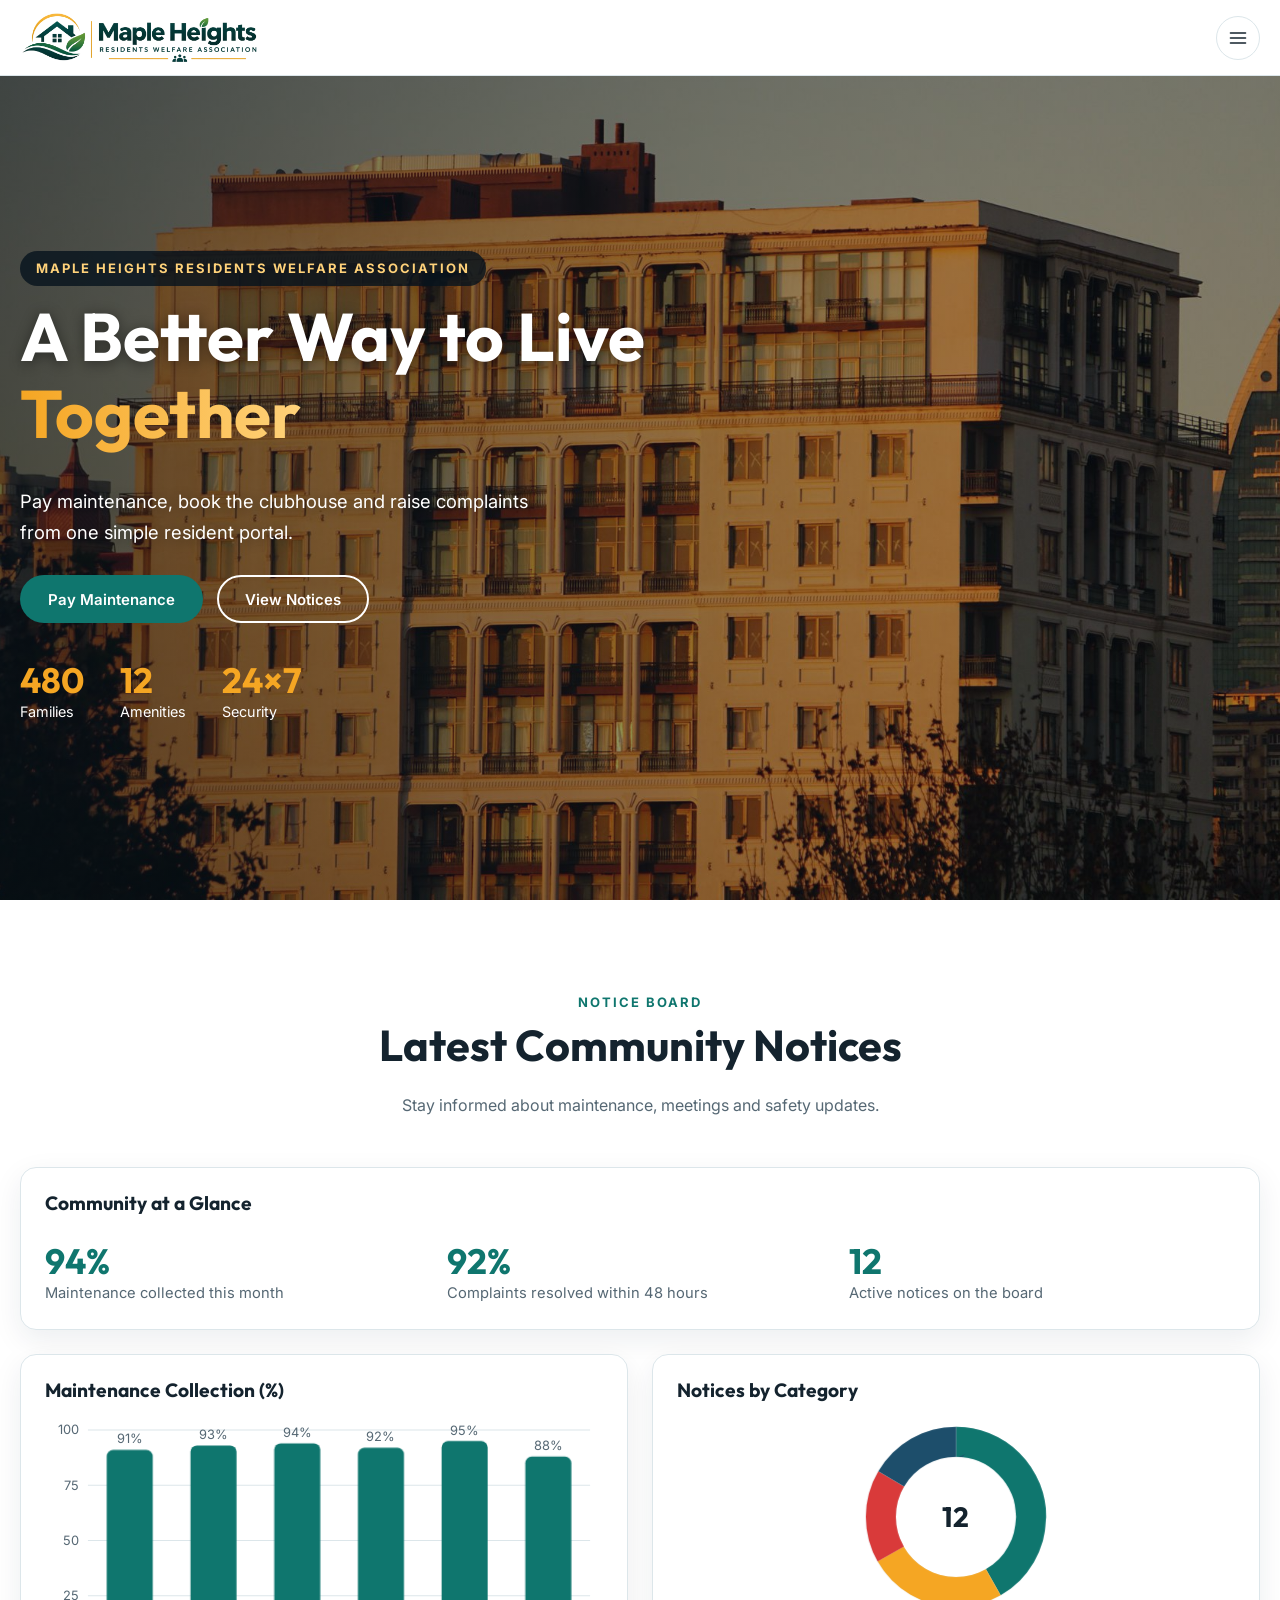
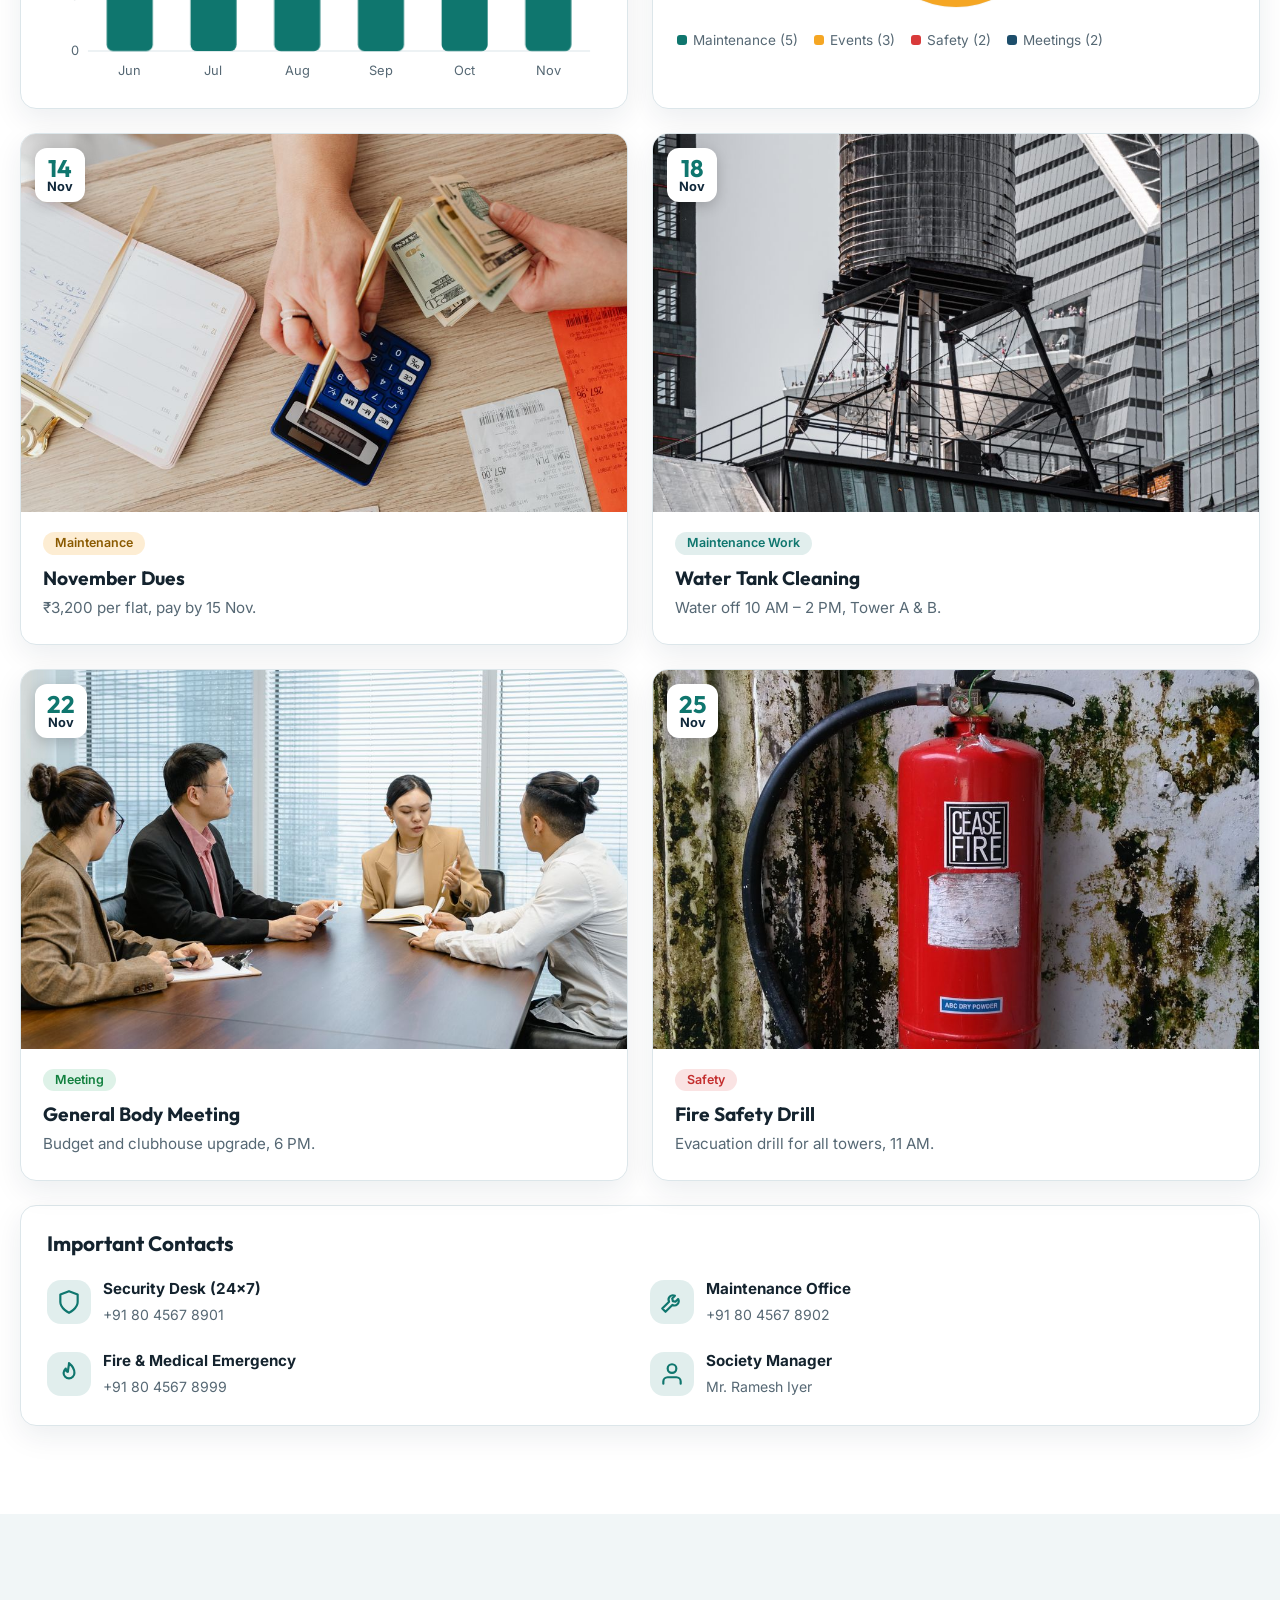
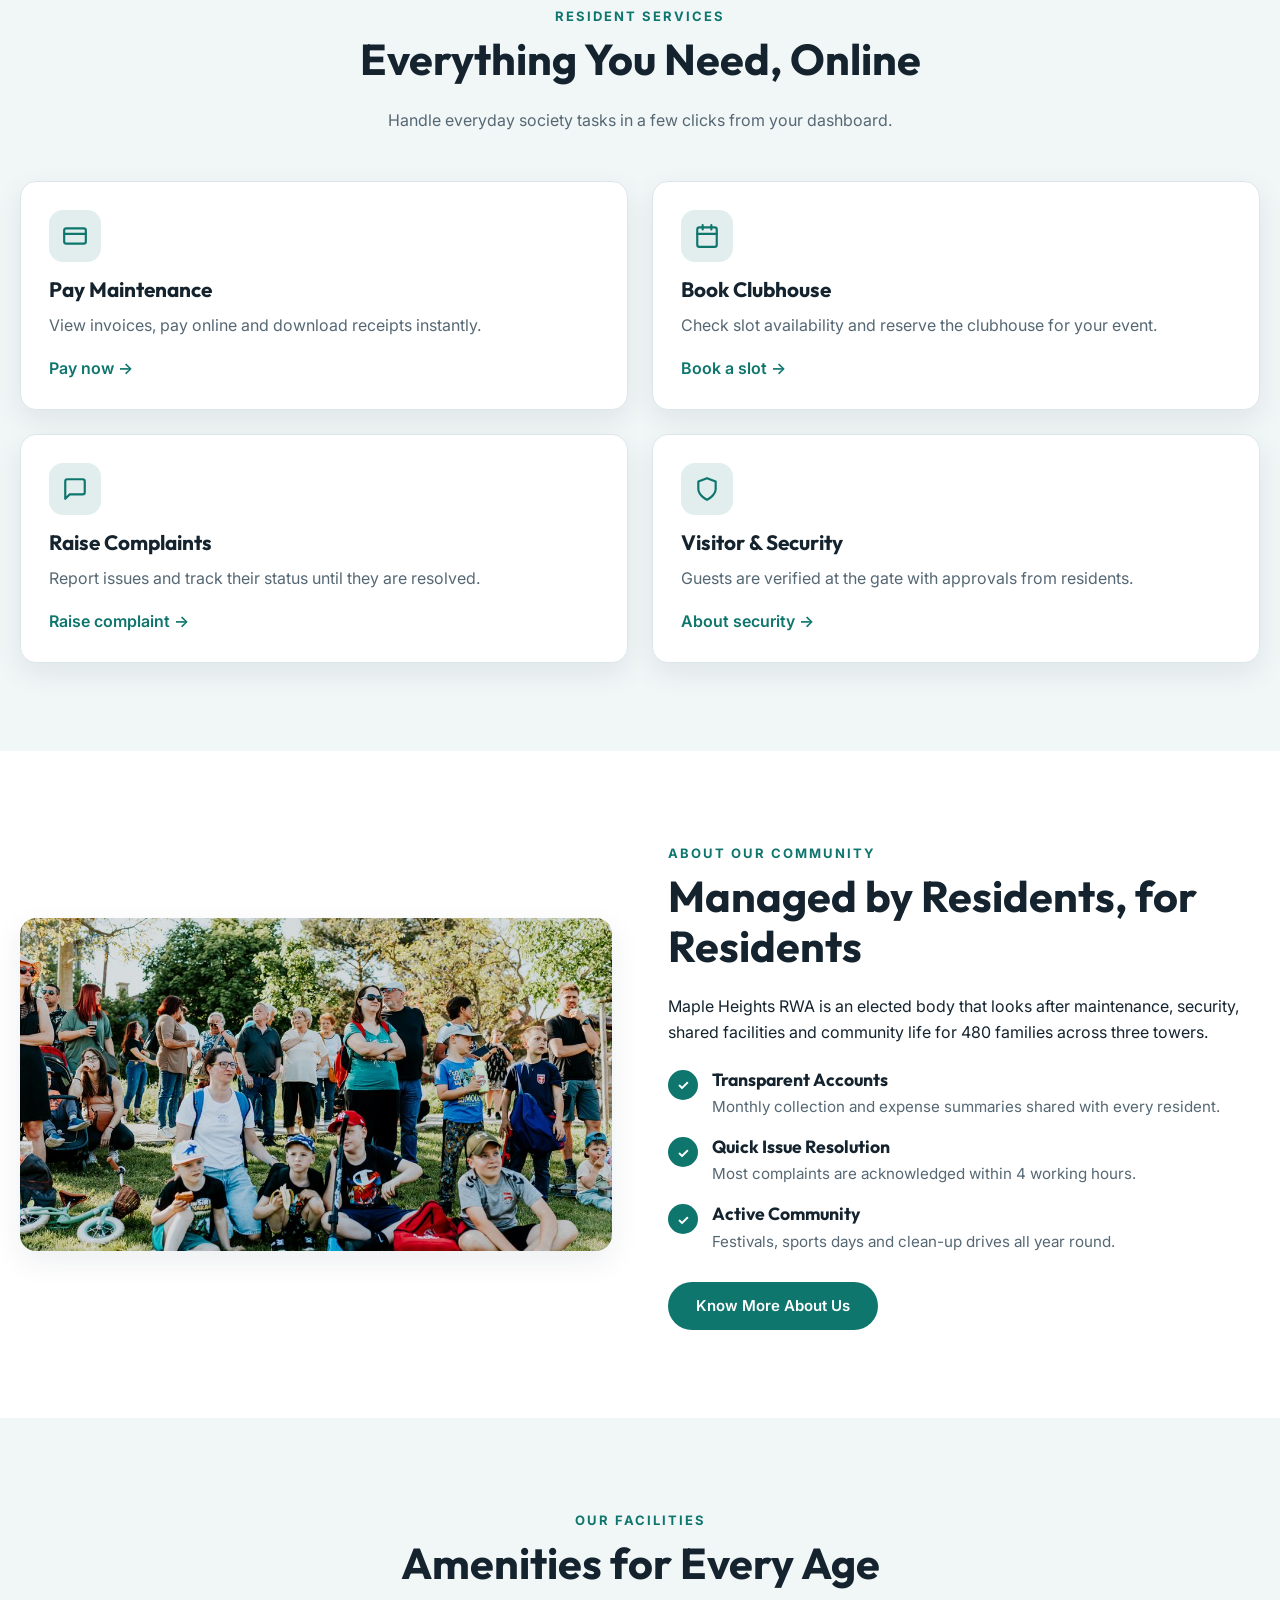
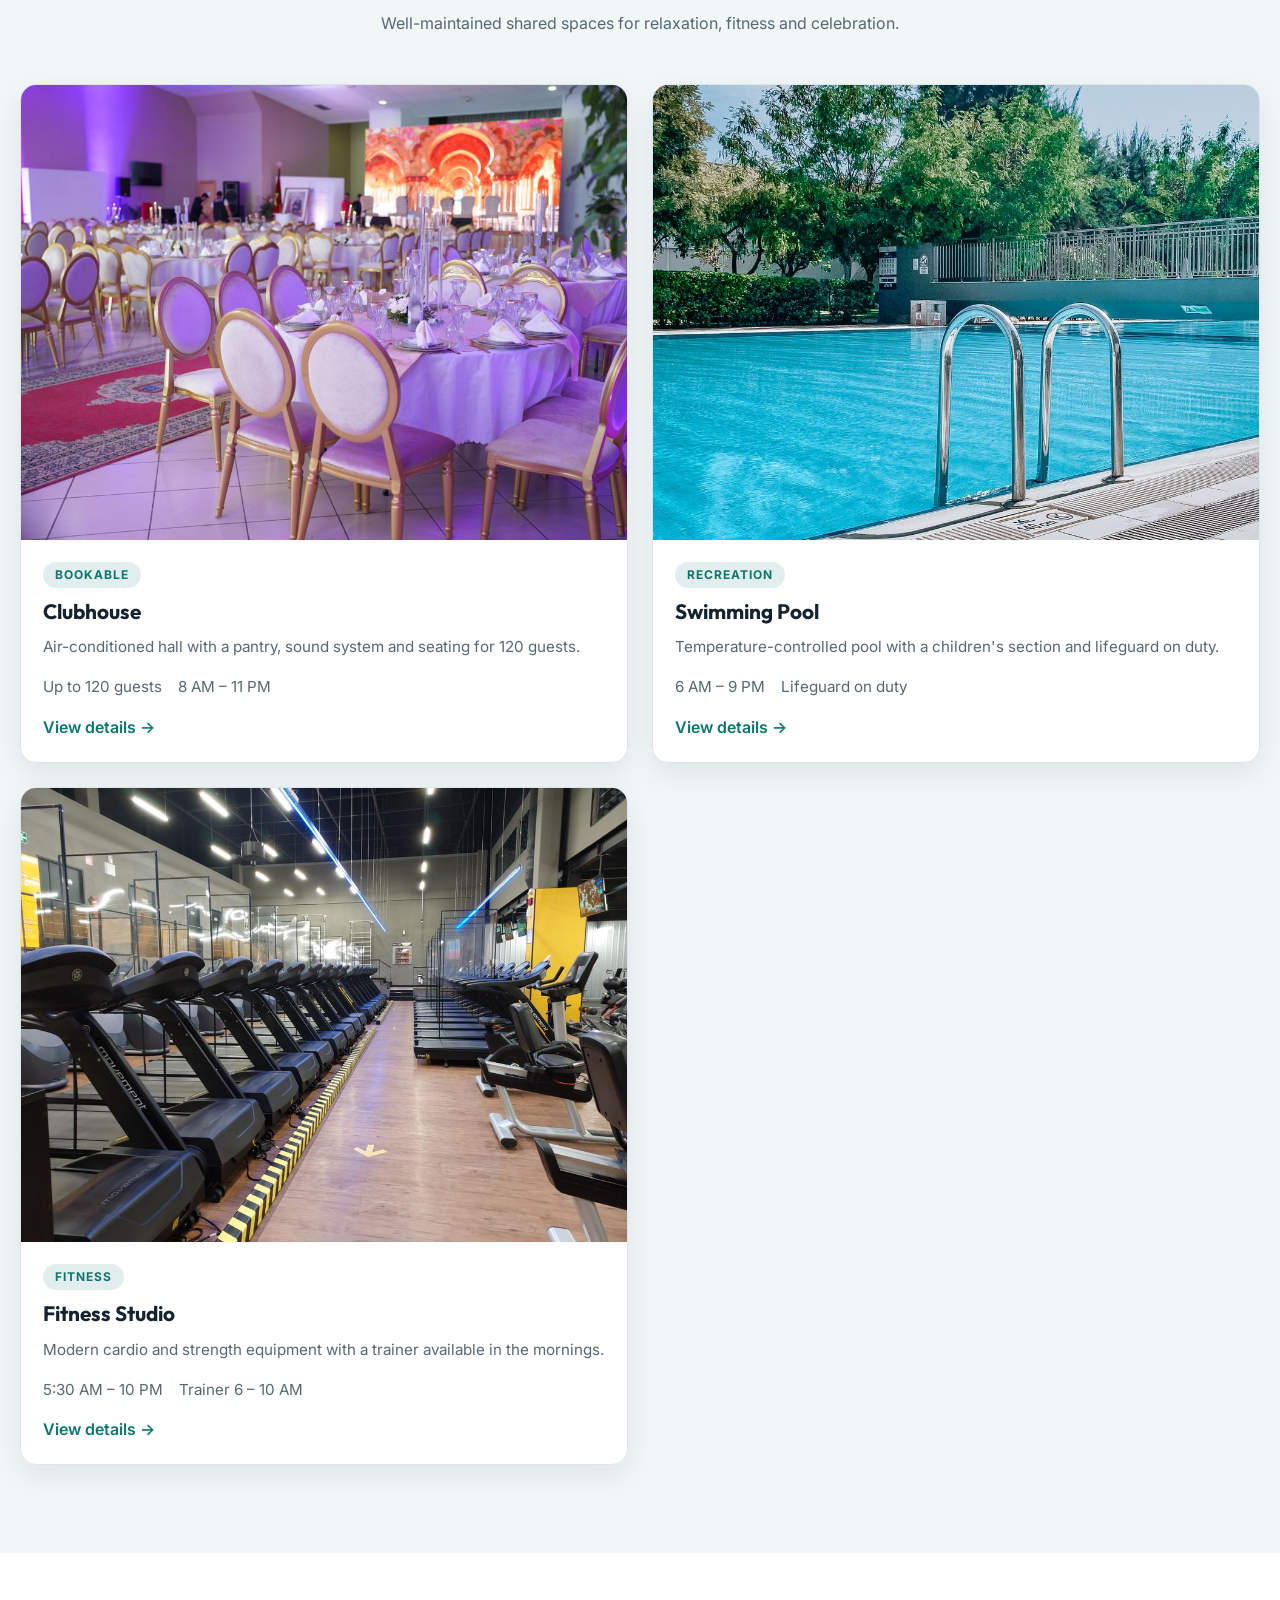
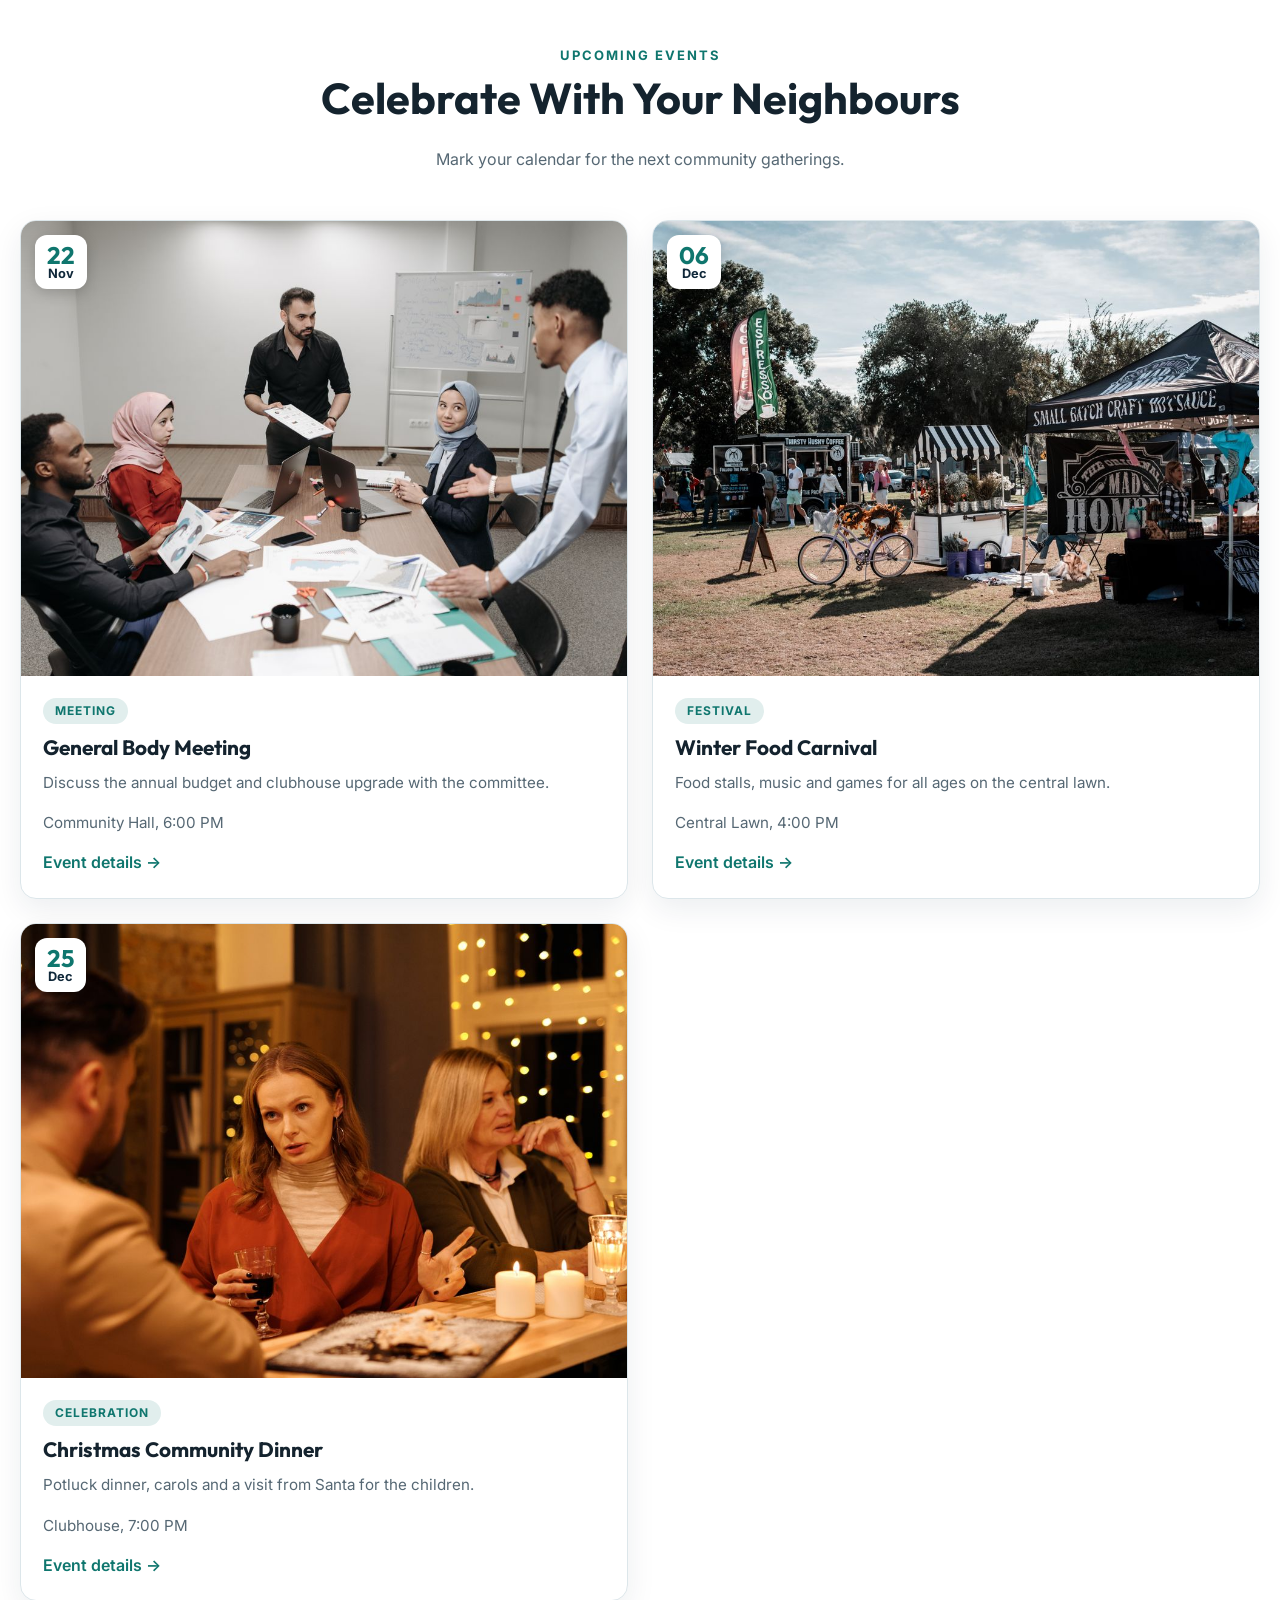
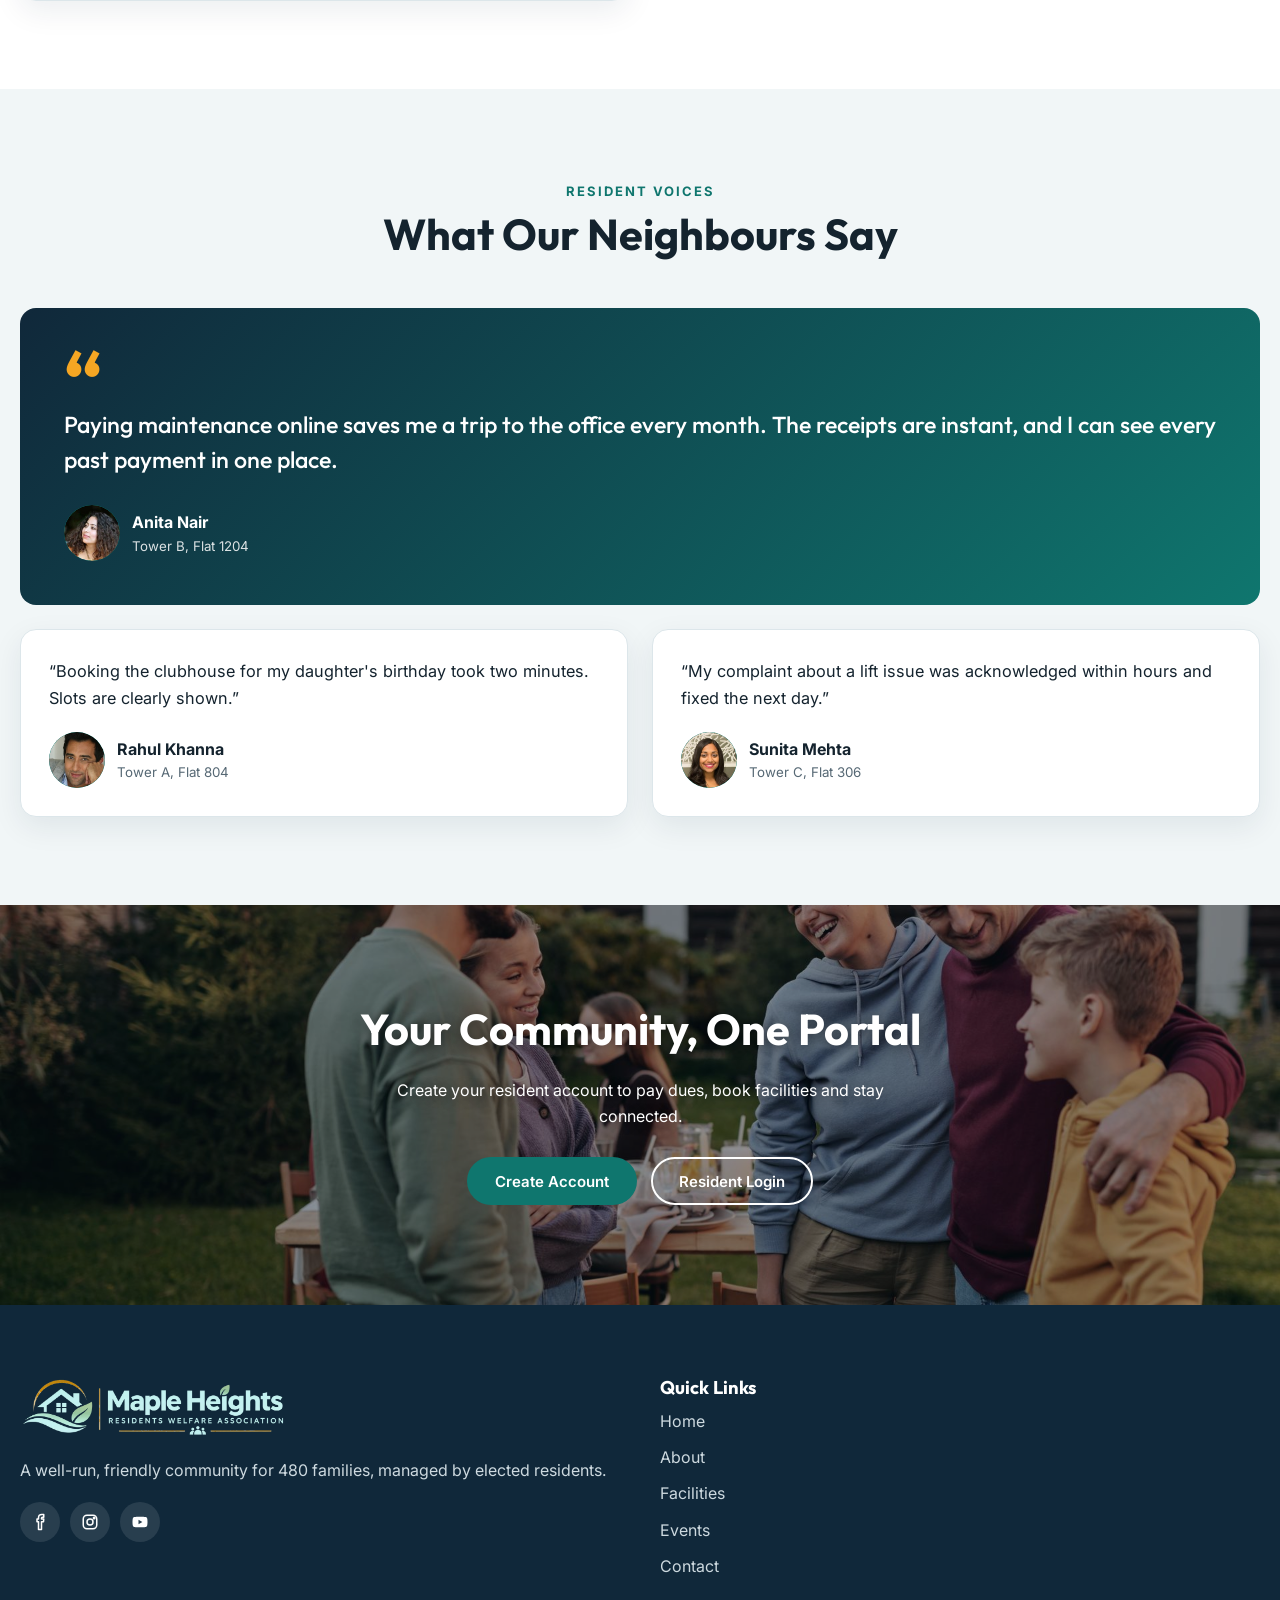
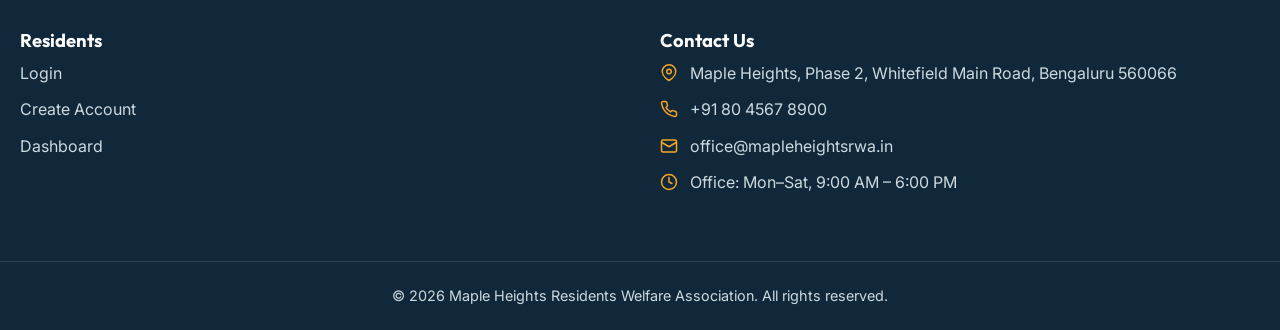
<file: index.html>
<!DOCTYPE html>
<html lang="en" data-theme="light" dir="ltr">
<head>
<meta charset="UTF-8">
<meta name="viewport" content="width=device-width,initial-scale=1">
<title>Maple Heights RWA | Home</title>
<meta name="description" content="Residents portal for Maple Heights: notices, maintenance payments, clubhouse booking and complaints.">
<link rel="icon" href="favicon.ico" sizes="any">
<link rel="icon" type="image/png" sizes="32x32" href="assets/images/favicon-32.png">
<link rel="icon" type="image/png" sizes="256x256" href="assets/images/favicon-256.png">
<link rel="apple-touch-icon" href="assets/images/apple-touch-icon.png">
<meta name="theme-color" content="#0f766e">
<link rel="preconnect" href="https://fonts.googleapis.com">
<link rel="preconnect" href="https://fonts.gstatic.com" crossorigin>
<link href="https://fonts.googleapis.com/css2?family=Outfit:wght@500;600;700&family=Inter:wght@400;500;600&display=swap" rel="stylesheet">
<link rel="stylesheet" href="assets/css/style.css">

<link rel="stylesheet" href="assets/css/responsive.css">
<link rel="stylesheet" href="assets/css/animations.css">
<script src="assets/js/main.js"></script>
</head>
<body>
<header class="site-header">
  <div class="container nav-inner">
    <a href="index.html" class="brand" aria-label="Maple Heights RWA home"><img class="brand-logo" src="assets/images/logo.png" alt="Maple Heights Residents Welfare Association" width="900" height="203"></a>
    <button class="icon-btn menu-toggle" aria-label="Open menu" aria-expanded="false"><svg class="icon-open" viewBox="0 0 24 24" fill="none" stroke="currentColor" stroke-width="2" stroke-linecap="round"><path d="M3 6h18M3 12h18M3 18h18"/></svg><svg class="icon-close" viewBox="0 0 24 24" fill="none" stroke="currentColor" stroke-width="2" stroke-linecap="round"><path d="M6 6l12 12M18 6 6 18"/></svg></button>
    <nav class="main-nav" aria-label="Main">
      <ul class="nav-links">
        <li class="has-dd"><button class="nav-link dd-toggle active" aria-expanded="false">Home <svg width="12" height="12" viewBox="0 0 12 12" fill="none" stroke="currentColor" stroke-width="2"><path d="m2 4 4 4 4-4"/></svg></button>
          <div class="dd-menu"><a href="index.html" class="active">Home 1</a><a href="home-2.html">Home 2</a></div></li>
        <li><a class="nav-link" href="about.html">About</a></li><li><a class="nav-link" href="facilities.html">Facilities</a></li><li><a class="nav-link" href="events.html">Events</a></li><li><a class="nav-link" href="contact.html">Contact</a></li><li><a class="nav-link" href="dashboard.html">Dashboard</a></li>
      </ul>
      <div class="nav-actions"><div class="nav-tools"><button class="icon-btn" data-theme-toggle aria-label="Toggle light or dark mode"><svg class="icon-moon" viewBox="0 0 24 24" fill="none" stroke="currentColor" stroke-width="2" stroke-linecap="round" stroke-linejoin="round" aria-hidden="true"><path d="M21 12.8A9 9 0 1 1 11.2 3a7 7 0 0 0 9.8 9.8z"/></svg><svg class="icon-sun" viewBox="0 0 24 24" fill="none" stroke="currentColor" stroke-width="2" stroke-linecap="round" stroke-linejoin="round" aria-hidden="true"><circle cx="12" cy="12" r="4"/><path d="M12 2v2M12 20v2M4.9 4.9l1.4 1.4M17.7 17.7l1.4 1.4M2 12h2M20 12h2M4.9 19.1l1.4-1.4M17.7 6.3l1.4-1.4"/></svg></button><button class="icon-btn" data-dir-toggle aria-label="Toggle left-to-right or right-to-left">RTL</button></div><a href="login.html" class="btn btn-outline btn-nav">Login</a><a href="facilities.html#clubhouse" class="btn btn-primary btn-nav">Book Clubhouse</a></div>
    </nav>
  </div>
</header>
<main>
<!-- 1. HERO -->
<section class="hero hero-home" style="--hero-img:url('../images/pexels-19803911.jpg')">
  <div class="container"><div class="hero-copy">
    <span class="eyebrow">Maple Heights Residents Welfare Association</span>
    <h1>A Better Way to Live <span>Together</span></h1>
    <p>Pay maintenance, book the clubhouse and raise complaints from one simple resident portal.</p>
    <div class="hero-actions"><a href="login.html" class="btn btn-primary">Pay Maintenance</a><a href="#notices" class="btn btn-ghost">View Notices</a></div>
    <div class="hero-stats"><div><strong>480</strong><span>Families</span></div><div><strong>12</strong><span>Amenities</span></div><div><strong>24×7</strong><span>Security</span></div></div>
  </div></div>
</section>

<!-- 2. NOTICES -->
<section class="section" id="notices">
  <div class="container">
    <div class="section-head"><span class="eyebrow">Notice Board</span><h2>Latest Community Notices</h2><p>Stay informed about maintenance, meetings and safety updates.</p></div>
    <div class="board-top">
      <div class="panel glance"><h3>Community at a Glance</h3>
        <div><strong>94%</strong><span>Maintenance collected this month</span></div>
        <div><strong>92%</strong><span>Complaints resolved within 48 hours</span></div>
        <div><strong>12</strong><span>Active notices on the board</span></div></div>
      <div class="panel"><h3>Maintenance Collection (%)</h3><svg class="chart" viewBox="0 0 520 250" role="img" aria-label="Maintenance collection by month"><line class="gl" x1="40" x2="508" y1="14.0" y2="14.0"/><text x="32" y="18.0" text-anchor="end">100</text><line class="gl" x1="40" x2="508" y1="65.5" y2="65.5"/><text x="32" y="69.5" text-anchor="end">75</text><line class="gl" x1="40" x2="508" y1="117.0" y2="117.0"/><text x="32" y="121.0" text-anchor="end">50</text><line class="gl" x1="40" x2="508" y1="168.5" y2="168.5"/><text x="32" y="172.5" text-anchor="end">25</text><line class="gl" x1="40" x2="508" y1="220.0" y2="220.0"/><text x="32" y="224.0" text-anchor="end">0</text><rect x="57.5" y="32.5" width="42.9" height="187.5" rx="6" style="fill:var(--brand)"><title>Jun: 91%</title></rect><text x="79.0" y="26.5" text-anchor="middle">91%</text><text x="79.0" y="242" text-anchor="middle">Jun</text><rect x="135.6" y="28.4" width="42.9" height="191.6" rx="6" style="fill:var(--brand)"><title>Jul: 93%</title></rect><text x="157.0" y="22.4" text-anchor="middle">93%</text><text x="157.0" y="242" text-anchor="middle">Jul</text><rect x="213.6" y="26.4" width="42.9" height="193.6" rx="6" style="fill:var(--brand)"><title>Aug: 94%</title></rect><text x="235.0" y="20.4" text-anchor="middle">94%</text><text x="235.0" y="242" text-anchor="middle">Aug</text><rect x="291.6" y="30.5" width="42.9" height="189.5" rx="6" style="fill:var(--brand)"><title>Sep: 92%</title></rect><text x="313.0" y="24.5" text-anchor="middle">92%</text><text x="313.0" y="242" text-anchor="middle">Sep</text><rect x="369.6" y="24.3" width="42.9" height="195.7" rx="6" style="fill:var(--brand)"><title>Oct: 95%</title></rect><text x="391.0" y="18.3" text-anchor="middle">95%</text><text x="391.0" y="242" text-anchor="middle">Oct</text><rect x="447.6" y="38.7" width="42.9" height="181.3" rx="6" style="fill:var(--brand)"><title>Nov: 88%</title></rect><text x="469.0" y="32.7" text-anchor="middle">88%</text><text x="469.0" y="242" text-anchor="middle">Nov</text></svg></div>
      <div class="panel"><h3>Notices by Category</h3><svg class="chart" viewBox="0 0 520 190" role="img" aria-label="Notices by category"><g transform="translate(260 95) rotate(-90)"><circle r="70" fill="none" style="stroke:var(--border)" stroke-width="28"/><circle r="70" fill="none" style="stroke:var(--brand)" stroke-width="28" stroke-dasharray="183.3 256.6" stroke-dashoffset="0.0"><title>Maintenance: 5</title></circle><circle r="70" fill="none" style="stroke:var(--accent)" stroke-width="28" stroke-dasharray="110.0 329.9" stroke-dashoffset="-183.3"><title>Events: 3</title></circle><circle r="70" fill="none" style="stroke:#d93a3a" stroke-width="28" stroke-dasharray="73.3 366.5" stroke-dashoffset="-293.2"><title>Safety: 2</title></circle><circle r="70" fill="none" style="stroke:#1d4e6b" stroke-width="28" stroke-dasharray="73.3 366.5" stroke-dashoffset="-366.5"><title>Meetings: 2</title></circle></g><text x="260" y="104" text-anchor="middle" style="font:700 26px Outfit,sans-serif;fill:var(--text)">12</text></svg><div class="legend"><span><i style="background:var(--brand)"></i>Maintenance (5)</span><span><i style="background:var(--accent)"></i>Events (3)</span><span><i style="background:#d93a3a"></i>Safety (2)</span><span><i style="background:#1d4e6b"></i>Meetings (2)</span></div></div>
    </div>
    <div class="grid grid-4 notice-cards"><article class="card ncard"><div class="media" role="img" aria-label="Maintenance bills and calculator" style="--img:url('../images/pexels-5900233.jpg')"><div class="badge"><strong>14</strong>Nov</div></div><div class="card-body"><span class="pill warn">Maintenance</span><h3>November Dues</h3><p>&#8377;3,200 per flat, pay by 15 Nov.</p></div></article><article class="card ncard"><div class="media" role="img" aria-label="Water tank on a building roof" style="--img:url('../images/pexels-12404788.jpg')"><div class="badge"><strong>18</strong>Nov</div></div><div class="card-body"><span class="pill ">Maintenance Work</span><h3>Water Tank Cleaning</h3><p>Water off 10 AM &ndash; 2 PM, Tower A &amp; B.</p></div></article><article class="card ncard"><div class="media" role="img" aria-label="Residents meeting in a conference room" style="--img:url('../images/pexels-7643900.jpg')"><div class="badge"><strong>22</strong>Nov</div></div><div class="card-body"><span class="pill ok">Meeting</span><h3>General Body Meeting</h3><p>Budget and clubhouse upgrade, 6 PM.</p></div></article><article class="card ncard"><div class="media" role="img" aria-label="Fire extinguisher on a wall" style="--img:url('../images/pexels-4381988.jpg')"><div class="badge"><strong>25</strong>Nov</div></div><div class="card-body"><span class="pill bad">Safety</span><h3>Fire Safety Drill</h3><p>Evacuation drill for all towers, 11 AM.</p></div></article></div>
    <div class="panel strip-contacts"><h3>Important Contacts</h3><div class="cstrip"><div class="ico"><svg viewBox="0 0 24 24" fill="none" stroke="currentColor" stroke-width="2" stroke-linecap="round" stroke-linejoin="round" aria-hidden="true"><path d="M12 22s8-4 8-10V5l-8-3-8 3v7c0 6 8 10 8 10z"/></svg></div><div><strong>Security Desk (24×7)</strong><span>+91 80 4567 8901</span></div></div><div class="cstrip"><div class="ico"><svg viewBox="0 0 24 24" fill="none" stroke="currentColor" stroke-width="2" stroke-linecap="round" stroke-linejoin="round" aria-hidden="true"><path d="M14.7 6.3a4 4 0 0 0-5.4 5.4L3 18l3 3 6.3-6.3a4 4 0 0 0 5.4-5.4l-2.5 2.5-2.4-.6-.6-2.4z"/></svg></div><div><strong>Maintenance Office</strong><span>+91 80 4567 8902</span></div></div><div class="cstrip"><div class="ico"><svg viewBox="0 0 24 24" fill="none" stroke="currentColor" stroke-width="2" stroke-linecap="round" stroke-linejoin="round" aria-hidden="true"><path d="M12 2s5 4 5 9a5 5 0 0 1-10 0c0-2 1-3 2-4 0 2 1 3 2 3 0-3 1-5 1-8z"/></svg></div><div><strong>Fire &amp; Medical Emergency</strong><span>+91 80 4567 8999</span></div></div><div class="cstrip"><div class="ico"><svg viewBox="0 0 24 24" fill="none" stroke="currentColor" stroke-width="2" stroke-linecap="round" stroke-linejoin="round" aria-hidden="true"><path d="M20 21v-2a4 4 0 0 0-4-4H8a4 4 0 0 0-4 4v2"/><circle cx="12" cy="7" r="4"/></svg></div><div><strong>Society Manager</strong><span>Mr. Ramesh Iyer</span></div></div></div>
  </div>
</section>

<!-- 3. SERVICES -->
<section class="section section-alt">
  <div class="container">
    <div class="section-head"><span class="eyebrow">Resident Services</span><h2>Everything You Need, Online</h2><p>Handle everyday society tasks in a few clicks from your dashboard.</p></div>
    <div class="grid grid-4">
      <div class="svc"><div class="ico"><svg viewBox="0 0 24 24" fill="none" stroke="currentColor" stroke-width="2" stroke-linecap="round" stroke-linejoin="round" aria-hidden="true"><rect x="2" y="5" width="20" height="14" rx="2"/><path d="M2 10h20"/></svg></div><h3>Pay Maintenance</h3><p>View invoices, pay online and download receipts instantly.</p><a href="login.html" class="link-more">Pay now &rarr;</a></div>
      <div class="svc"><div class="ico"><svg viewBox="0 0 24 24" fill="none" stroke="currentColor" stroke-width="2" stroke-linecap="round" stroke-linejoin="round" aria-hidden="true"><rect x="3" y="4" width="18" height="18" rx="2"/><path d="M16 2v4M8 2v4M3 10h18"/></svg></div><h3>Book Clubhouse</h3><p>Check slot availability and reserve the clubhouse for your event.</p><a href="facilities.html#clubhouse" class="link-more">Book a slot &rarr;</a></div>
      <div class="svc"><div class="ico"><svg viewBox="0 0 24 24" fill="none" stroke="currentColor" stroke-width="2" stroke-linecap="round" stroke-linejoin="round" aria-hidden="true"><path d="M21 15a2 2 0 0 1-2 2H7l-4 4V5a2 2 0 0 1 2-2h14a2 2 0 0 1 2 2z"/></svg></div><h3>Raise Complaints</h3><p>Report issues and track their status until they are resolved.</p><a href="login.html" class="link-more">Raise complaint &rarr;</a></div>
      <div class="svc"><div class="ico"><svg viewBox="0 0 24 24" fill="none" stroke="currentColor" stroke-width="2" stroke-linecap="round" stroke-linejoin="round" aria-hidden="true"><path d="M12 22s8-4 8-10V5l-8-3-8 3v7c0 6 8 10 8 10z"/></svg></div><h3>Visitor &amp; Security</h3><p>Guests are verified at the gate with approvals from residents.</p><a href="about.html" class="link-more">About security &rarr;</a></div>
    </div>
  </div>
</section>

<!-- 4. ABOUT -->
<section class="section">
  <div class="container split">
    <div class="media wide" role="img" aria-label="Residents gathered in the community garden" style="--img:url('../images/pexels-31874011.jpg')"></div>
    <div>
      <span class="eyebrow">About Our Community</span><h2>Managed by Residents, for Residents</h2>
      <p>Maple Heights RWA is an elected body that looks after maintenance, security, shared facilities and community life for 480 families across three towers.</p>
      <ul class="check-list">
        <li><span class="tick">&#10003;</span><div><h4>Transparent Accounts</h4><p>Monthly collection and expense summaries shared with every resident.</p></div></li>
        <li><span class="tick">&#10003;</span><div><h4>Quick Issue Resolution</h4><p>Most complaints are acknowledged within 4 working hours.</p></div></li>
        <li><span class="tick">&#10003;</span><div><h4>Active Community</h4><p>Festivals, sports days and clean-up drives all year round.</p></div></li>
      </ul>
      <a href="about.html" class="btn btn-primary">Know More About Us</a>
    </div>
  </div>
</section>

<!-- 5. FACILITIES -->
<section class="section section-alt">
  <div class="container">
    <div class="section-head"><span class="eyebrow">Our Facilities</span><h2>Amenities for Every Age</h2><p>Well-maintained shared spaces for relaxation, fitness and celebration.</p></div>
    <div class="grid grid-3">
      <article class="card"><div class="media " role="img" aria-label="Clubhouse hall" style="--img:url('../images/pexels-35017879.jpg')"></div><div class="card-body"><span class="tag">Bookable</span><h3>Clubhouse</h3><p>Air-conditioned hall with a pantry, sound system and seating for 120 guests.</p><p class="meta"><span>Up to 120 guests</span><span>8 AM – 11 PM</span></p><a href="facilities.html" class="link-more">View details &rarr;</a></div></article>
      <article class="card"><div class="media " role="img" aria-label="Swimming pool" style="--img:url('../images/pexels-30463419.jpg')"></div><div class="card-body"><span class="tag">Recreation</span><h3>Swimming Pool</h3><p>Temperature-controlled pool with a children's section and lifeguard on duty.</p><p class="meta"><span>6 AM – 9 PM</span><span>Lifeguard on duty</span></p><a href="facilities.html" class="link-more">View details &rarr;</a></div></article>
      <article class="card"><div class="media " role="img" aria-label="Fitness studio" style="--img:url('../images/pexels-12250460.jpg')"></div><div class="card-body"><span class="tag">Fitness</span><h3>Fitness Studio</h3><p>Modern cardio and strength equipment with a trainer available in the mornings.</p><p class="meta"><span>5:30 AM – 10 PM</span><span>Trainer 6 – 10 AM</span></p><a href="facilities.html" class="link-more">View details &rarr;</a></div></article>
    </div>
  </div>
</section>

<!-- 6. EVENTS -->
<section class="section">
  <div class="container">
    <div class="section-head"><span class="eyebrow">Upcoming Events</span><h2>Celebrate With Your Neighbours</h2><p>Mark your calendar for the next community gatherings.</p></div>
    <div class="grid grid-3">
      <article class="card"><div class="media " role="img" aria-label="General body meeting" style="--img:url('../images/pexels-7869128.jpg')"><div class="badge"><strong>22</strong>Nov</div></div><div class="card-body"><span class="tag">Meeting</span><h3>General Body Meeting</h3><p>Discuss the annual budget and clubhouse upgrade with the committee.</p><p class="meta"><span>Community Hall, 6:00 PM</span></p><a href="events.html" class="link-more">Event details &rarr;</a></div></article>
      <article class="card"><div class="media " role="img" aria-label="Food carnival" style="--img:url('../images/pexels-14494034.jpg')"><div class="badge"><strong>06</strong>Dec</div></div><div class="card-body"><span class="tag">Festival</span><h3>Winter Food Carnival</h3><p>Food stalls, music and games for all ages on the central lawn.</p><p class="meta"><span>Central Lawn, 4:00 PM</span></p><a href="events.html" class="link-more">Event details &rarr;</a></div></article>
      <article class="card"><div class="media " role="img" aria-label="Community dinner" style="--img:url('../images/pexels-5778898.jpg')"><div class="badge"><strong>25</strong>Dec</div></div><div class="card-body"><span class="tag">Celebration</span><h3>Christmas Community Dinner</h3><p>Potluck dinner, carols and a visit from Santa for the children.</p><p class="meta"><span>Clubhouse, 7:00 PM</span></p><a href="events.html" class="link-more">Event details &rarr;</a></div></article>
    </div>
  </div>
</section>

<!-- 7. VOICES -->
<section class="section section-alt">
  <div class="container">
    <div class="section-head"><span class="eyebrow">Resident Voices</span><h2>What Our Neighbours Say</h2></div>
    <div class="voices">
      <div class="voice-main"><span class="mark">&ldquo;</span><p>Paying maintenance online saves me a trip to the office every month. The receipts are instant, and I can see every past payment in one place.</p><footer><span class="avatar"><img src="assets/images/avatar-anita.jpg" alt="Anita Nair" width="200" height="200" loading="lazy"></span><div><strong>Anita Nair</strong><small>Tower B, Flat 1204</small></div></footer></div>
      <div class="voice-side">
        <div class="quote"><p>&ldquo;Booking the clubhouse for my daughter's birthday took two minutes. Slots are clearly shown.&rdquo;</p><footer><span class="avatar"><img src="assets/images/avatar-rahul.jpg" alt="Rahul Khanna" width="200" height="200" loading="lazy"></span><div><strong>Rahul Khanna</strong><small>Tower A, Flat 804</small></div></footer></div>
        <div class="quote"><p>&ldquo;My complaint about a lift issue was acknowledged within hours and fixed the next day.&rdquo;</p><footer><span class="avatar"><img src="assets/images/avatar-sunita.jpg" alt="Sunita Mehta" width="200" height="200" loading="lazy"></span><div><strong>Sunita Mehta</strong><small>Tower C, Flat 306</small></div></footer></div>
      </div>
    </div>
  </div>
</section>

<!-- 8. CTA -->
<section class="cta" style="--hero-img:url('../images/pexels-5638605.jpg')">
  <div class="container"><h2>Your Community, One Portal</h2><p>Create your resident account to pay dues, book facilities and stay connected.</p><div class="hero-actions"><a href="create-account.html" class="btn btn-primary">Create Account</a><a href="login.html" class="btn btn-ghost">Resident Login</a></div></div>
</section>
</main>

<footer class="site-footer">
  <div class="container footer-grid">
    <div><a href="index.html" class="brand" aria-label="Maple Heights RWA home"><img class="brand-logo" src="assets/images/logo-dark.png" alt="Maple Heights Residents Welfare Association" width="900" height="203"></a><p>A well-run, friendly community for 480 families, managed by elected residents.</p>
      <div class="footer-social"><a href="contact.html" aria-label="Facebook"><svg viewBox="0 0 24 24" fill="none" stroke="currentColor" stroke-width="2" stroke-linecap="round" stroke-linejoin="round" aria-hidden="true"><path d="M14 8V6.5c0-.7.2-1 1.1-1H17V2h-2.6C11.5 2 10 3.7 10 6.2V8H8v3.5h2V22h4V11.5h2.7L17 8z"/></svg></a><a href="contact.html" aria-label="Instagram"><svg viewBox="0 0 24 24" fill="none" stroke="currentColor" stroke-width="2" stroke-linecap="round" stroke-linejoin="round" aria-hidden="true"><rect x="3" y="3" width="18" height="18" rx="5"/><circle cx="12" cy="12" r="4"/><circle cx="17.5" cy="6.5" r="1" fill="currentColor"/></svg></a><a href="contact.html" aria-label="YouTube"><svg viewBox="0 0 24 24" fill="none" stroke="currentColor" stroke-width="2" stroke-linecap="round" stroke-linejoin="round" aria-hidden="true"><path d="M21.6 7.2a2.5 2.5 0 0 0-1.8-1.8C18.2 5 12 5 12 5s-6.2 0-7.8.4A2.5 2.5 0 0 0 2.4 7.2C2 8.8 2 12 2 12s0 3.2.4 4.8a2.5 2.5 0 0 0 1.8 1.8C5.8 19 12 19 12 19s6.2 0 7.8-.4a2.5 2.5 0 0 0 1.8-1.8c.4-1.6.4-4.8.4-4.8s0-3.2-.4-4.8zM10 15V9l5.2 3z" fill="currentColor" stroke="none"/></svg></a></div></div>
    <div><h4>Quick Links</h4><ul><li><a href="index.html">Home</a></li><li><a href="about.html">About</a></li><li><a href="facilities.html">Facilities</a></li><li><a href="events.html">Events</a></li><li><a href="contact.html">Contact</a></li></ul></div>
    <div><h4>Residents</h4><ul><li><a href="login.html">Login</a></li><li><a href="create-account.html">Create Account</a></li><li><a href="dashboard.html">Dashboard</a></li></ul></div>
    <div><h4>Contact Us</h4><ul class="footer-contact"><li><svg viewBox="0 0 24 24" fill="none" stroke="currentColor" stroke-width="2" stroke-linecap="round" stroke-linejoin="round" aria-hidden="true"><path d="M21 10c0 7-9 12-9 12S3 17 3 10a9 9 0 0 1 18 0z"/><circle cx="12" cy="10" r="3"/></svg><span>Maple Heights, Phase 2, Whitefield Main Road, Bengaluru 560066</span></li><li><svg viewBox="0 0 24 24" fill="none" stroke="currentColor" stroke-width="2" stroke-linecap="round" stroke-linejoin="round" aria-hidden="true"><path d="M22 16.9v3a2 2 0 0 1-2.2 2 19.8 19.8 0 0 1-8.6-3.1 19.5 19.5 0 0 1-6-6A19.8 19.8 0 0 1 2.1 4.2 2 2 0 0 1 4.1 2h3a2 2 0 0 1 2 1.7c.1 1 .4 1.9.7 2.8a2 2 0 0 1-.5 2.1L8 9.9a16 16 0 0 0 6 6l1.3-1.3a2 2 0 0 1 2.1-.4c.9.3 1.8.6 2.8.7a2 2 0 0 1 1.7 2z"/></svg><a href="tel:+918045678900">+91 80 4567 8900</a></li><li><svg viewBox="0 0 24 24" fill="none" stroke="currentColor" stroke-width="2" stroke-linecap="round" stroke-linejoin="round" aria-hidden="true"><rect x="2" y="4" width="20" height="16" rx="2"/><path d="m22 7-10 6L2 7"/></svg><a href="mailto:office@mapleheightsrwa.in">office@mapleheightsrwa.in</a></li><li><svg viewBox="0 0 24 24" fill="none" stroke="currentColor" stroke-width="2" stroke-linecap="round" stroke-linejoin="round" aria-hidden="true"><circle cx="12" cy="12" r="10"/><path d="M12 6v6l4 2"/></svg><span>Office: Mon–Sat, 9:00 AM – 6:00 PM</span></li></ul></div>
  </div>
  <div class="container footer-bottom">&copy; <span id="year">2026</span> Maple Heights Residents Welfare Association. All rights reserved.</div>
</footer>
<button class="back-top" aria-label="Back to top"><svg viewBox="0 0 24 24" fill="none" stroke="currentColor" stroke-width="2" stroke-linecap="round" stroke-linejoin="round" aria-hidden="true"><path d="m6 15 6-6 6 6"/></svg></button>
</body>
</html>
</file>
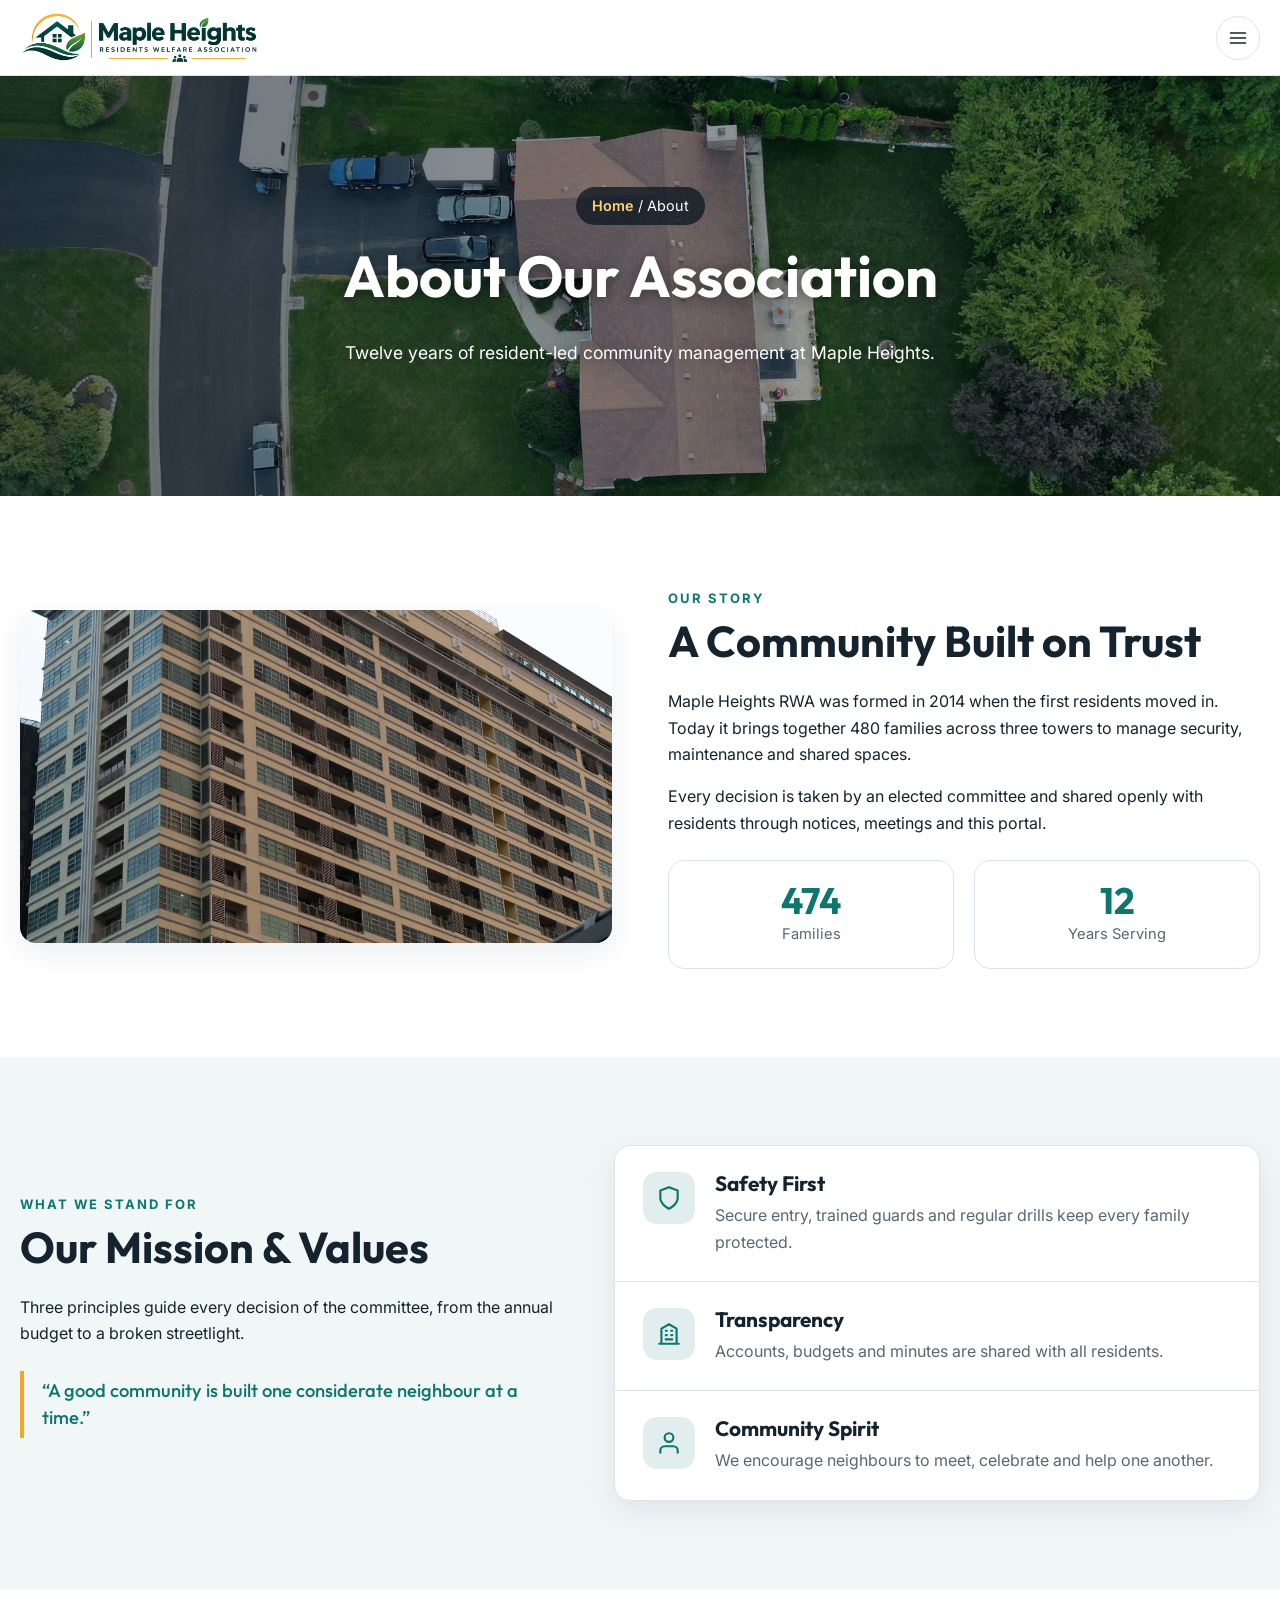
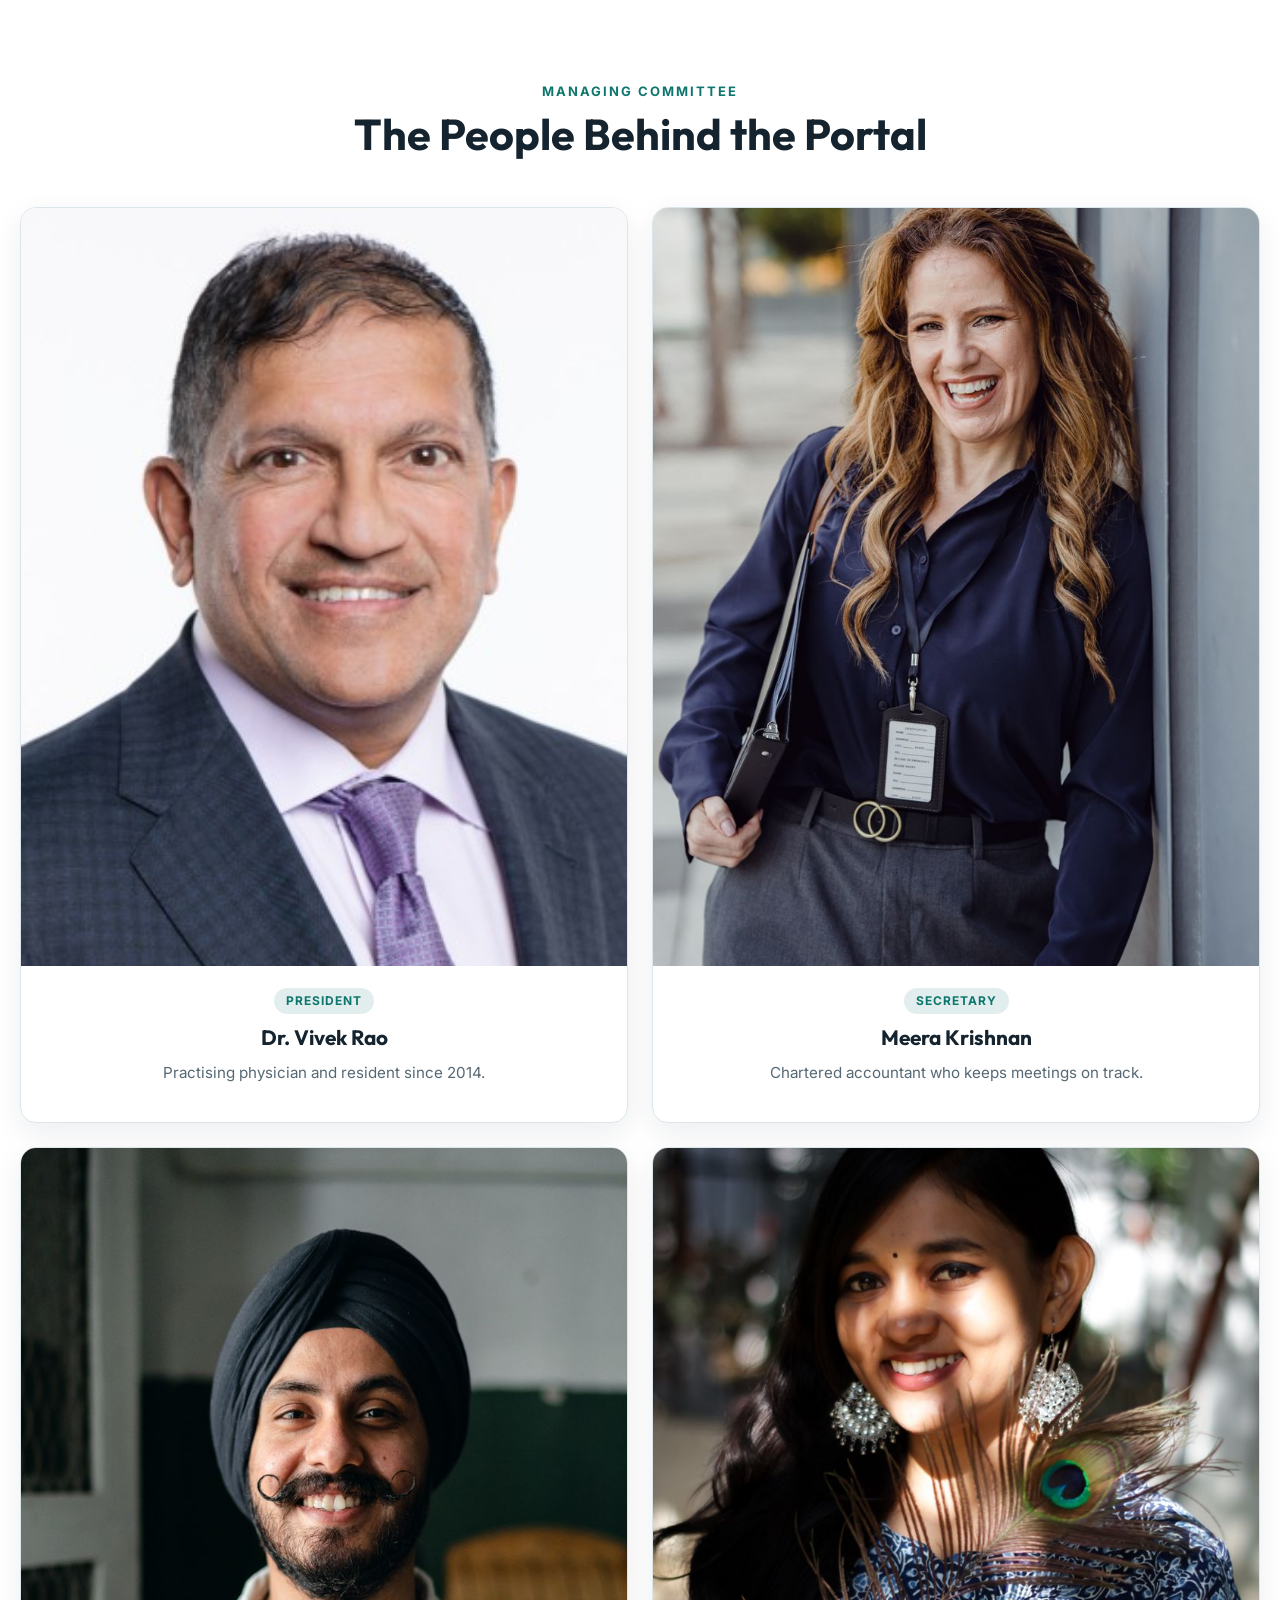
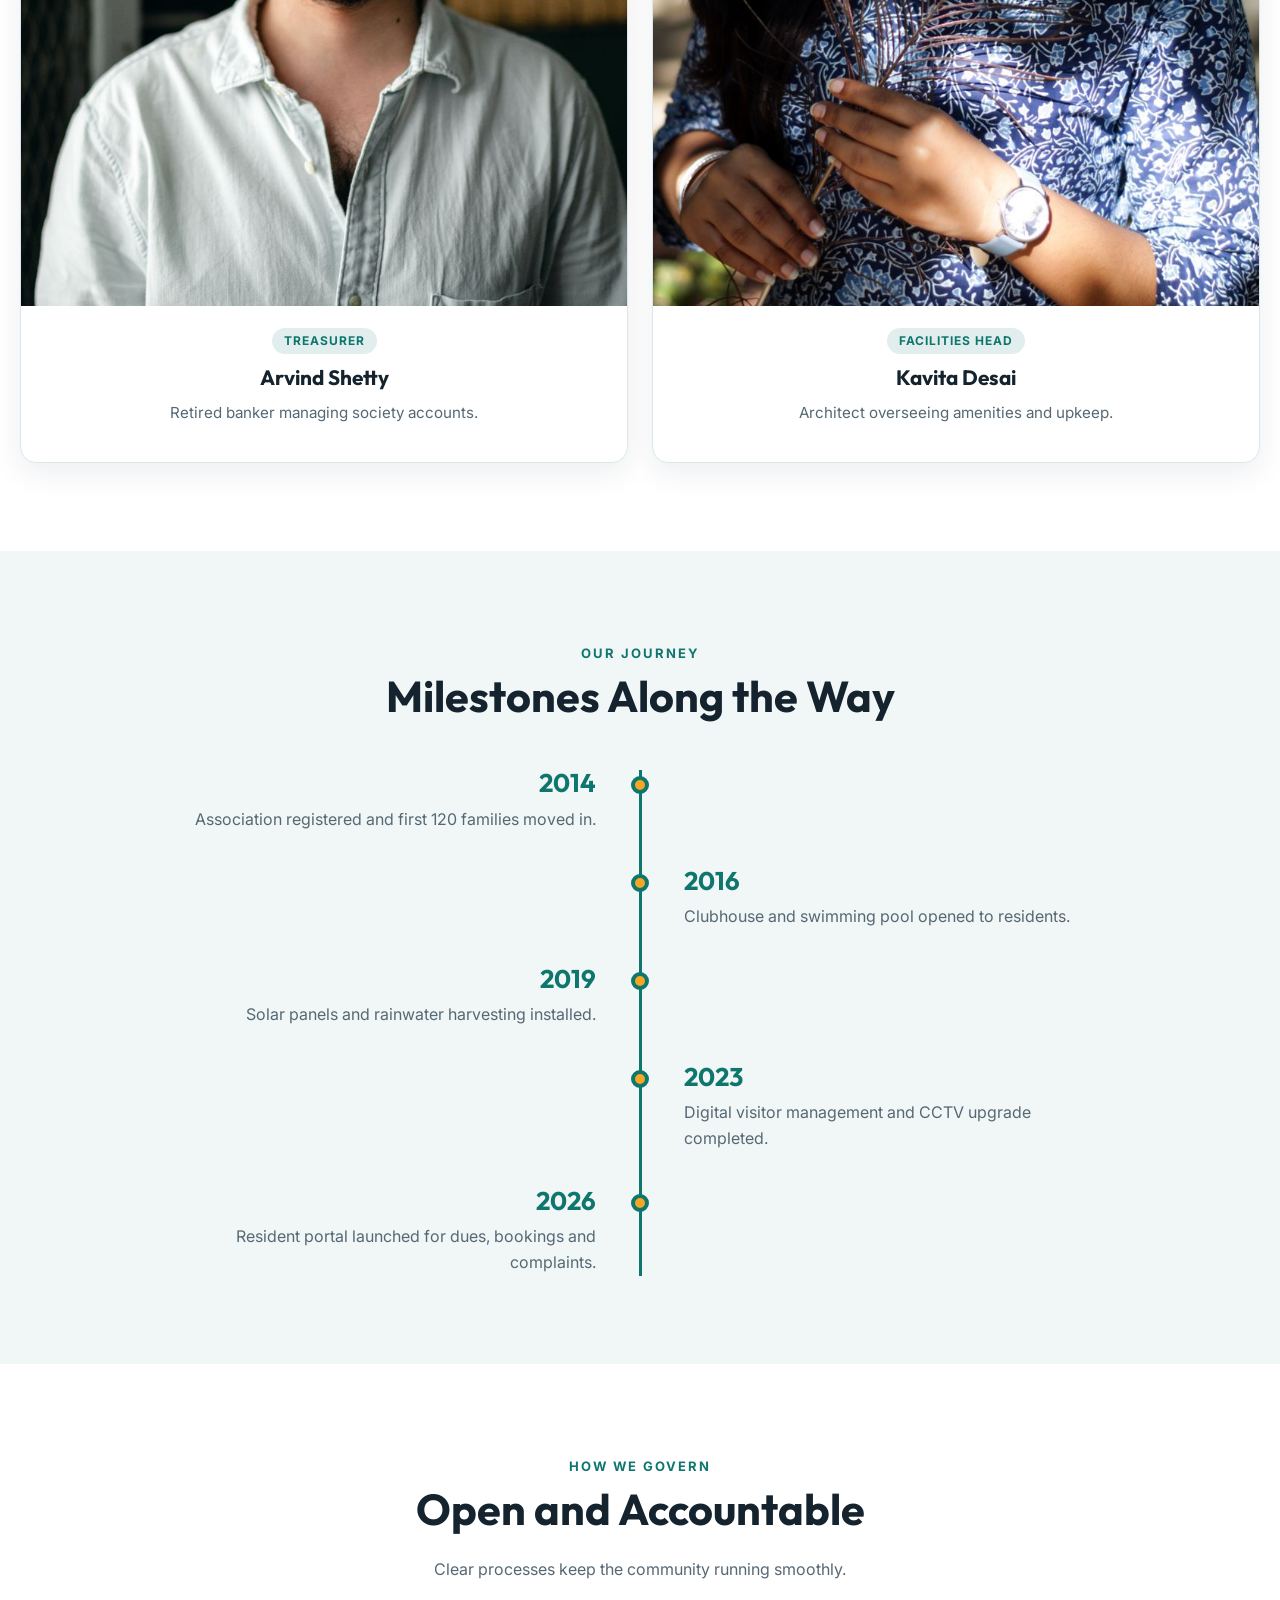
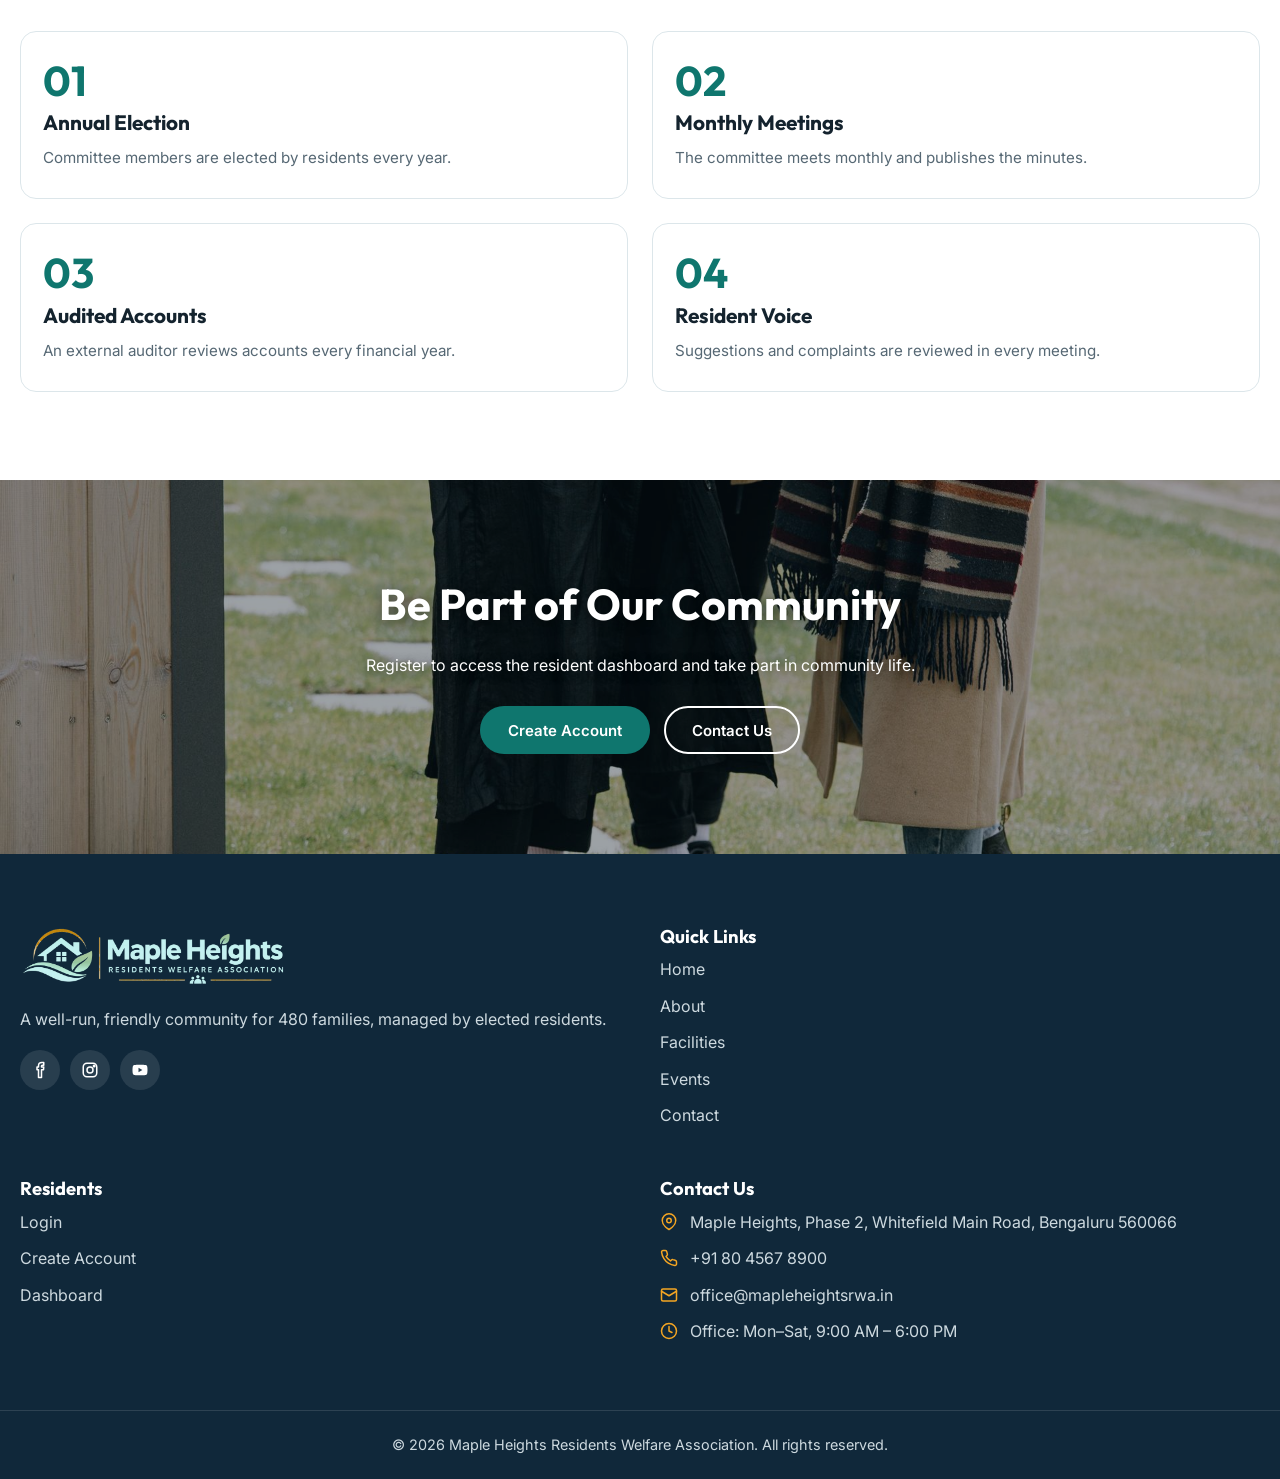
<file: about.html>
<!DOCTYPE html>
<html lang="en" data-theme="light" dir="ltr">
<head>
<meta charset="UTF-8">
<meta name="viewport" content="width=device-width,initial-scale=1">
<title>About | Maple Heights RWA</title>
<meta name="description" content="Learn about the Maple Heights Residents Welfare Association, its committee, values and journey.">
<link rel="icon" href="favicon.ico" sizes="any">
<link rel="icon" type="image/png" sizes="32x32" href="assets/images/favicon-32.png">
<link rel="icon" type="image/png" sizes="256x256" href="assets/images/favicon-256.png">
<link rel="apple-touch-icon" href="assets/images/apple-touch-icon.png">
<meta name="theme-color" content="#0f766e">
<link rel="preconnect" href="https://fonts.googleapis.com">
<link rel="preconnect" href="https://fonts.gstatic.com" crossorigin>
<link href="https://fonts.googleapis.com/css2?family=Outfit:wght@500;600;700&family=Inter:wght@400;500;600&display=swap" rel="stylesheet">
<link rel="stylesheet" href="assets/css/style.css">

<link rel="stylesheet" href="assets/css/responsive.css">
<link rel="stylesheet" href="assets/css/animations.css">
<script src="assets/js/main.js"></script>
</head>
<body>
<header class="site-header">
  <div class="container nav-inner">
    <a href="index.html" class="brand" aria-label="Maple Heights RWA home"><img class="brand-logo" src="assets/images/logo.png" alt="Maple Heights Residents Welfare Association" width="900" height="203"></a>
    <button class="icon-btn menu-toggle" aria-label="Open menu" aria-expanded="false"><svg class="icon-open" viewBox="0 0 24 24" fill="none" stroke="currentColor" stroke-width="2" stroke-linecap="round"><path d="M3 6h18M3 12h18M3 18h18"/></svg><svg class="icon-close" viewBox="0 0 24 24" fill="none" stroke="currentColor" stroke-width="2" stroke-linecap="round"><path d="M6 6l12 12M18 6 6 18"/></svg></button>
    <nav class="main-nav" aria-label="Main">
      <ul class="nav-links">
        <li class="has-dd"><button class="nav-link dd-toggle" aria-expanded="false">Home <svg width="12" height="12" viewBox="0 0 12 12" fill="none" stroke="currentColor" stroke-width="2"><path d="m2 4 4 4 4-4"/></svg></button>
          <div class="dd-menu"><a href="index.html">Home 1</a><a href="home-2.html">Home 2</a></div></li>
        <li><a class="nav-link active" href="about.html">About</a></li><li><a class="nav-link" href="facilities.html">Facilities</a></li><li><a class="nav-link" href="events.html">Events</a></li><li><a class="nav-link" href="contact.html">Contact</a></li><li><a class="nav-link" href="dashboard.html">Dashboard</a></li>
      </ul>
      <div class="nav-actions"><div class="nav-tools"><button class="icon-btn" data-theme-toggle aria-label="Toggle light or dark mode"><svg class="icon-moon" viewBox="0 0 24 24" fill="none" stroke="currentColor" stroke-width="2" stroke-linecap="round" stroke-linejoin="round" aria-hidden="true"><path d="M21 12.8A9 9 0 1 1 11.2 3a7 7 0 0 0 9.8 9.8z"/></svg><svg class="icon-sun" viewBox="0 0 24 24" fill="none" stroke="currentColor" stroke-width="2" stroke-linecap="round" stroke-linejoin="round" aria-hidden="true"><circle cx="12" cy="12" r="4"/><path d="M12 2v2M12 20v2M4.9 4.9l1.4 1.4M17.7 17.7l1.4 1.4M2 12h2M20 12h2M4.9 19.1l1.4-1.4M17.7 6.3l1.4-1.4"/></svg></button><button class="icon-btn" data-dir-toggle aria-label="Toggle left-to-right or right-to-left">RTL</button></div><a href="login.html" class="btn btn-outline btn-nav">Login</a><a href="facilities.html#clubhouse" class="btn btn-primary btn-nav">Book Clubhouse</a></div>
    </nav>
  </div>
</header>
<main>
<section class="page-hero" style="--hero-img:url('../images/pexels-21631295.jpg')">
  <div class="container"><div class="crumbs"><a href="index.html">Home</a> / About</div><h1>About Our Association</h1><p>Twelve years of resident-led community management at Maple Heights.</p></div>
</section>

<!-- 2. STORY -->
<section class="section">
  <div class="container split">
    <div class="media wide" role="img" aria-label="Maple Heights residential towers" style="--img:url('../images/pexels-11331661.jpg')"></div>
    <div>
      <span class="eyebrow">Our Story</span><h2>A Community Built on Trust</h2>
      <p>Maple Heights RWA was formed in 2014 when the first residents moved in. Today it brings together 480 families across three towers to manage security, maintenance and shared spaces.</p>
      <p>Every decision is taken by an elected committee and shared openly with residents through notices, meetings and this portal.</p>
      <div class="stat-row" style="grid-template-columns:repeat(2,minmax(0,1fr));margin-top:24px"><div class="stat"><strong>480</strong><span>Families</span></div><div class="stat"><strong>12</strong><span>Years Serving</span></div></div>
    </div>
  </div>
</section>

<!-- 3. VALUES -->
<section class="section section-alt">
  <div class="container values-split">
    <div>
      <span class="eyebrow">What We Stand For</span><h2>Our Mission &amp; Values</h2>
      <p>Three principles guide every decision of the committee, from the annual budget to a broken streetlight.</p>
      <p class="pull">&ldquo;A good community is built one considerate neighbour at a time.&rdquo;</p>
    </div>
    <div class="vrows">
      <div class="vrow"><div class="ico"><svg viewBox="0 0 24 24" fill="none" stroke="currentColor" stroke-width="2" stroke-linecap="round" stroke-linejoin="round" aria-hidden="true"><path d="M12 22s8-4 8-10V5l-8-3-8 3v7c0 6 8 10 8 10z"/></svg></div><div><h3>Safety First</h3><p>Secure entry, trained guards and regular drills keep every family protected.</p></div></div>
      <div class="vrow"><div class="ico"><svg viewBox="0 0 24 24" fill="none" stroke="currentColor" stroke-width="2" stroke-linecap="round" stroke-linejoin="round" aria-hidden="true"><path d="M3 21h18M5 21V7l7-4 7 4v14M9 9h1M14 9h1M9 13h1M14 13h1M9 17h6"/></svg></div><div><h3>Transparency</h3><p>Accounts, budgets and minutes are shared with all residents.</p></div></div>
      <div class="vrow"><div class="ico"><svg viewBox="0 0 24 24" fill="none" stroke="currentColor" stroke-width="2" stroke-linecap="round" stroke-linejoin="round" aria-hidden="true"><path d="M20 21v-2a4 4 0 0 0-4-4H8a4 4 0 0 0-4 4v2"/><circle cx="12" cy="7" r="4"/></svg></div><div><h3>Community Spirit</h3><p>We encourage neighbours to meet, celebrate and help one another.</p></div></div>
    </div>
  </div>
</section>

<!-- 4. COMMITTEE -->
<section class="section">
  <div class="container">
    <div class="section-head"><span class="eyebrow">Managing Committee</span><h2>The People Behind the Portal</h2></div>
    <div class="grid grid-4">
      <article class="card person"><div class="media tall" role="img" aria-label="Dr. Vivek Rao" style="--img:url('../images/president.jpg')"></div><div class="card-body"><span class="tag">President</span><h3>Dr. Vivek Rao</h3><p>Practising physician and resident since 2014.</p></div></article>
      <article class="card person"><div class="media tall" role="img" aria-label="Meera Krishnan" style="--img:url('../images/pexels-13801483.jpg')"></div><div class="card-body"><span class="tag">Secretary</span><h3>Meera Krishnan</h3><p>Chartered accountant who keeps meetings on track.</p></div></article>
      <article class="card person"><div class="media tall" role="img" aria-label="Arvind Shetty" style="--img:url('../images/pexels-4307884.jpg')"></div><div class="card-body"><span class="tag">Treasurer</span><h3>Arvind Shetty</h3><p>Retired banker managing society accounts.</p></div></article>
      <article class="card person"><div class="media tall" role="img" aria-label="Kavita Desai" style="--img:url('../images/pexels-15602468.jpg')"></div><div class="card-body"><span class="tag">Facilities Head</span><h3>Kavita Desai</h3><p>Architect overseeing amenities and upkeep.</p></div></article>
    </div>
  </div>
</section>

<!-- 5. TIMELINE -->
<section class="section section-alt">
  <div class="container">
    <div class="section-head"><span class="eyebrow">Our Journey</span><h2>Milestones Along the Way</h2></div>
    <ul class="timeline">
      <li><strong>2014</strong><p>Association registered and first 120 families moved in.</p></li>
      <li><strong>2016</strong><p>Clubhouse and swimming pool opened to residents.</p></li>
      <li><strong>2019</strong><p>Solar panels and rainwater harvesting installed.</p></li>
      <li><strong>2023</strong><p>Digital visitor management and CCTV upgrade completed.</p></li>
      <li><strong>2026</strong><p>Resident portal launched for dues, bookings and complaints.</p></li>
    </ul>
  </div>
</section>

<!-- 6. GOVERNANCE -->
<section class="section">
  <div class="container">
    <div class="section-head"><span class="eyebrow">How We Govern</span><h2>Open and Accountable</h2><p>Clear processes keep the community running smoothly.</p></div>
    <div class="steps">
      <div class="step"><h3>Annual Election</h3><p>Committee members are elected by residents every year.</p></div>
      <div class="step"><h3>Monthly Meetings</h3><p>The committee meets monthly and publishes the minutes.</p></div>
      <div class="step"><h3>Audited Accounts</h3><p>An external auditor reviews accounts every financial year.</p></div>
      <div class="step"><h3>Resident Voice</h3><p>Suggestions and complaints are reviewed in every meeting.</p></div>
    </div>
  </div>
</section>

<!-- 7. CTA -->
<section class="cta" style="--hero-img:url('../images/pexels-8962331.jpg')">
  <div class="container"><h2>Be Part of Our Community</h2><p>Register to access the resident dashboard and take part in community life.</p><div class="hero-actions"><a href="create-account.html" class="btn btn-primary">Create Account</a><a href="contact.html" class="btn btn-ghost">Contact Us</a></div></div>
</section>
</main>

<footer class="site-footer">
  <div class="container footer-grid">
    <div><a href="index.html" class="brand" aria-label="Maple Heights RWA home"><img class="brand-logo" src="assets/images/logo-dark.png" alt="Maple Heights Residents Welfare Association" width="900" height="203"></a><p>A well-run, friendly community for 480 families, managed by elected residents.</p>
      <div class="footer-social"><a href="contact.html" aria-label="Facebook"><svg viewBox="0 0 24 24" fill="none" stroke="currentColor" stroke-width="2" stroke-linecap="round" stroke-linejoin="round" aria-hidden="true"><path d="M14 8V6.5c0-.7.2-1 1.1-1H17V2h-2.6C11.5 2 10 3.7 10 6.2V8H8v3.5h2V22h4V11.5h2.7L17 8z"/></svg></a><a href="contact.html" aria-label="Instagram"><svg viewBox="0 0 24 24" fill="none" stroke="currentColor" stroke-width="2" stroke-linecap="round" stroke-linejoin="round" aria-hidden="true"><rect x="3" y="3" width="18" height="18" rx="5"/><circle cx="12" cy="12" r="4"/><circle cx="17.5" cy="6.5" r="1" fill="currentColor"/></svg></a><a href="contact.html" aria-label="YouTube"><svg viewBox="0 0 24 24" fill="none" stroke="currentColor" stroke-width="2" stroke-linecap="round" stroke-linejoin="round" aria-hidden="true"><path d="M21.6 7.2a2.5 2.5 0 0 0-1.8-1.8C18.2 5 12 5 12 5s-6.2 0-7.8.4A2.5 2.5 0 0 0 2.4 7.2C2 8.8 2 12 2 12s0 3.2.4 4.8a2.5 2.5 0 0 0 1.8 1.8C5.8 19 12 19 12 19s6.2 0 7.8-.4a2.5 2.5 0 0 0 1.8-1.8c.4-1.6.4-4.8.4-4.8s0-3.2-.4-4.8zM10 15V9l5.2 3z" fill="currentColor" stroke="none"/></svg></a></div></div>
    <div><h4>Quick Links</h4><ul><li><a href="index.html">Home</a></li><li><a href="about.html">About</a></li><li><a href="facilities.html">Facilities</a></li><li><a href="events.html">Events</a></li><li><a href="contact.html">Contact</a></li></ul></div>
    <div><h4>Residents</h4><ul><li><a href="login.html">Login</a></li><li><a href="create-account.html">Create Account</a></li><li><a href="dashboard.html">Dashboard</a></li></ul></div>
    <div><h4>Contact Us</h4><ul class="footer-contact"><li><svg viewBox="0 0 24 24" fill="none" stroke="currentColor" stroke-width="2" stroke-linecap="round" stroke-linejoin="round" aria-hidden="true"><path d="M21 10c0 7-9 12-9 12S3 17 3 10a9 9 0 0 1 18 0z"/><circle cx="12" cy="10" r="3"/></svg><span>Maple Heights, Phase 2, Whitefield Main Road, Bengaluru 560066</span></li><li><svg viewBox="0 0 24 24" fill="none" stroke="currentColor" stroke-width="2" stroke-linecap="round" stroke-linejoin="round" aria-hidden="true"><path d="M22 16.9v3a2 2 0 0 1-2.2 2 19.8 19.8 0 0 1-8.6-3.1 19.5 19.5 0 0 1-6-6A19.8 19.8 0 0 1 2.1 4.2 2 2 0 0 1 4.1 2h3a2 2 0 0 1 2 1.7c.1 1 .4 1.9.7 2.8a2 2 0 0 1-.5 2.1L8 9.9a16 16 0 0 0 6 6l1.3-1.3a2 2 0 0 1 2.1-.4c.9.3 1.8.6 2.8.7a2 2 0 0 1 1.7 2z"/></svg><a href="tel:+918045678900">+91 80 4567 8900</a></li><li><svg viewBox="0 0 24 24" fill="none" stroke="currentColor" stroke-width="2" stroke-linecap="round" stroke-linejoin="round" aria-hidden="true"><rect x="2" y="4" width="20" height="16" rx="2"/><path d="m22 7-10 6L2 7"/></svg><a href="mailto:office@mapleheightsrwa.in">office@mapleheightsrwa.in</a></li><li><svg viewBox="0 0 24 24" fill="none" stroke="currentColor" stroke-width="2" stroke-linecap="round" stroke-linejoin="round" aria-hidden="true"><circle cx="12" cy="12" r="10"/><path d="M12 6v6l4 2"/></svg><span>Office: Mon–Sat, 9:00 AM – 6:00 PM</span></li></ul></div>
  </div>
  <div class="container footer-bottom">&copy; <span id="year">2026</span> Maple Heights Residents Welfare Association. All rights reserved.</div>
</footer>
<button class="back-top" aria-label="Back to top"><svg viewBox="0 0 24 24" fill="none" stroke="currentColor" stroke-width="2" stroke-linecap="round" stroke-linejoin="round" aria-hidden="true"><path d="m6 15 6-6 6 6"/></svg></button>
</body>
</html>
</file>
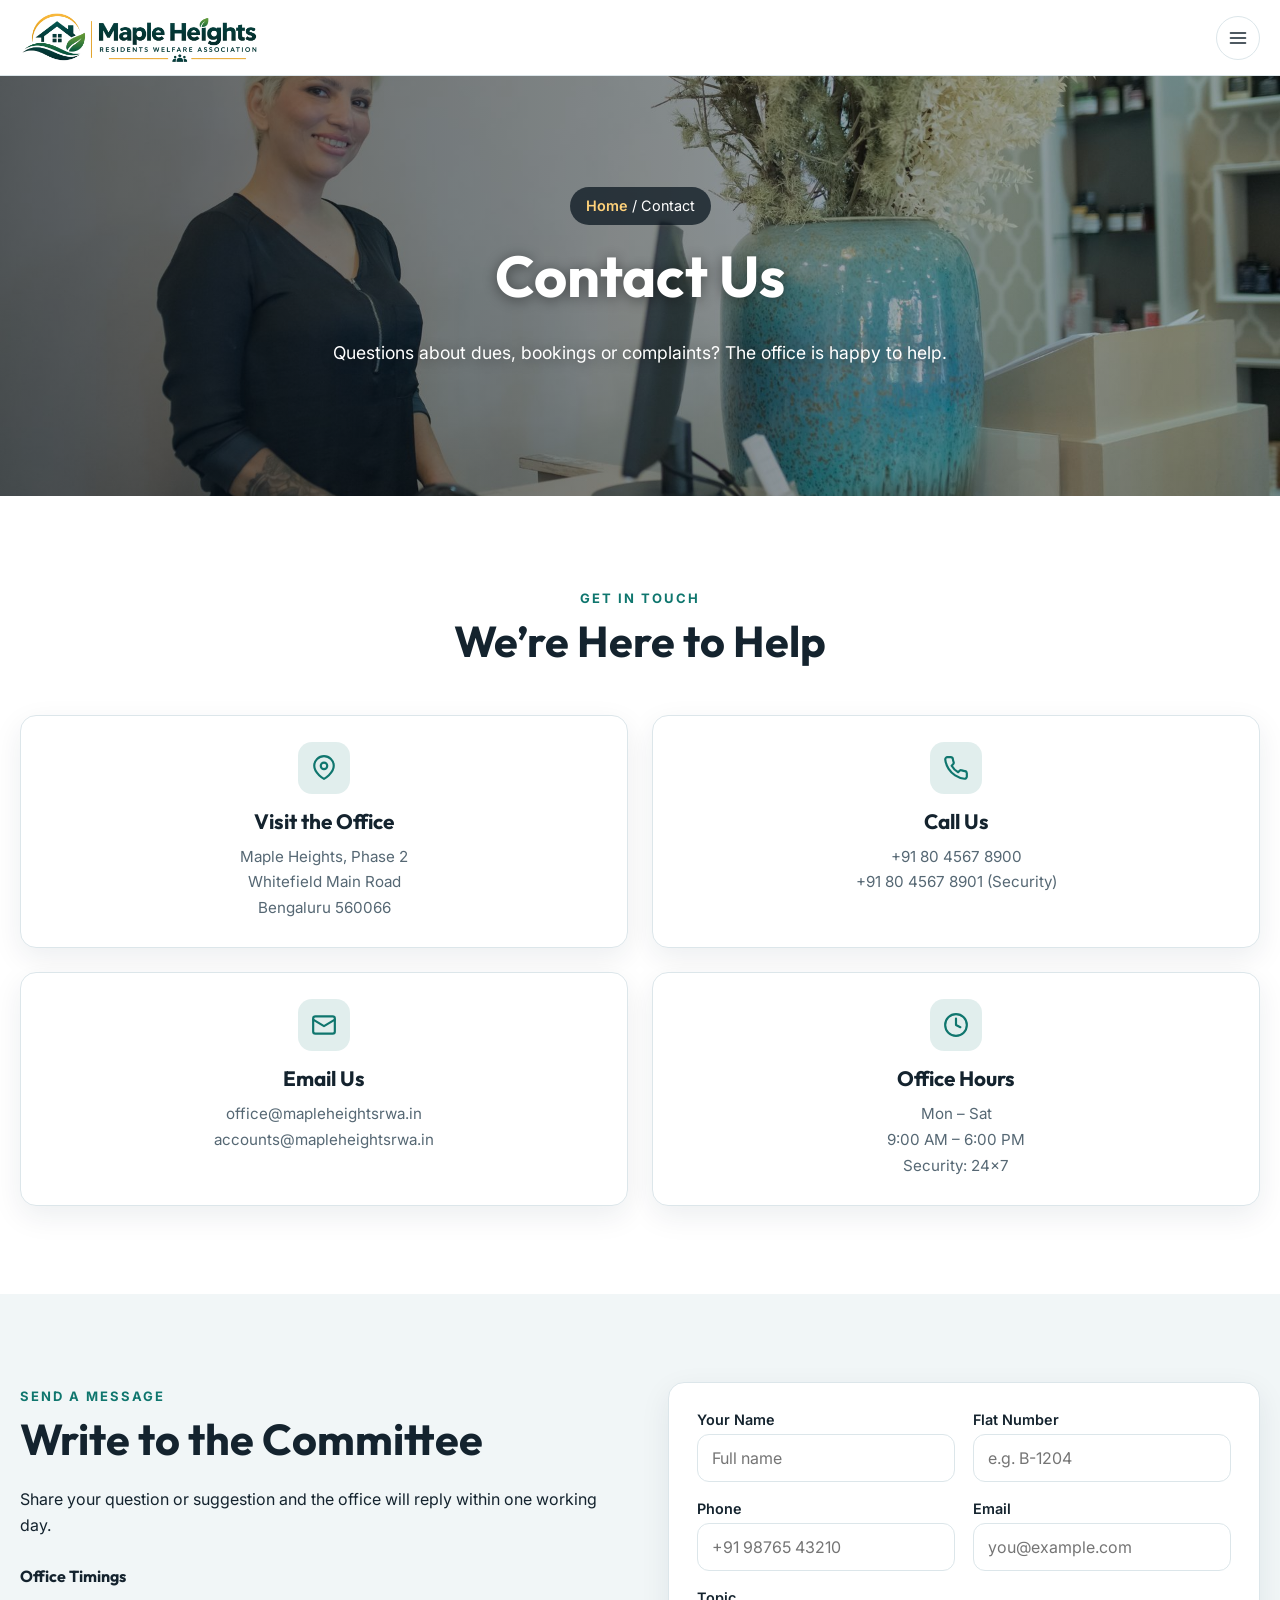
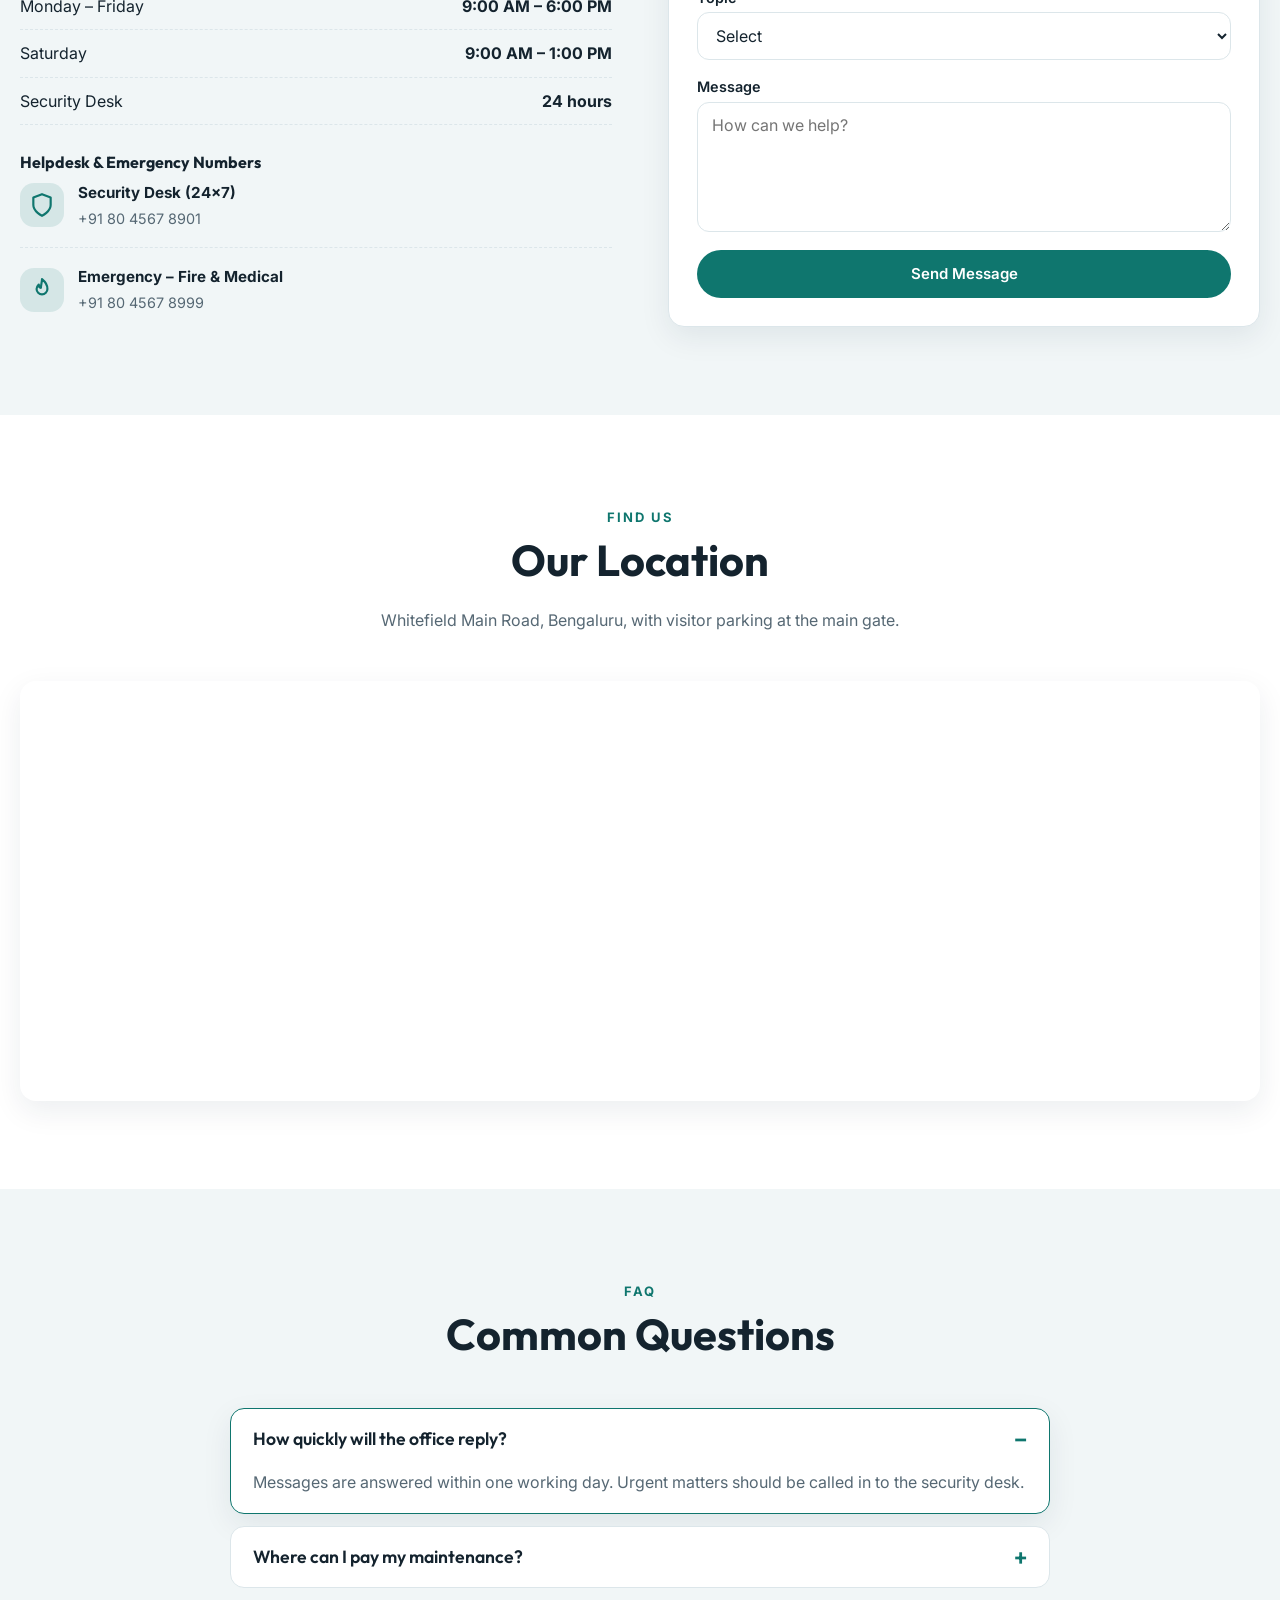
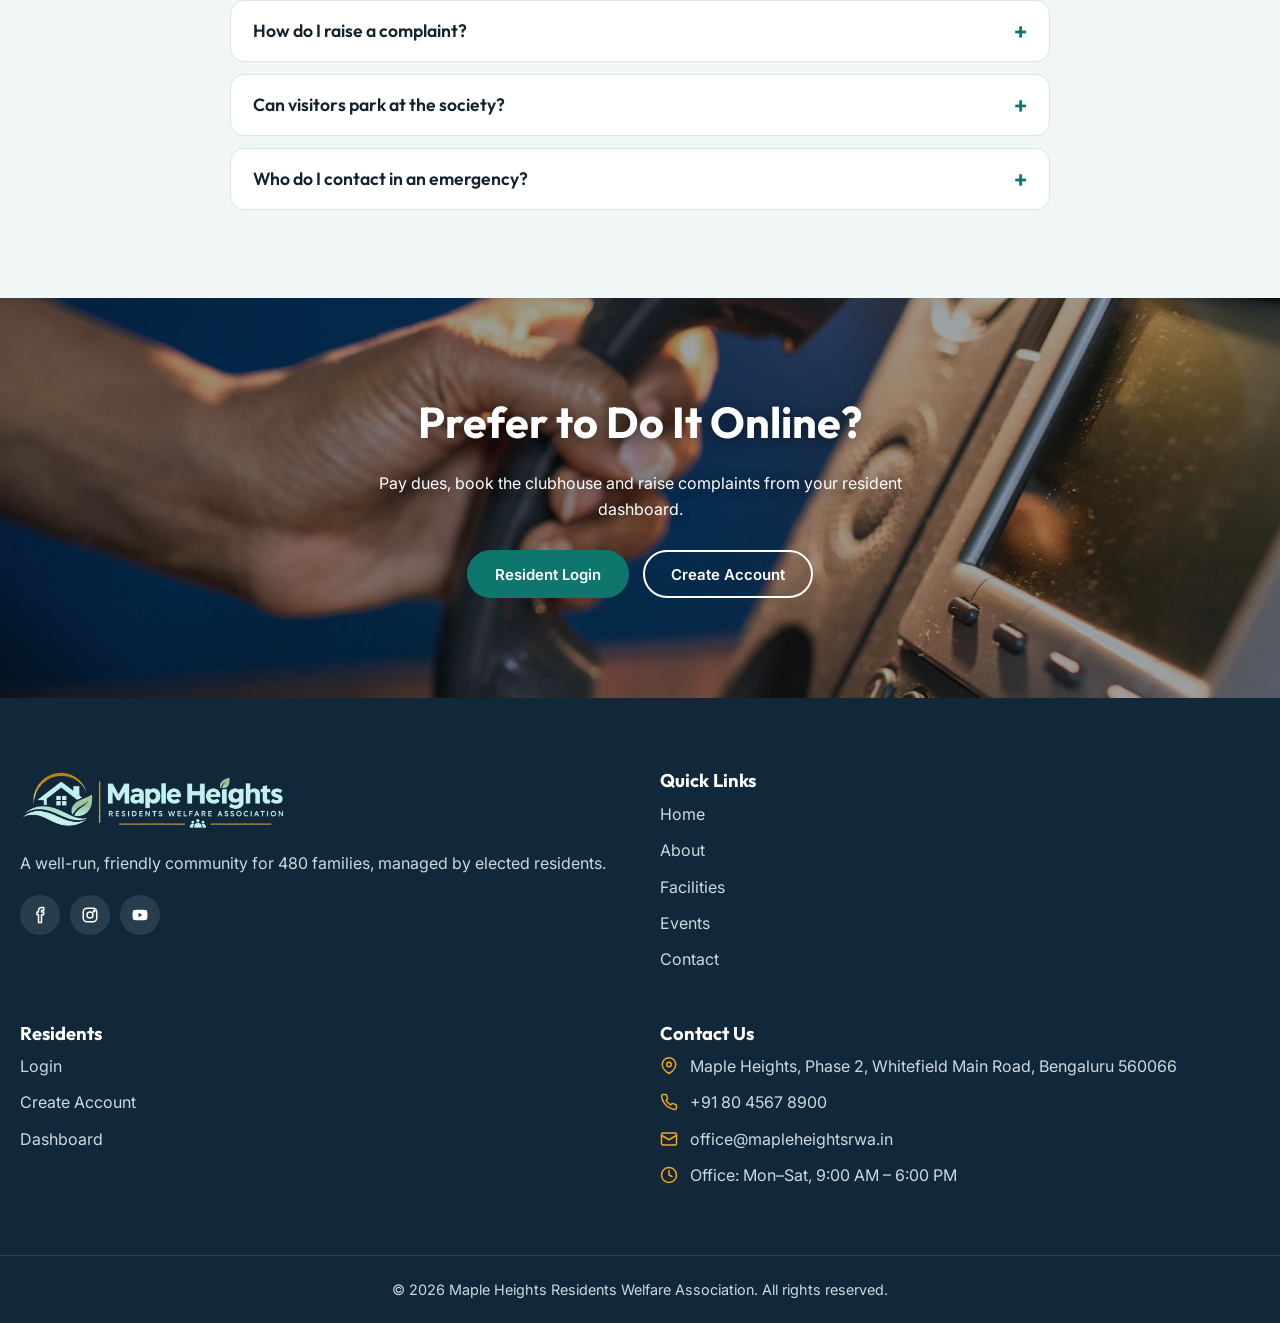
<file: contact.html>
<!DOCTYPE html>
<html lang="en" data-theme="light" dir="ltr">
<head>
<meta charset="UTF-8">
<meta name="viewport" content="width=device-width,initial-scale=1">
<title>Contact | Maple Heights RWA</title>
<meta name="description" content="Contact the Maple Heights RWA office: address, phone, email, hours and map.">
<link rel="icon" href="favicon.ico" sizes="any">
<link rel="icon" type="image/png" sizes="32x32" href="assets/images/favicon-32.png">
<link rel="icon" type="image/png" sizes="256x256" href="assets/images/favicon-256.png">
<link rel="apple-touch-icon" href="assets/images/apple-touch-icon.png">
<meta name="theme-color" content="#0f766e">
<link rel="preconnect" href="https://fonts.googleapis.com">
<link rel="preconnect" href="https://fonts.gstatic.com" crossorigin>
<link href="https://fonts.googleapis.com/css2?family=Outfit:wght@500;600;700&family=Inter:wght@400;500;600&display=swap" rel="stylesheet">
<link rel="stylesheet" href="assets/css/style.css">

<link rel="stylesheet" href="assets/css/responsive.css">
<link rel="stylesheet" href="assets/css/animations.css">
<script src="assets/js/main.js"></script>
</head>
<body>
<header class="site-header">
  <div class="container nav-inner">
    <a href="index.html" class="brand" aria-label="Maple Heights RWA home"><img class="brand-logo" src="assets/images/logo.png" alt="Maple Heights Residents Welfare Association" width="900" height="203"></a>
    <button class="icon-btn menu-toggle" aria-label="Open menu" aria-expanded="false"><svg class="icon-open" viewBox="0 0 24 24" fill="none" stroke="currentColor" stroke-width="2" stroke-linecap="round"><path d="M3 6h18M3 12h18M3 18h18"/></svg><svg class="icon-close" viewBox="0 0 24 24" fill="none" stroke="currentColor" stroke-width="2" stroke-linecap="round"><path d="M6 6l12 12M18 6 6 18"/></svg></button>
    <nav class="main-nav" aria-label="Main">
      <ul class="nav-links">
        <li class="has-dd"><button class="nav-link dd-toggle" aria-expanded="false">Home <svg width="12" height="12" viewBox="0 0 12 12" fill="none" stroke="currentColor" stroke-width="2"><path d="m2 4 4 4 4-4"/></svg></button>
          <div class="dd-menu"><a href="index.html">Home 1</a><a href="home-2.html">Home 2</a></div></li>
        <li><a class="nav-link" href="about.html">About</a></li><li><a class="nav-link" href="facilities.html">Facilities</a></li><li><a class="nav-link" href="events.html">Events</a></li><li><a class="nav-link active" href="contact.html">Contact</a></li><li><a class="nav-link" href="dashboard.html">Dashboard</a></li>
      </ul>
      <div class="nav-actions"><div class="nav-tools"><button class="icon-btn" data-theme-toggle aria-label="Toggle light or dark mode"><svg class="icon-moon" viewBox="0 0 24 24" fill="none" stroke="currentColor" stroke-width="2" stroke-linecap="round" stroke-linejoin="round" aria-hidden="true"><path d="M21 12.8A9 9 0 1 1 11.2 3a7 7 0 0 0 9.8 9.8z"/></svg><svg class="icon-sun" viewBox="0 0 24 24" fill="none" stroke="currentColor" stroke-width="2" stroke-linecap="round" stroke-linejoin="round" aria-hidden="true"><circle cx="12" cy="12" r="4"/><path d="M12 2v2M12 20v2M4.9 4.9l1.4 1.4M17.7 17.7l1.4 1.4M2 12h2M20 12h2M4.9 19.1l1.4-1.4M17.7 6.3l1.4-1.4"/></svg></button><button class="icon-btn" data-dir-toggle aria-label="Toggle left-to-right or right-to-left">RTL</button></div><a href="login.html" class="btn btn-outline btn-nav">Login</a><a href="facilities.html#clubhouse" class="btn btn-primary btn-nav">Book Clubhouse</a></div>
    </nav>
  </div>
</header>
<main>
<section class="page-hero" style="--hero-img:url('../images/pexels-8834029.jpg')">
  <div class="container"><div class="crumbs"><a href="index.html">Home</a> / Contact</div><h1>Contact Us</h1><p>Questions about dues, bookings or complaints? The office is happy to help.</p></div>
</section>

<!-- 2. INFO -->
<section class="section">
  <div class="container">
    <div class="section-head"><span class="eyebrow">Get in Touch</span><h2>We&rsquo;re Here to Help</h2></div>
    <div class="grid grid-4">
      <div class="info-card"><div class="ico"><svg viewBox="0 0 24 24" fill="none" stroke="currentColor" stroke-width="2" stroke-linecap="round" stroke-linejoin="round" aria-hidden="true"><path d="M21 10c0 7-9 12-9 12S3 17 3 10a9 9 0 0 1 18 0z"/><circle cx="12" cy="10" r="3"/></svg></div><h3>Visit the Office</h3><p><span>Maple Heights, Phase 2</span><span>Whitefield Main Road</span><span>Bengaluru 560066</span></p></div>
      <div class="info-card"><div class="ico"><svg viewBox="0 0 24 24" fill="none" stroke="currentColor" stroke-width="2" stroke-linecap="round" stroke-linejoin="round" aria-hidden="true"><path d="M22 16.9v3a2 2 0 0 1-2.2 2 19.8 19.8 0 0 1-8.6-3.1 19.5 19.5 0 0 1-6-6A19.8 19.8 0 0 1 2.1 4.2 2 2 0 0 1 4.1 2h3a2 2 0 0 1 2 1.7c.1 1 .4 1.9.7 2.8a2 2 0 0 1-.5 2.1L8 9.9a16 16 0 0 0 6 6l1.3-1.3a2 2 0 0 1 2.1-.4c.9.3 1.8.6 2.8.7a2 2 0 0 1 1.7 2z"/></svg></div><h3>Call Us</h3><p><span>+91 80 4567 8900</span><span>+91 80 4567 8901 (Security)</span></p></div>
      <div class="info-card"><div class="ico"><svg viewBox="0 0 24 24" fill="none" stroke="currentColor" stroke-width="2" stroke-linecap="round" stroke-linejoin="round" aria-hidden="true"><rect x="2" y="4" width="20" height="16" rx="2"/><path d="m22 7-10 6L2 7"/></svg></div><h3>Email Us</h3><p><span>office@mapleheightsrwa.in</span><span>accounts@mapleheightsrwa.in</span></p></div>
      <div class="info-card"><div class="ico"><svg viewBox="0 0 24 24" fill="none" stroke="currentColor" stroke-width="2" stroke-linecap="round" stroke-linejoin="round" aria-hidden="true"><circle cx="12" cy="12" r="10"/><path d="M12 6v6l4 2"/></svg></div><h3>Office Hours</h3><p><span>Mon – Sat</span><span>9:00 AM – 6:00 PM</span><span>Security: 24×7</span></p></div>
    </div>
  </div>
</section>

<!-- 3. FORM -->
<section class="section section-alt">
  <div class="container split" style="align-items:start">
    <div>
      <span class="eyebrow">Send a Message</span><h2>Write to the Committee</h2>
      <p>Share your question or suggestion and the office will reply within one working day.</p>
      <h4 style="margin-top:28px">Office Timings</h4>
      <ul class="hours"><li><span>Monday – Friday</span><strong>9:00 AM – 6:00 PM</strong></li><li><span>Saturday</span><strong>9:00 AM – 1:00 PM</strong></li><li><span>Security Desk</span><strong>24 hours</strong></li></ul>
      <h4 style="margin-top:28px">Helpdesk &amp; Emergency Numbers</h4>
      <ul class="contact-list"><li><div class="ico"><svg viewBox="0 0 24 24" fill="none" stroke="currentColor" stroke-width="2" stroke-linecap="round" stroke-linejoin="round" aria-hidden="true"><path d="M12 22s8-4 8-10V5l-8-3-8 3v7c0 6 8 10 8 10z"/></svg></div><div><strong>Security Desk (24×7)</strong><span>+91 80 4567 8901</span></div></li><li><div class="ico"><svg viewBox="0 0 24 24" fill="none" stroke="currentColor" stroke-width="2" stroke-linecap="round" stroke-linejoin="round" aria-hidden="true"><path d="M12 2s5 4 5 9a5 5 0 0 1-10 0c0-2 1-3 2-4 0 2 1 3 2 3 0-3 1-5 1-8z"/></svg></div><div><strong>Emergency – Fire &amp; Medical</strong><span>+91 80 4567 8999</span></div></li></ul>
    </div>
    <form class="panel form" data-validate novalidate>
      <div class="form-row"><div class="field"><label for="cname">Your Name</label><input id="cname" name="cname" type="text" placeholder="Full name" required><span class="err">This field is required</span></div><div class="field"><label for="cflat">Flat Number</label><input id="cflat" name="cflat" type="text" placeholder="e.g. B-1204" required><span class="err">This field is required</span></div></div>
      <div class="form-row"><div class="field"><label for="cphone">Phone</label><input id="cphone" name="cphone" type="tel" placeholder="+91 98765 43210" required><span class="err">Enter a valid phone number</span></div><div class="field"><label for="cemail">Email</label><input id="cemail" name="cemail" type="email" placeholder="you@example.com" required><span class="err">Enter a valid email address</span></div></div>
      <div class="field"><label for="ctopic">Topic</label><select id="ctopic" required><option value="">Select</option><option>Maintenance dues</option><option>Clubhouse booking</option><option>Complaint follow-up</option><option>Events</option><option>Other</option></select><span class="err">Please make a selection</span></div>
      <div class="field"><label for="cmsg">Message</label><textarea id="cmsg" required placeholder="How can we help?"></textarea><span class="err">Please enter your message</span></div>
      <div class="form-ok" role="status">Thank you! Your message has been sent to the office.</div>
      <button class="btn btn-primary" type="submit" style="width:100%">Send Message</button>
    </form>
  </div>
</section>

<!-- 4. MAP -->
<section class="section">
  <div class="container">
    <div class="section-head"><span class="eyebrow">Find Us</span><h2>Our Location</h2><p>Whitefield Main Road, Bengaluru, with visitor parking at the main gate.</p></div>
    <iframe class="map" title="Maple Heights location on Google Maps" loading="lazy" referrerpolicy="no-referrer-when-downgrade" src="https://www.google.com/maps?q=Whitefield+Main+Road,+Bengaluru,+Karnataka+560066&amp;output=embed"></iframe>
  </div>
</section>

<!-- 5. FAQ -->
<section class="section section-alt">
  <div class="container">
    <div class="section-head"><span class="eyebrow">FAQ</span><h2>Common Questions</h2></div>
    <div class="faq">
      <details open><summary>How quickly will the office reply?</summary><p>Messages are answered within one working day. Urgent matters should be called in to the security desk.</p></details>
      <details><summary>Where can I pay my maintenance?</summary><p>Login to the resident dashboard and pay online by UPI, card or net banking. You can also pay at the office during working hours.</p></details>
      <details><summary>How do I raise a complaint?</summary><p>Use the Complaints section of your dashboard. You will get a reference number and can track the status or escalate.</p></details>
      <details><summary>Can visitors park at the society?</summary><p>Visitor parking is available at the main gate. Guests staying longer than four hours should register at the security desk.</p></details>
      <details><summary>Who do I contact in an emergency?</summary><p>Call the 24×7 security desk on +91 80 4567 8901 or the emergency line on +91 80 4567 8999.</p></details>
    </div>
  </div>
</section>

<!-- 6. CTA -->
<section class="cta" style="--hero-img:url('../images/pexels-6170640.jpg')">
  <div class="container"><h2>Prefer to Do It Online?</h2><p>Pay dues, book the clubhouse and raise complaints from your resident dashboard.</p><div class="hero-actions"><a href="login.html" class="btn btn-primary">Resident Login</a><a href="create-account.html" class="btn btn-ghost">Create Account</a></div></div>
</section>
</main>

<footer class="site-footer">
  <div class="container footer-grid">
    <div><a href="index.html" class="brand" aria-label="Maple Heights RWA home"><img class="brand-logo" src="assets/images/logo-dark.png" alt="Maple Heights Residents Welfare Association" width="900" height="203"></a><p>A well-run, friendly community for 480 families, managed by elected residents.</p>
      <div class="footer-social"><a href="contact.html" aria-label="Facebook"><svg viewBox="0 0 24 24" fill="none" stroke="currentColor" stroke-width="2" stroke-linecap="round" stroke-linejoin="round" aria-hidden="true"><path d="M14 8V6.5c0-.7.2-1 1.1-1H17V2h-2.6C11.5 2 10 3.7 10 6.2V8H8v3.5h2V22h4V11.5h2.7L17 8z"/></svg></a><a href="contact.html" aria-label="Instagram"><svg viewBox="0 0 24 24" fill="none" stroke="currentColor" stroke-width="2" stroke-linecap="round" stroke-linejoin="round" aria-hidden="true"><rect x="3" y="3" width="18" height="18" rx="5"/><circle cx="12" cy="12" r="4"/><circle cx="17.5" cy="6.5" r="1" fill="currentColor"/></svg></a><a href="contact.html" aria-label="YouTube"><svg viewBox="0 0 24 24" fill="none" stroke="currentColor" stroke-width="2" stroke-linecap="round" stroke-linejoin="round" aria-hidden="true"><path d="M21.6 7.2a2.5 2.5 0 0 0-1.8-1.8C18.2 5 12 5 12 5s-6.2 0-7.8.4A2.5 2.5 0 0 0 2.4 7.2C2 8.8 2 12 2 12s0 3.2.4 4.8a2.5 2.5 0 0 0 1.8 1.8C5.8 19 12 19 12 19s6.2 0 7.8-.4a2.5 2.5 0 0 0 1.8-1.8c.4-1.6.4-4.8.4-4.8s0-3.2-.4-4.8zM10 15V9l5.2 3z" fill="currentColor" stroke="none"/></svg></a></div></div>
    <div><h4>Quick Links</h4><ul><li><a href="index.html">Home</a></li><li><a href="about.html">About</a></li><li><a href="facilities.html">Facilities</a></li><li><a href="events.html">Events</a></li><li><a href="contact.html">Contact</a></li></ul></div>
    <div><h4>Residents</h4><ul><li><a href="login.html">Login</a></li><li><a href="create-account.html">Create Account</a></li><li><a href="dashboard.html">Dashboard</a></li></ul></div>
    <div><h4>Contact Us</h4><ul class="footer-contact"><li><svg viewBox="0 0 24 24" fill="none" stroke="currentColor" stroke-width="2" stroke-linecap="round" stroke-linejoin="round" aria-hidden="true"><path d="M21 10c0 7-9 12-9 12S3 17 3 10a9 9 0 0 1 18 0z"/><circle cx="12" cy="10" r="3"/></svg><span>Maple Heights, Phase 2, Whitefield Main Road, Bengaluru 560066</span></li><li><svg viewBox="0 0 24 24" fill="none" stroke="currentColor" stroke-width="2" stroke-linecap="round" stroke-linejoin="round" aria-hidden="true"><path d="M22 16.9v3a2 2 0 0 1-2.2 2 19.8 19.8 0 0 1-8.6-3.1 19.5 19.5 0 0 1-6-6A19.8 19.8 0 0 1 2.1 4.2 2 2 0 0 1 4.1 2h3a2 2 0 0 1 2 1.7c.1 1 .4 1.9.7 2.8a2 2 0 0 1-.5 2.1L8 9.9a16 16 0 0 0 6 6l1.3-1.3a2 2 0 0 1 2.1-.4c.9.3 1.8.6 2.8.7a2 2 0 0 1 1.7 2z"/></svg><a href="tel:+918045678900">+91 80 4567 8900</a></li><li><svg viewBox="0 0 24 24" fill="none" stroke="currentColor" stroke-width="2" stroke-linecap="round" stroke-linejoin="round" aria-hidden="true"><rect x="2" y="4" width="20" height="16" rx="2"/><path d="m22 7-10 6L2 7"/></svg><a href="mailto:office@mapleheightsrwa.in">office@mapleheightsrwa.in</a></li><li><svg viewBox="0 0 24 24" fill="none" stroke="currentColor" stroke-width="2" stroke-linecap="round" stroke-linejoin="round" aria-hidden="true"><circle cx="12" cy="12" r="10"/><path d="M12 6v6l4 2"/></svg><span>Office: Mon–Sat, 9:00 AM – 6:00 PM</span></li></ul></div>
  </div>
  <div class="container footer-bottom">&copy; <span id="year">2026</span> Maple Heights Residents Welfare Association. All rights reserved.</div>
</footer>
<button class="back-top" aria-label="Back to top"><svg viewBox="0 0 24 24" fill="none" stroke="currentColor" stroke-width="2" stroke-linecap="round" stroke-linejoin="round" aria-hidden="true"><path d="m6 15 6-6 6 6"/></svg></button>
</body>
</html>
</file>
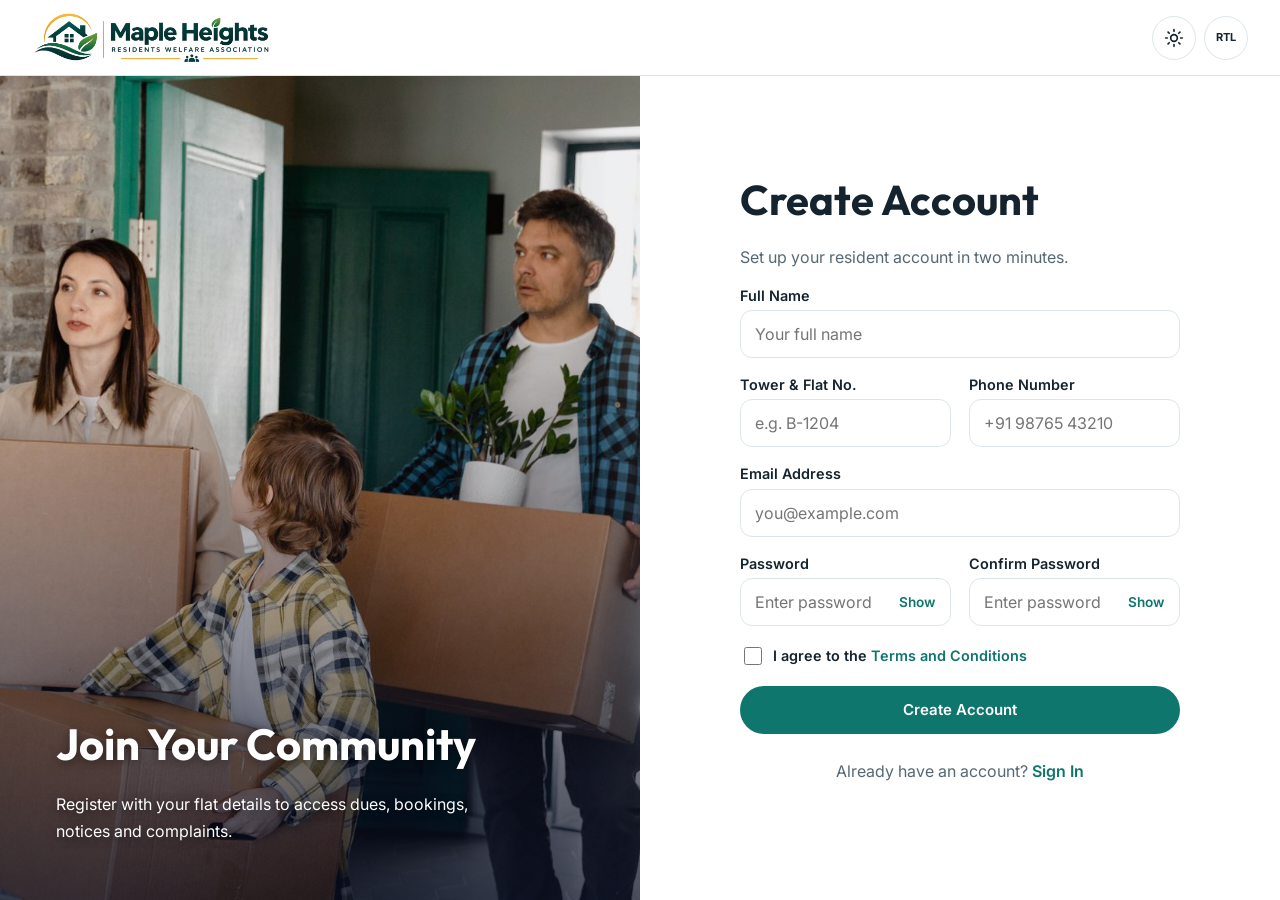
<file: create-account.html>
<!DOCTYPE html>
<html lang="en" data-theme="light" dir="ltr">
<head>
<meta charset="UTF-8">
<meta name="viewport" content="width=device-width,initial-scale=1">
<title>Create Account | Maple Heights RWA</title>
<meta name="description" content="Register for the Maple Heights resident portal.">
<link rel="icon" href="favicon.ico" sizes="any">
<link rel="icon" type="image/png" sizes="32x32" href="assets/images/favicon-32.png">
<link rel="icon" type="image/png" sizes="256x256" href="assets/images/favicon-256.png">
<link rel="apple-touch-icon" href="assets/images/apple-touch-icon.png">
<meta name="theme-color" content="#0f766e">
<link rel="preconnect" href="https://fonts.googleapis.com">
<link rel="preconnect" href="https://fonts.gstatic.com" crossorigin>
<link href="https://fonts.googleapis.com/css2?family=Outfit:wght@500;600;700&family=Inter:wght@400;500;600&display=swap" rel="stylesheet">
<link rel="stylesheet" href="assets/css/style.css">
<link rel="stylesheet" href="assets/css/app.css">
<link rel="stylesheet" href="assets/css/responsive.css">
<link rel="stylesheet" href="assets/css/animations.css">
<script src="assets/js/main.js"></script>
</head>
<body>
<header class="auth-nav"><div class="container"><a href="index.html" class="brand" aria-label="Maple Heights RWA home"><img class="brand-logo" src="assets/images/logo.png" alt="Maple Heights Residents Welfare Association" width="900" height="203"></a><div class="nav-tools"><button class="icon-btn" data-theme-toggle aria-label="Toggle light or dark mode"><svg class="icon-moon" viewBox="0 0 24 24" fill="none" stroke="currentColor" stroke-width="2" stroke-linecap="round" stroke-linejoin="round" aria-hidden="true"><path d="M21 12.8A9 9 0 1 1 11.2 3a7 7 0 0 0 9.8 9.8z"/></svg><svg class="icon-sun" viewBox="0 0 24 24" fill="none" stroke="currentColor" stroke-width="2" stroke-linecap="round" stroke-linejoin="round" aria-hidden="true"><circle cx="12" cy="12" r="4"/><path d="M12 2v2M12 20v2M4.9 4.9l1.4 1.4M17.7 17.7l1.4 1.4M2 12h2M20 12h2M4.9 19.1l1.4-1.4M17.7 6.3l1.4-1.4"/></svg></button><button class="icon-btn" data-dir-toggle aria-label="Toggle left-to-right or right-to-left">RTL</button></div></div></header>
<main class="auth">
  <section class="auth-visual" style="--hero-img:url('../images/pexels-7414910.jpg')"><div><h2>Join Your Community</h2><p>Register with your flat details to access dues, bookings, notices and complaints.</p></div></section>
  <section class="auth-form"><div class="auth-box">
    <h1>Create Account</h1><p>Set up your resident account in two minutes.</p>
    <form class="form" data-validate data-next="login.html" novalidate>
      <div class="field"><label for="rname">Full Name</label><input id="rname" name="rname" type="text" placeholder="Your full name" required><span class="err">This field is required</span></div>
      <div class="form-row"><div class="field"><label for="rtower">Tower &amp; Flat No.</label><input id="rtower" name="rtower" type="text" placeholder="e.g. B-1204" required><span class="err">This field is required</span></div><div class="field"><label for="rphone">Phone Number</label><input id="rphone" name="rphone" type="tel" placeholder="+91 98765 43210" required><span class="err">Enter a valid phone number</span></div></div>
      <div class="field"><label for="remail">Email Address</label><input id="remail" name="remail" type="email" placeholder="you@example.com" required><span class="err">Enter a valid email address</span></div>
      <div class="form-row"><div class="field"><label for="rpass">Password</label><div class="pw-wrap"><input id="rpass" type="password" placeholder="Enter password" required data-min="6"><button type="button" data-pw-toggle="rpass">Show</button></div><span class="err">Password must be at least 6 characters</span></div><div class="field"><label for="rpass2">Confirm Password</label><div class="pw-wrap"><input id="rpass2" type="password" placeholder="Enter password" required data-match="rpass"><button type="button" data-pw-toggle="rpass2">Show</button></div><span class="err">Passwords do not match</span></div></div>
      <div class="field"><label class="check"><input type="checkbox" required> <span>I agree to the <a href="contact.html" class="link">Terms and Conditions</a></span></label><span class="err">Please accept the terms to continue</span></div>
      <button class="btn btn-primary" type="submit" style="width:100%">Create Account</button>
    </form>
    <p class="switch">Already have an account? <a href="login.html" class="link">Sign In</a></p>
  </div></section>
</main>
</body>
</html>
</file>
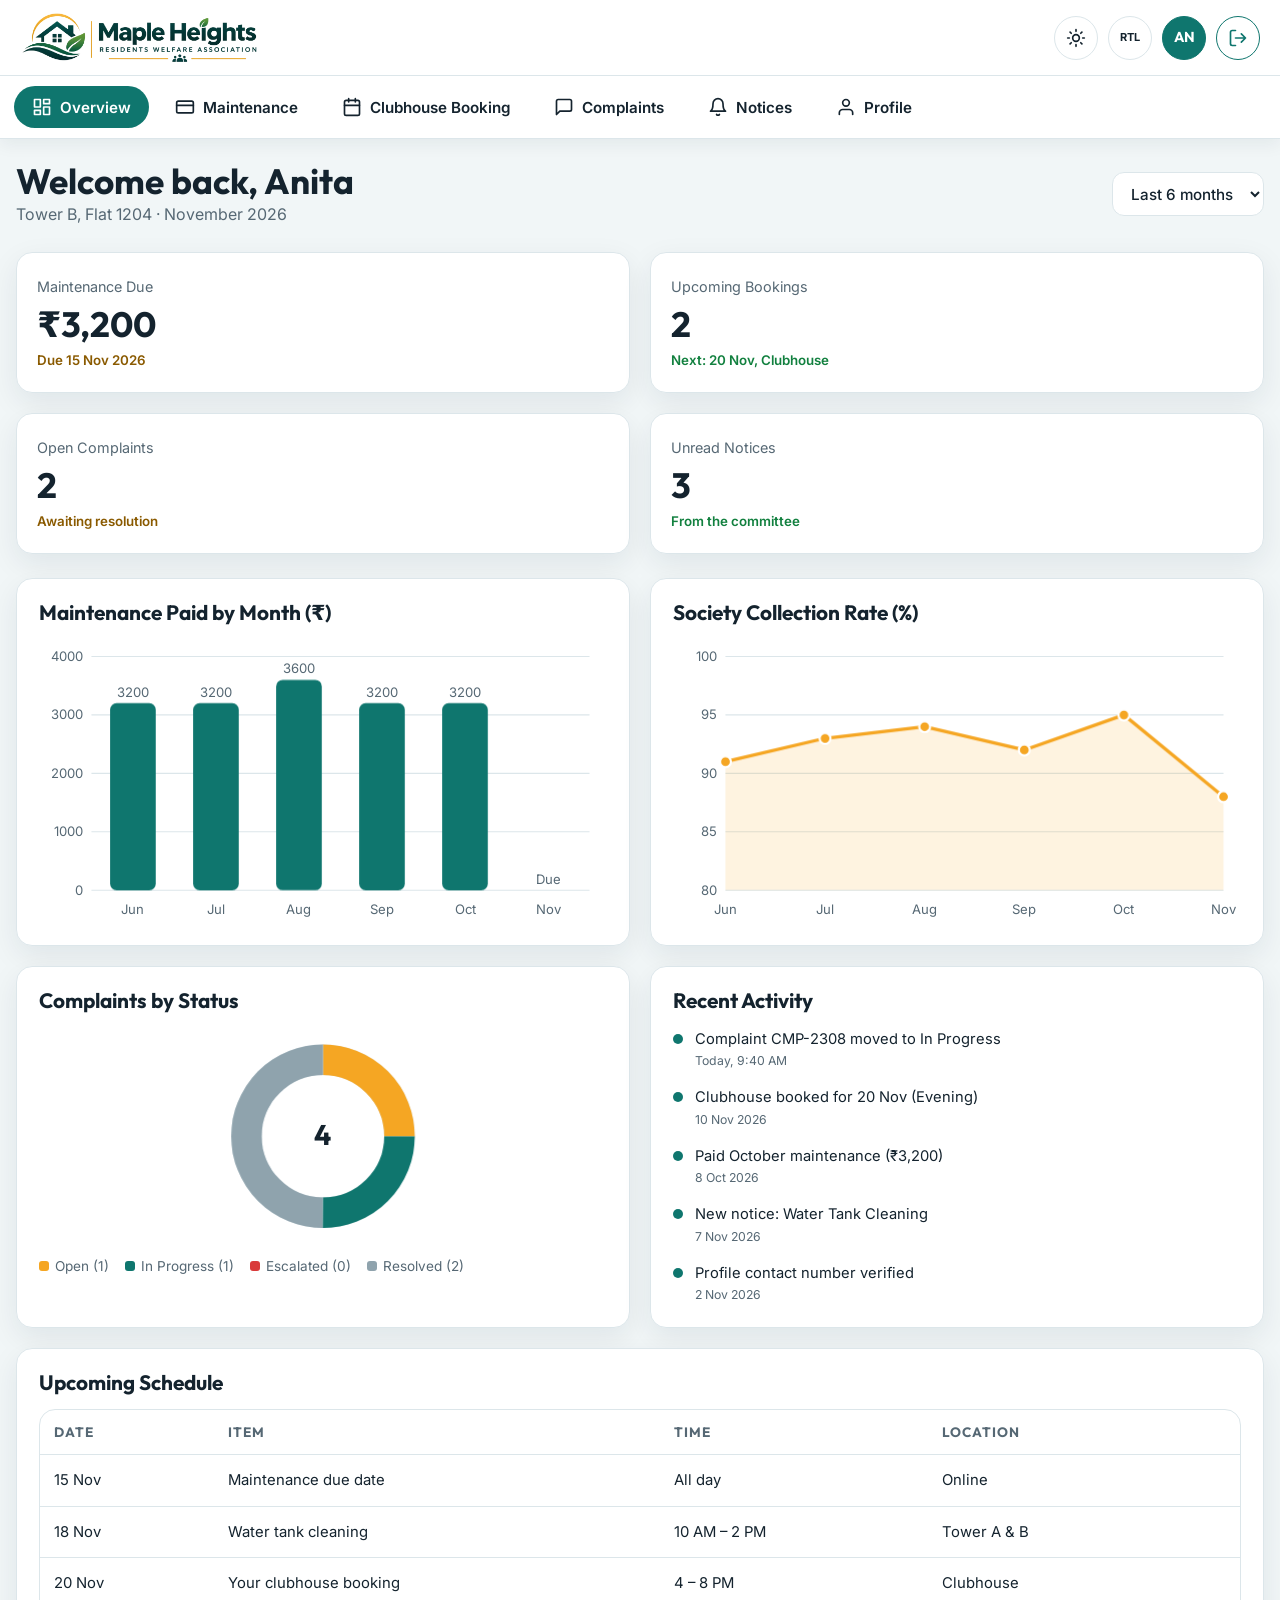
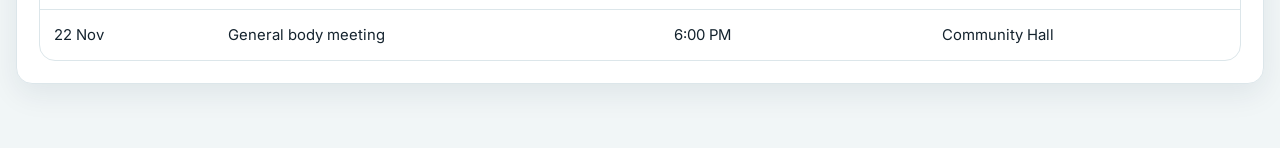
<file: dashboard.html>
<!DOCTYPE html>
<html lang="en" data-theme="light" dir="ltr">
<head>
<meta charset="UTF-8">
<meta name="viewport" content="width=device-width,initial-scale=1">
<title>Resident Dashboard | Maple Heights RWA</title>
<meta name="description" content="Resident dashboard for maintenance, clubhouse booking and complaints.">
<link rel="icon" href="favicon.ico" sizes="any">
<link rel="icon" type="image/png" sizes="32x32" href="assets/images/favicon-32.png">
<link rel="icon" type="image/png" sizes="256x256" href="assets/images/favicon-256.png">
<link rel="apple-touch-icon" href="assets/images/apple-touch-icon.png">
<meta name="theme-color" content="#0f766e">
<link rel="preconnect" href="https://fonts.googleapis.com">
<link rel="preconnect" href="https://fonts.gstatic.com" crossorigin>
<link href="https://fonts.googleapis.com/css2?family=Outfit:wght@500;600;700&family=Inter:wght@400;500;600&display=swap" rel="stylesheet">
<link rel="stylesheet" href="assets/css/style.css">
<link rel="stylesheet" href="assets/css/app.css">
<link rel="stylesheet" href="assets/css/responsive.css">
<link rel="stylesheet" href="assets/css/animations.css">
<script src="assets/js/main.js"></script>
<script src="assets/js/dashboard.js" defer></script>
</head>
<body class="dash-body">
<header class="dash-top"><div class="container"><a href="index.html" class="brand" aria-label="Maple Heights RWA home"><img class="brand-logo" src="assets/images/logo.png" alt="Maple Heights Residents Welfare Association" width="900" height="203"></a>
  <div class="dash-tools"><div class="nav-tools"><button class="icon-btn" data-theme-toggle aria-label="Toggle light or dark mode"><svg class="icon-moon" viewBox="0 0 24 24" fill="none" stroke="currentColor" stroke-width="2" stroke-linecap="round" stroke-linejoin="round" aria-hidden="true"><path d="M21 12.8A9 9 0 1 1 11.2 3a7 7 0 0 0 9.8 9.8z"/></svg><svg class="icon-sun" viewBox="0 0 24 24" fill="none" stroke="currentColor" stroke-width="2" stroke-linecap="round" stroke-linejoin="round" aria-hidden="true"><circle cx="12" cy="12" r="4"/><path d="M12 2v2M12 20v2M4.9 4.9l1.4 1.4M17.7 17.7l1.4 1.4M2 12h2M20 12h2M4.9 19.1l1.4-1.4M17.7 6.3l1.4-1.4"/></svg></button><button class="icon-btn" data-dir-toggle aria-label="Toggle left-to-right or right-to-left">RTL</button></div><button type="button" class="user-chip" data-open-panel="profile" aria-label="Open my profile"><span class="avatar">AN</span><span class="user-name">Anita Nair</span></button><a href="login.html" class="btn btn-outline btn-nav btn-logout" aria-label="Logout"><svg viewBox="0 0 24 24" fill="none" stroke="currentColor" stroke-width="2" stroke-linecap="round" stroke-linejoin="round" aria-hidden="true"><path d="M9 21H5a2 2 0 0 1-2-2V5a2 2 0 0 1 2-2h4M16 17l5-5-5-5M21 12H9"/></svg><span>Logout</span></a></div>
</div></header>
<div class="dash-layout">
  <aside class="sidebar">
    <nav class="side-nav" aria-label="Dashboard"><button class="side-link active" data-panel="overview"><svg viewBox="0 0 24 24" fill="none" stroke="currentColor" stroke-width="2" stroke-linecap="round" stroke-linejoin="round" aria-hidden="true"><rect x="3" y="3" width="7" height="9"/><rect x="14" y="3" width="7" height="5"/><rect x="14" y="12" width="7" height="9"/><rect x="3" y="16" width="7" height="5"/></svg><span>Overview</span></button><button class="side-link" data-panel="maintenance"><svg viewBox="0 0 24 24" fill="none" stroke="currentColor" stroke-width="2" stroke-linecap="round" stroke-linejoin="round" aria-hidden="true"><rect x="2" y="5" width="20" height="14" rx="2"/><path d="M2 10h20"/></svg><span>Maintenance</span></button><button class="side-link" data-panel="clubhouse"><svg viewBox="0 0 24 24" fill="none" stroke="currentColor" stroke-width="2" stroke-linecap="round" stroke-linejoin="round" aria-hidden="true"><rect x="3" y="4" width="18" height="18" rx="2"/><path d="M16 2v4M8 2v4M3 10h18"/></svg><span>Clubhouse Booking</span></button><button class="side-link" data-panel="complaints"><svg viewBox="0 0 24 24" fill="none" stroke="currentColor" stroke-width="2" stroke-linecap="round" stroke-linejoin="round" aria-hidden="true"><path d="M21 15a2 2 0 0 1-2 2H7l-4 4V5a2 2 0 0 1 2-2h14a2 2 0 0 1 2 2z"/></svg><span>Complaints</span></button><button class="side-link" data-panel="notices"><svg viewBox="0 0 24 24" fill="none" stroke="currentColor" stroke-width="2" stroke-linecap="round" stroke-linejoin="round" aria-hidden="true"><path d="M18 8a6 6 0 0 0-12 0c0 7-3 9-3 9h18s-3-2-3-9M13.7 21a2 2 0 0 1-3.4 0"/></svg><span>Notices</span></button><button class="side-link" data-panel="profile"><svg viewBox="0 0 24 24" fill="none" stroke="currentColor" stroke-width="2" stroke-linecap="round" stroke-linejoin="round" aria-hidden="true"><path d="M20 21v-2a4 4 0 0 0-4-4H8a4 4 0 0 0-4 4v2"/><circle cx="12" cy="7" r="4"/></svg><span>Profile</span></button></nav>
    <div class="side-logout"><a class="side-link" href="login.html"><svg viewBox="0 0 24 24" fill="none" stroke="currentColor" stroke-width="2" stroke-linecap="round" stroke-linejoin="round" aria-hidden="true"><path d="M9 21H5a2 2 0 0 1-2-2V5a2 2 0 0 1 2-2h4M16 17l5-5-5-5M21 12H9"/></svg><span>Logout</span></a></div>
  </aside>
  <main class="dash-main">

  <section class="dpanel active" id="p-overview">
    <div class="dash-title"><div><h1>Welcome back, Anita</h1><p>Tower B, Flat 1204 &middot; November 2026</p></div>
      <select id="range" aria-label="Date range"><option value="6">Last 6 months</option><option value="3">Last 3 months</option></select></div>
    <div class="kpis">
      <div class="kpi"><span>Maintenance Due</span><strong id="k-due">&#8377;0</strong><small class="warn">Due 15 Nov 2026</small></div>
      <div class="kpi"><span>Upcoming Bookings</span><strong id="k-book">0</strong><small>Next: 20 Nov, Clubhouse</small></div>
      <div class="kpi"><span>Open Complaints</span><strong id="k-comp">0</strong><small class="warn">Awaiting resolution</small></div>
      <div class="kpi"><span>Unread Notices</span><strong id="k-notice">0</strong><small>From the committee</small></div>
    </div>
    <div class="dgrid">
      <div class="dcard"><h3>Maintenance Paid by Month (&#8377;)</h3><div id="c-bar"></div></div>
      <div class="dcard"><h3>Society Collection Rate (%)</h3><div id="c-line"></div></div>
      <div class="dcard"><h3>Complaints by Status</h3><div id="c-donut"></div></div>
      <div class="dcard"><h3>Recent Activity</h3><ul class="feed">
        <li><i></i><div>Complaint CMP-2308 moved to In Progress<small>Today, 9:40 AM</small></div></li>
        <li><i></i><div>Clubhouse booked for 20 Nov (Evening)<small>10 Nov 2026</small></div></li>
        <li><i></i><div>Paid October maintenance (&#8377;3,200)<small>8 Oct 2026</small></div></li>
        <li><i></i><div>New notice: Water Tank Cleaning<small>7 Nov 2026</small></div></li>
        <li><i></i><div>Profile contact number verified<small>2 Nov 2026</small></div></li></ul></div>
      <div class="dcard full"><h3>Upcoming Schedule</h3><div class="table-wrap" style="box-shadow:none"><table class="dtable"><thead><tr><th>Date</th><th>Item</th><th>Time</th><th>Location</th></tr></thead><tbody>
        <tr><td>15 Nov</td><td>Maintenance due date</td><td>All day</td><td>Online</td></tr>
        <tr><td>18 Nov</td><td>Water tank cleaning</td><td>10 AM – 2 PM</td><td>Tower A &amp; B</td></tr>
        <tr><td>20 Nov</td><td>Your clubhouse booking</td><td>4 – 8 PM</td><td>Clubhouse</td></tr>
        <tr><td>22 Nov</td><td>General body meeting</td><td>6:00 PM</td><td>Community Hall</td></tr></tbody></table></div></div>
    </div>
  </section>

  <section class="dpanel" id="p-maintenance">
    <div class="dash-title"><div><h1>Maintenance Payments</h1><p>Pay dues and download receipts.</p></div></div>
    <div class="kpis"><div class="kpi"><span>Paid This Year</span><strong id="m-paid">&#8377;0</strong></div><div class="kpi"><span>Pending</span><strong id="m-pend">&#8377;0</strong></div><div class="kpi"><span>Next Due Date</span><strong>15 Nov</strong></div><div class="kpi"><span>Monthly Charge</span><strong>&#8377;3,200</strong></div></div>
    <div class="dcard"><div class="table-wrap" style="box-shadow:none"><table class="dtable"><thead><tr><th>Invoice</th><th>Description</th><th>Amount</th><th>Due Date</th><th>Status</th><th>Action</th></tr></thead><tbody id="m-body"></tbody></table></div></div>
  </section>

  <section class="dpanel" id="p-clubhouse">
    <div class="dash-title"><div><h1>Clubhouse Booking</h1><p>Check slot availability and reserve the clubhouse.</p></div></div>
    <div class="dgrid">
      <div class="dcard"><h3>New Booking</h3>
        <form class="form" id="book-form" novalidate>
          <div class="form-row"><div class="field"><label for="b-date">Date</label><input id="b-date" type="date"><span class="err"></span></div><div class="field"><label for="b-guests">Number of Guests</label><input id="b-guests" type="number" min="1" max="120" placeholder="e.g. 40"><span class="err"></span></div></div>
          <div class="field"><label for="b-purpose">Purpose</label><select id="b-purpose"><option value="">Select purpose</option><option>Birthday party</option><option>Family function</option><option>Society meeting</option><option>Workshop or class</option></select><span class="err"></span></div>
          <div class="field"><label>Time Slot</label><div class="slot-grid" id="b-slots"></div><span class="err" id="b-slot-err">Please choose an available slot</span></div>
          <button class="btn btn-primary" type="submit">Confirm Booking</button>
        </form></div>
      <div class="dcard"><h3>Slot Fees &amp; Rules</h3><div class="table-wrap" style="box-shadow:none"><table class="dtable" style="min-width:0"><thead><tr><th>Slot</th><th>Timing</th><th>Fee</th></tr></thead><tbody>
        <tr><td>Morning</td><td>8 AM – 12 PM</td><td>&#8377;1,500</td></tr><tr><td>Afternoon</td><td>12 – 4 PM</td><td>&#8377;1,500</td></tr><tr><td>Evening</td><td>4 – 8 PM</td><td>&#8377;3,000</td></tr><tr><td>Night</td><td>8 – 11 PM</td><td>&#8377;3,500</td></tr></tbody></table></div>
        <p style="margin:14px 0 0;color:var(--muted);font-size:.9rem">Maximum 120 guests. Cancel at least 24 hours before the slot for a full refund.</p></div>
      <div class="dcard full"><h3>My Bookings</h3><div class="table-wrap" style="box-shadow:none"><table class="dtable"><thead><tr><th>Reference</th><th>Date</th><th>Slot</th><th>Purpose</th><th>Guests</th><th>Fee</th><th>Status</th><th>Action</th></tr></thead><tbody id="b-body"></tbody></table></div></div>
    </div>
  </section>

  <section class="dpanel" id="p-complaints">
    <div class="dash-title"><div><h1>Complaints</h1><p>Raise an issue and track its progress.</p></div></div>
    <div class="dgrid">
      <div class="dcard"><h3>Raise a Complaint</h3>
        <form class="form" id="comp-form" novalidate>
          <div class="form-row"><div class="field"><label for="c-cat">Category</label><select id="c-cat"><option value="">Select category</option><option>Plumbing</option><option>Electrical</option><option>Lift</option><option>Housekeeping</option><option>Security</option><option>Other</option></select><span class="err"></span></div><div class="field"><label for="c-pri">Priority</label><select id="c-pri"><option value="">Select priority</option><option>Low</option><option>Medium</option><option>High</option></select><span class="err"></span></div></div>
          <div class="field"><label for="c-sub">Subject</label><input id="c-sub" type="text" placeholder="Short summary of the issue"><span class="err"></span></div>
          <div class="field"><label for="c-desc">Description</label><textarea id="c-desc" placeholder="Describe the issue and its location"></textarea><span class="err"></span></div>
          <button class="btn btn-primary" type="submit">Submit Complaint</button>
        </form></div>
      <div class="dcard"><h3>How Complaints Are Handled</h3><ul class="feed"><li><i></i><div>Acknowledged within 4 working hours<small>Office confirms and assigns your complaint</small></div></li><li><i></i><div>Technician visit within 24 hours<small>Based on priority and category</small></div></li><li><i></i><div>Resolution update on your dashboard<small>You can escalate if unresolved</small></div></li></ul></div>
      <div class="dcard full"><h3>My Complaints</h3><div class="toolbar"><select id="c-filter" aria-label="Filter by status"><option value="">All statuses</option><option>Open</option><option>In Progress</option><option>Resolved</option><option>Escalated</option></select></div>
        <div class="table-wrap" style="box-shadow:none"><table class="dtable"><thead><tr><th>Reference</th><th>Subject</th><th>Category</th><th>Priority</th><th>Raised On</th><th>Status</th><th>Action</th></tr></thead><tbody id="c-body"></tbody></table></div></div>
    </div>
  </section>

  <section class="dpanel" id="p-notices">
    <div class="dash-title"><div><h1>Notices</h1><p>Announcements from the managing committee.</p></div><select id="n-filter" aria-label="Filter notices"><option value="">All notices</option><option>Unread</option><option>Read</option></select></div>
    <div class="dcard" id="n-list"></div>
  </section>

  <section class="dpanel" id="p-profile">
    <div class="dash-title"><div><h1>My Profile</h1><p>Your registered resident details.</p></div></div>
    <div class="dgrid">
      <div class="dcard"><h3>Resident Information</h3><dl class="profile-grid"><div><dt>Full Name</dt><dd>Anita Nair</dd></div><div><dt>Resident ID</dt><dd>MH-B1204-01</dd></div><div><dt>Tower &amp; Flat</dt><dd>Tower B, 1204</dd></div><div><dt>Flat Type</dt><dd>3 BHK, 1,450 sq ft</dd></div><div><dt>Residency</dt><dd>Owner</dd></div><div><dt>Member Since</dt><dd>March 2019</dd></div></dl></div>
      <div class="dcard"><h3>Contact Details</h3><dl class="profile-grid"><div><dt>Email</dt><dd>anita.nair@example.com</dd></div><div><dt>Phone</dt><dd>+91 98450 12345</dd></div><div><dt>Family Members</dt><dd>4</dd></div><div><dt>Vehicles</dt><dd>1 Car, 1 Two-wheeler</dd></div><div><dt>Parking Slot</dt><dd>B2-118</dd></div><div><dt>Emergency Contact</dt><dd>Suresh Nair, +91 98450 54321</dd></div></dl></div>
    </div>
  </section>
  </main>
</div>

<div class="modal" id="pay-modal" role="dialog" aria-modal="true" aria-labelledby="pay-title"><div class="modal-box">
  <h3 id="pay-title">Pay Maintenance</h3><p id="pay-desc"></p>
  <div class="pay-opts"><label class="check"><input type="radio" name="pm" checked> UPI</label><label class="check"><input type="radio" name="pm"> Debit / Credit Card</label><label class="check"><input type="radio" name="pm"> Net Banking</label></div>
  <div class="btn-row"><button class="btn btn-primary" id="pay-confirm" type="button">Confirm Payment</button><button class="btn btn-outline" id="pay-cancel" type="button">Cancel</button></div>
</div></div>
<div class="toast" id="toast" role="status"></div>
</body>
</html>
</file>
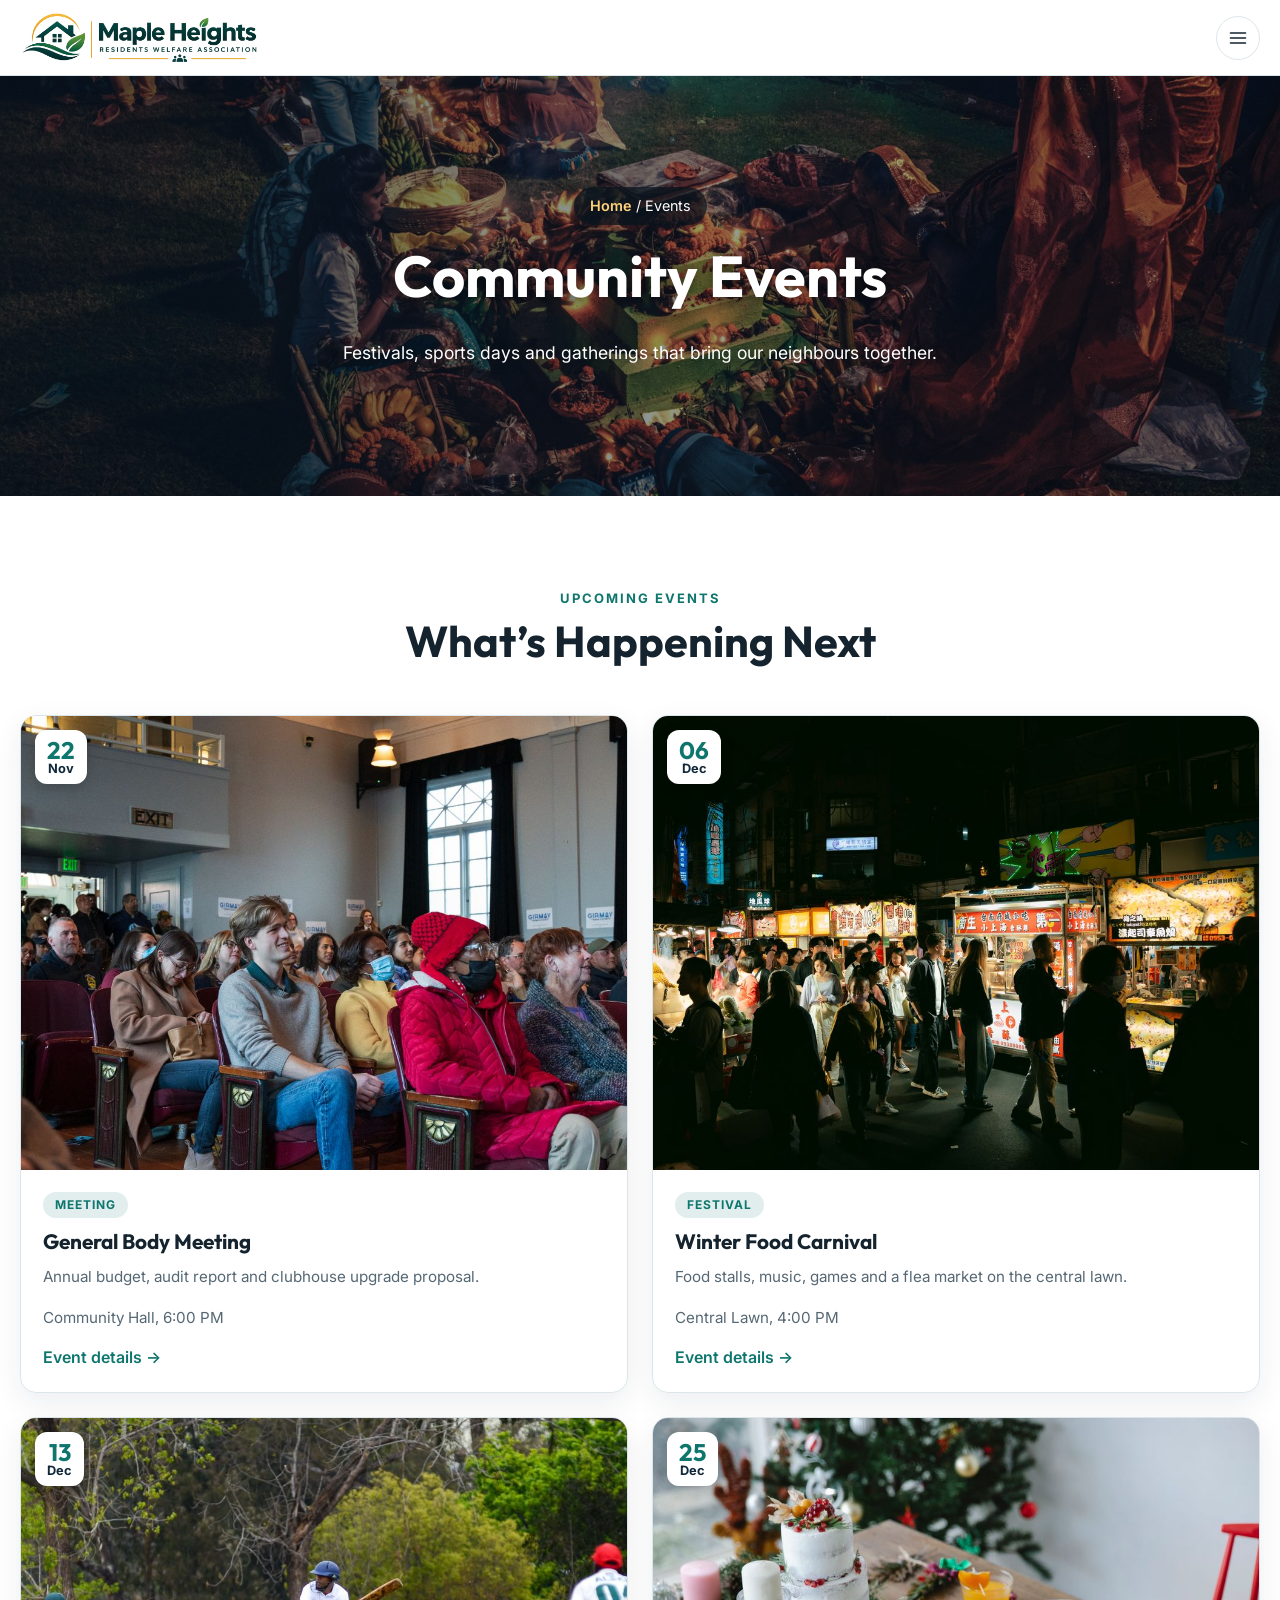
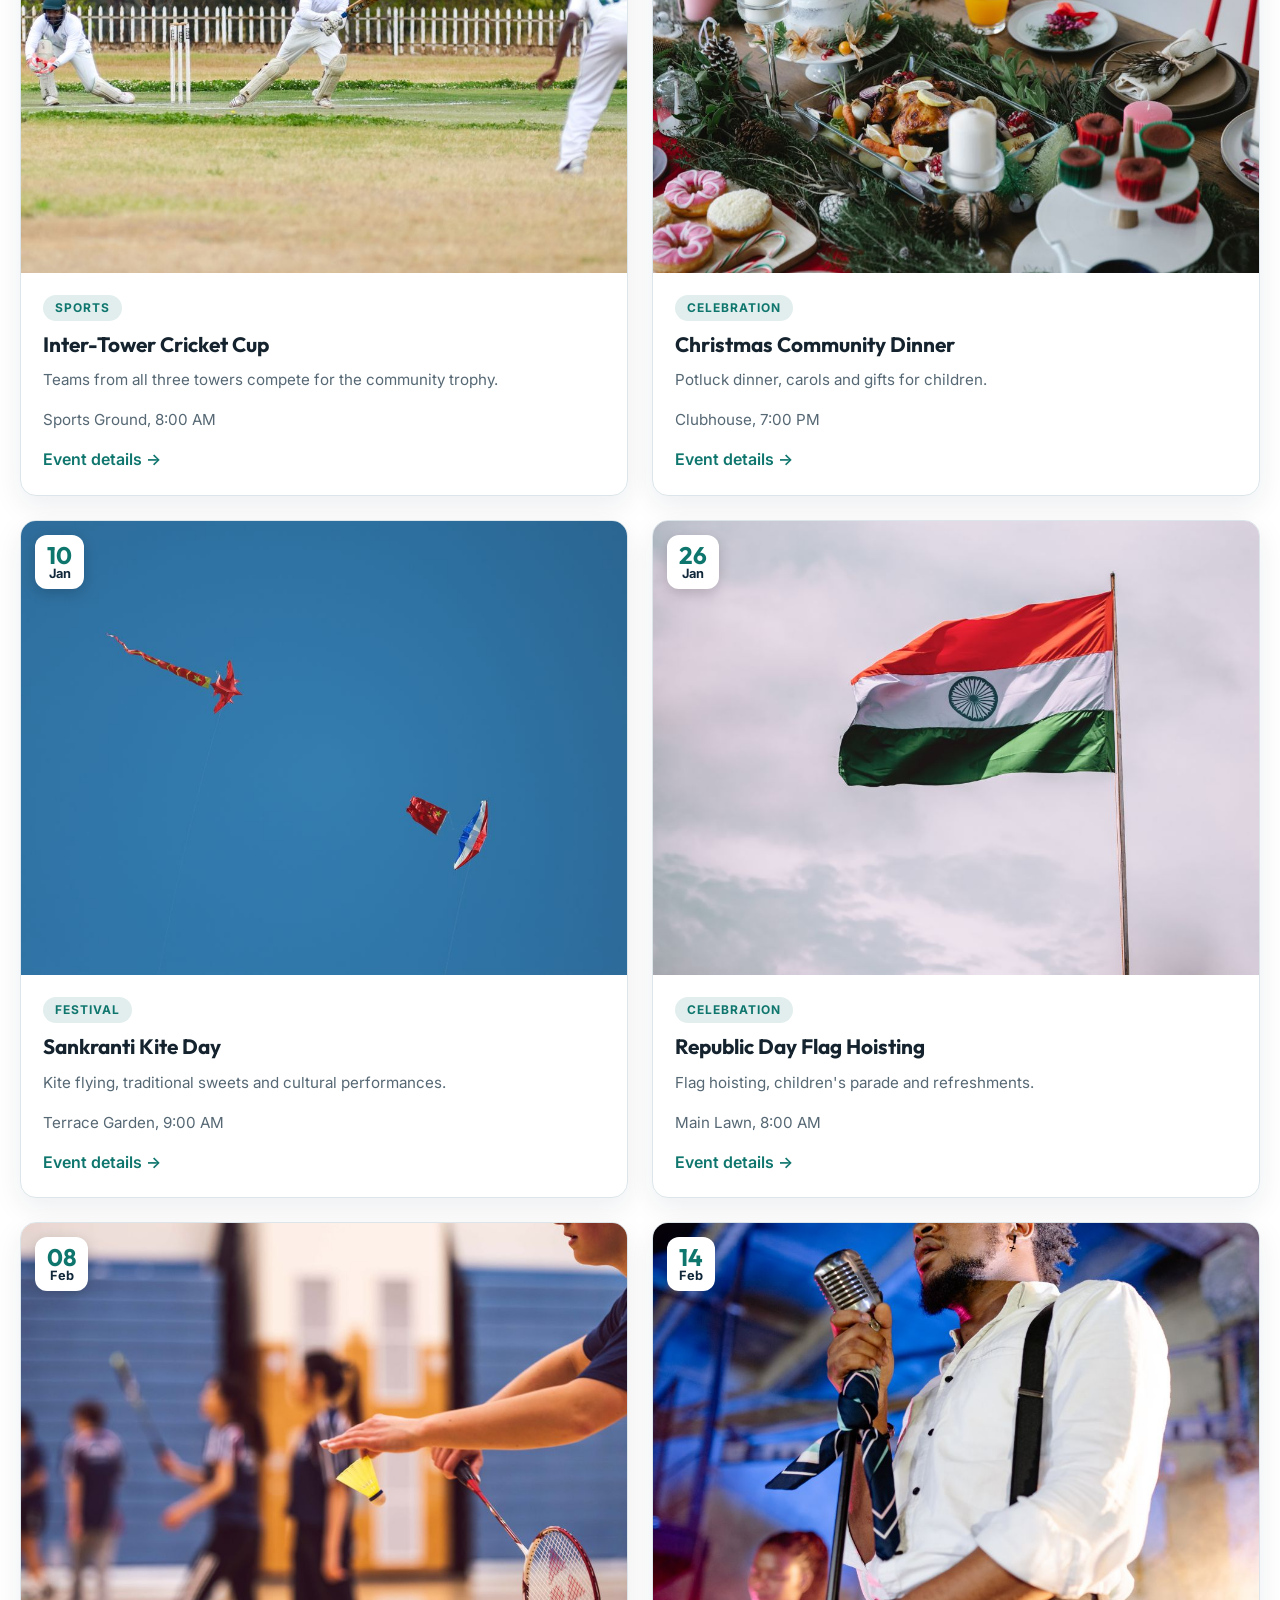
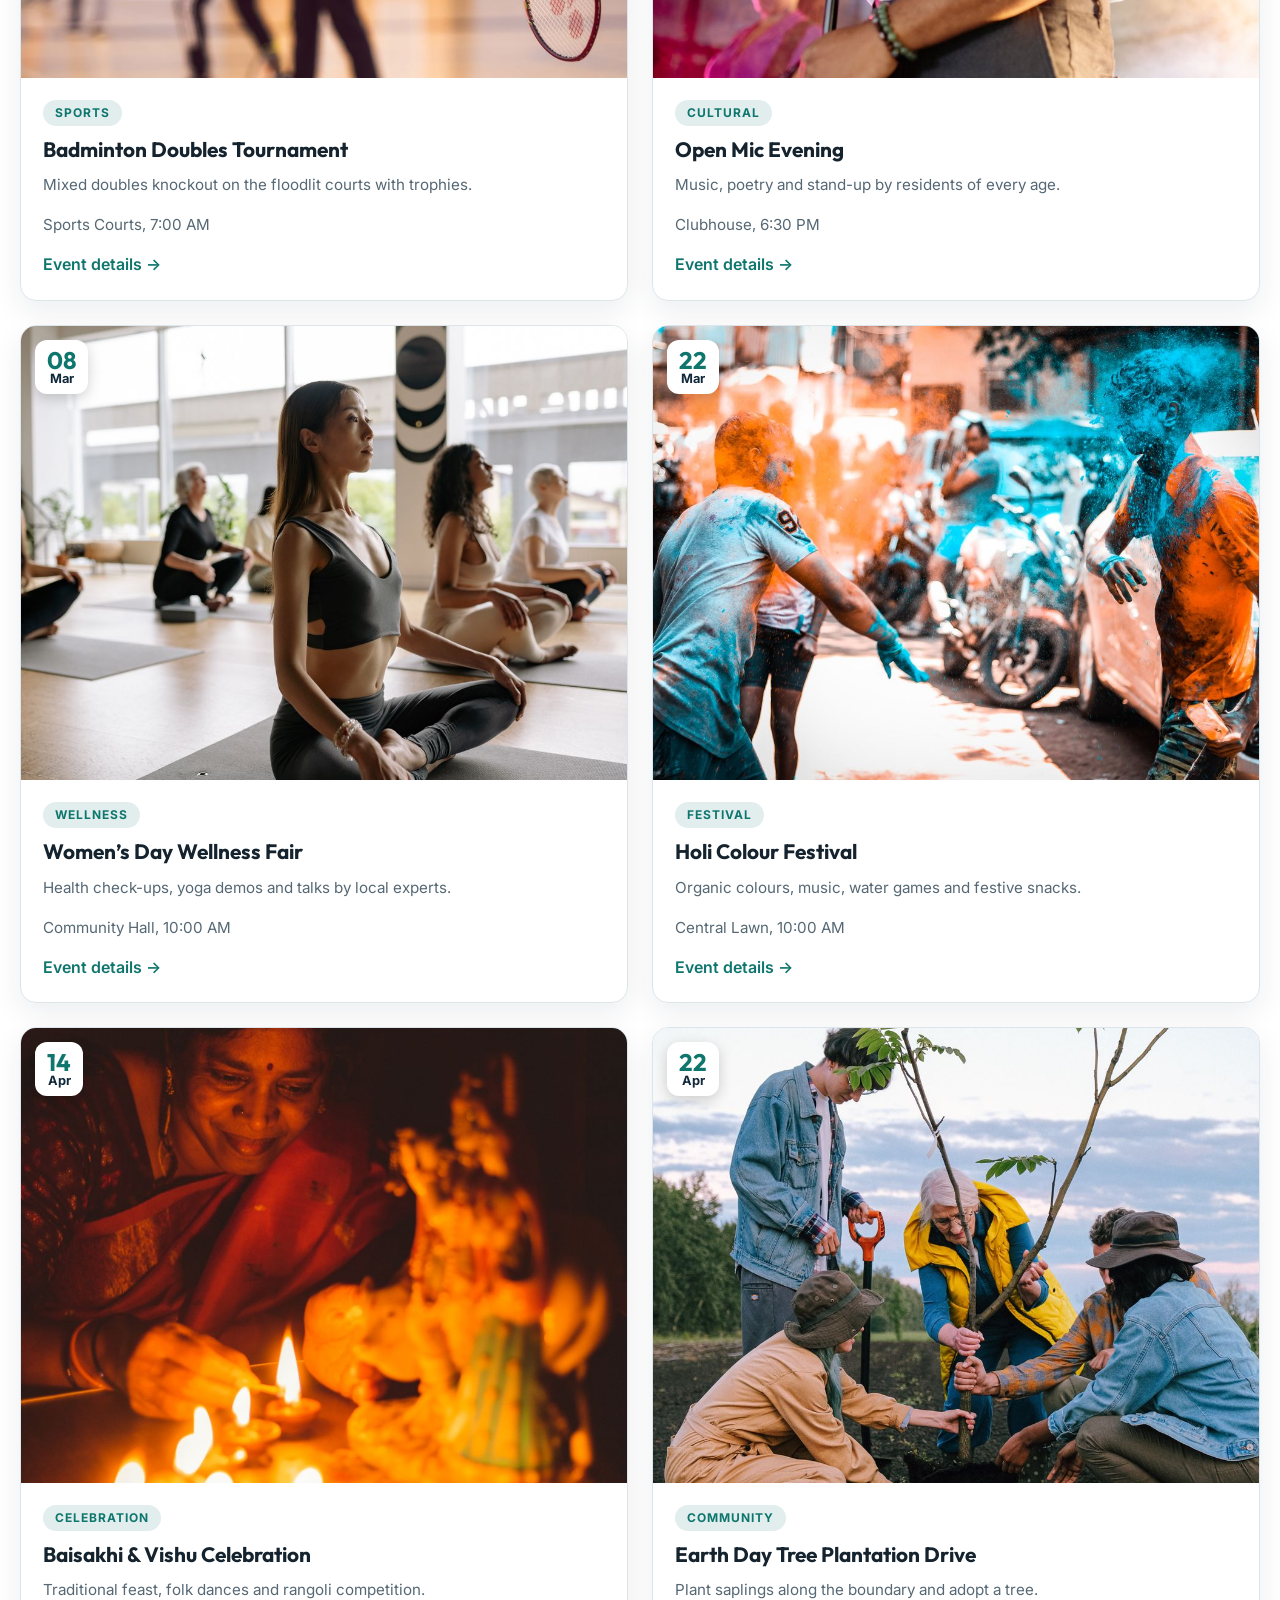
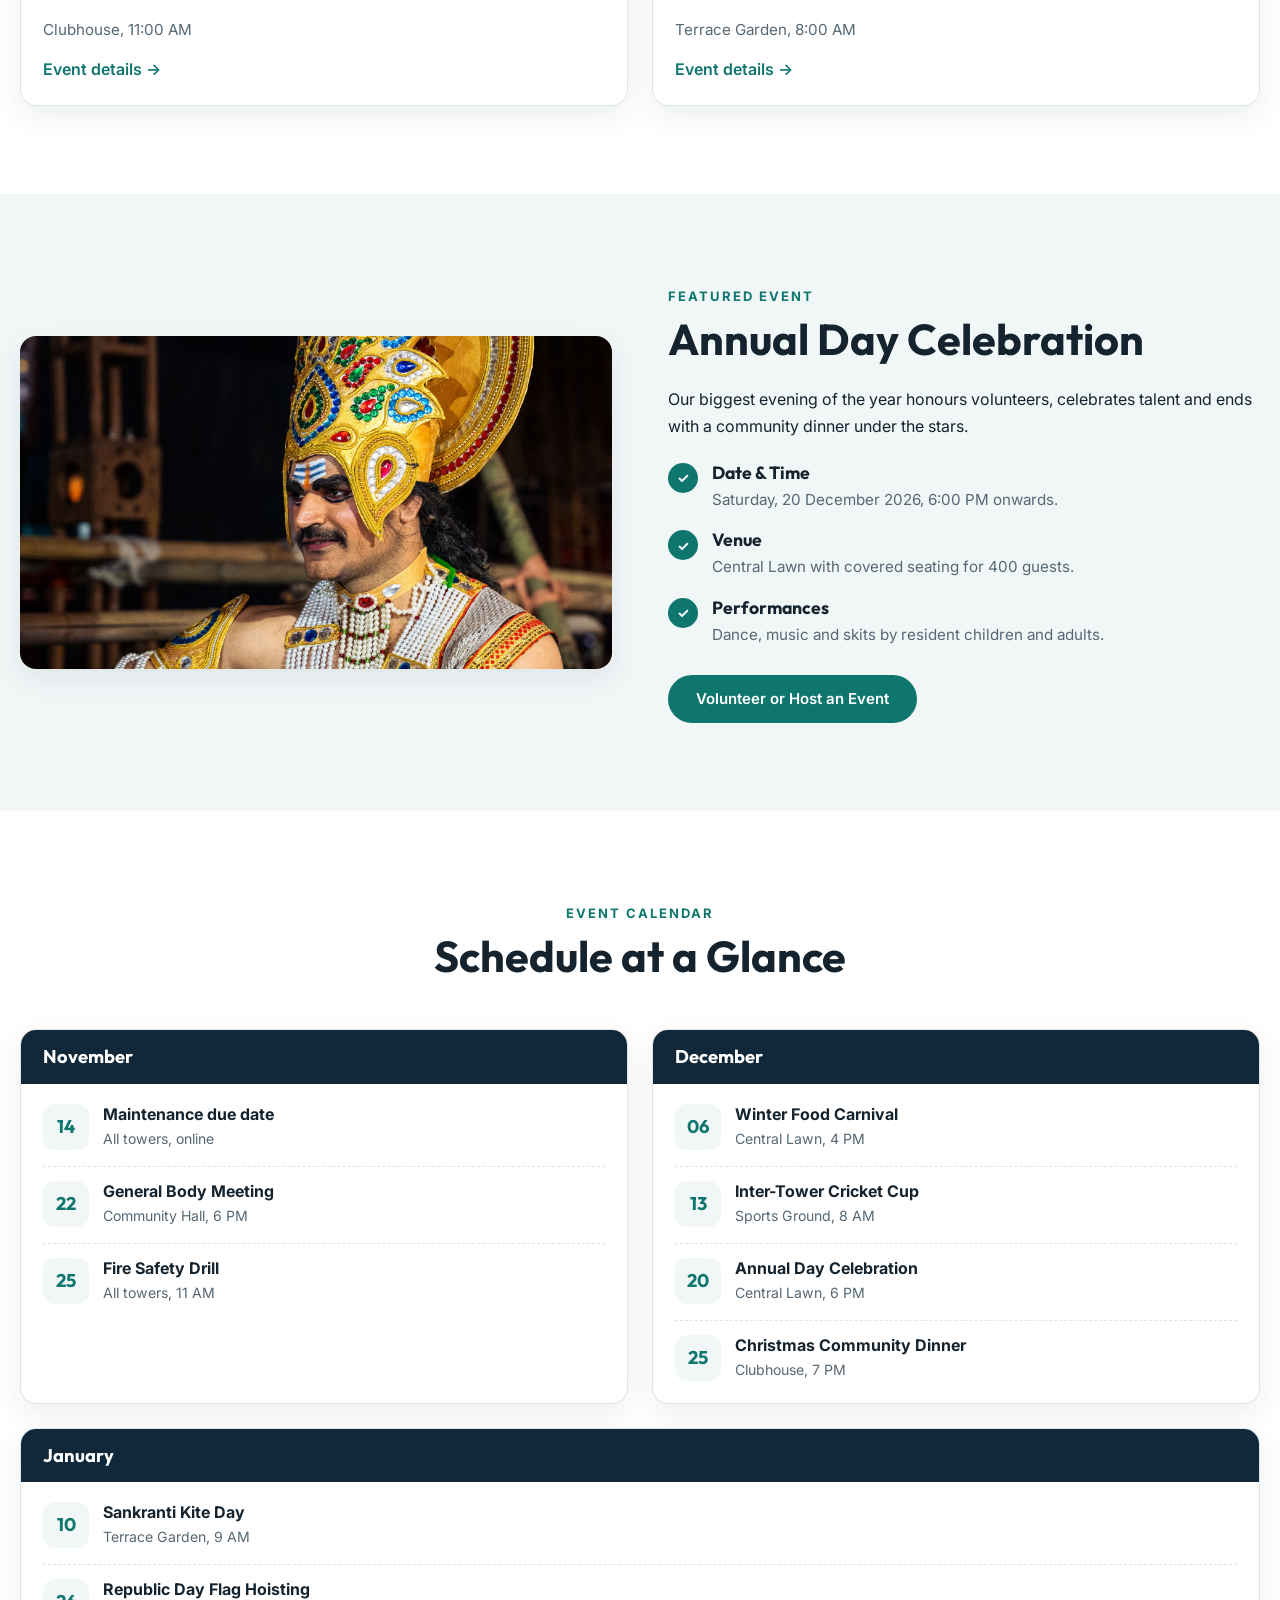
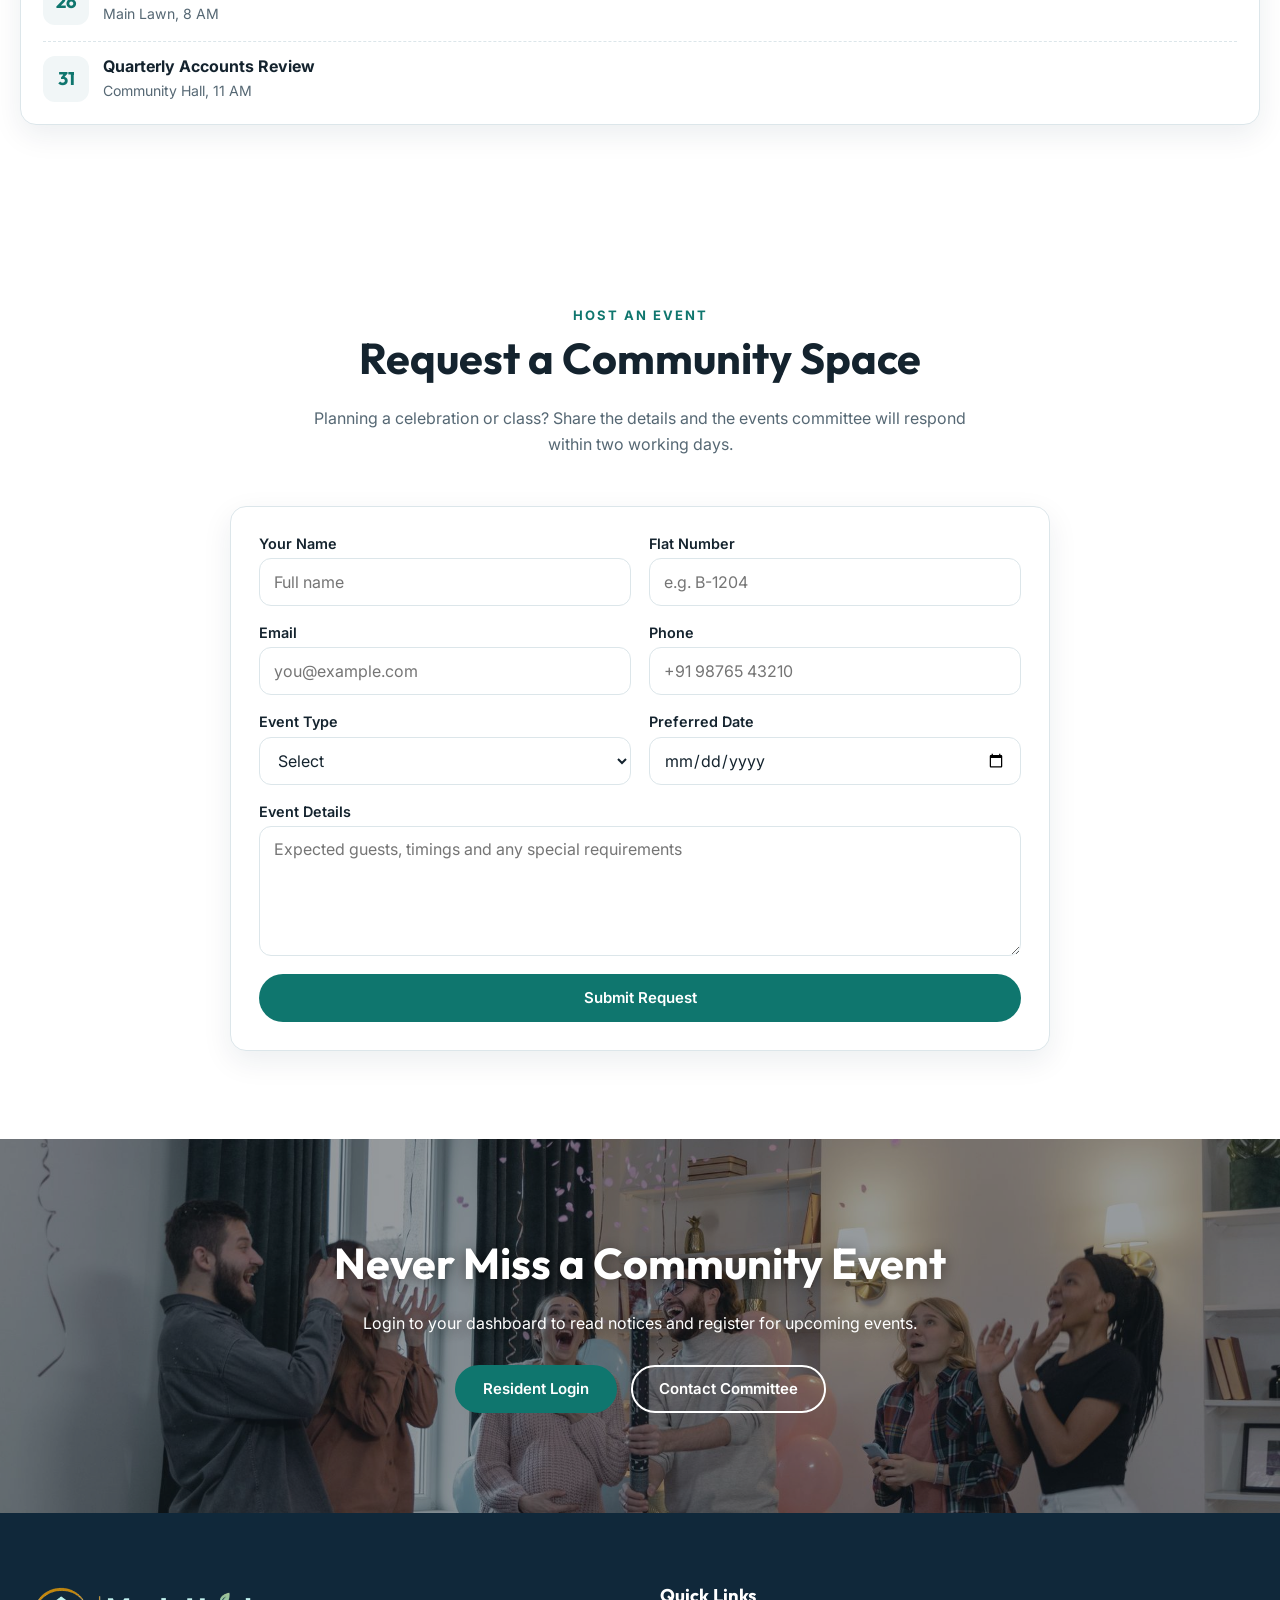
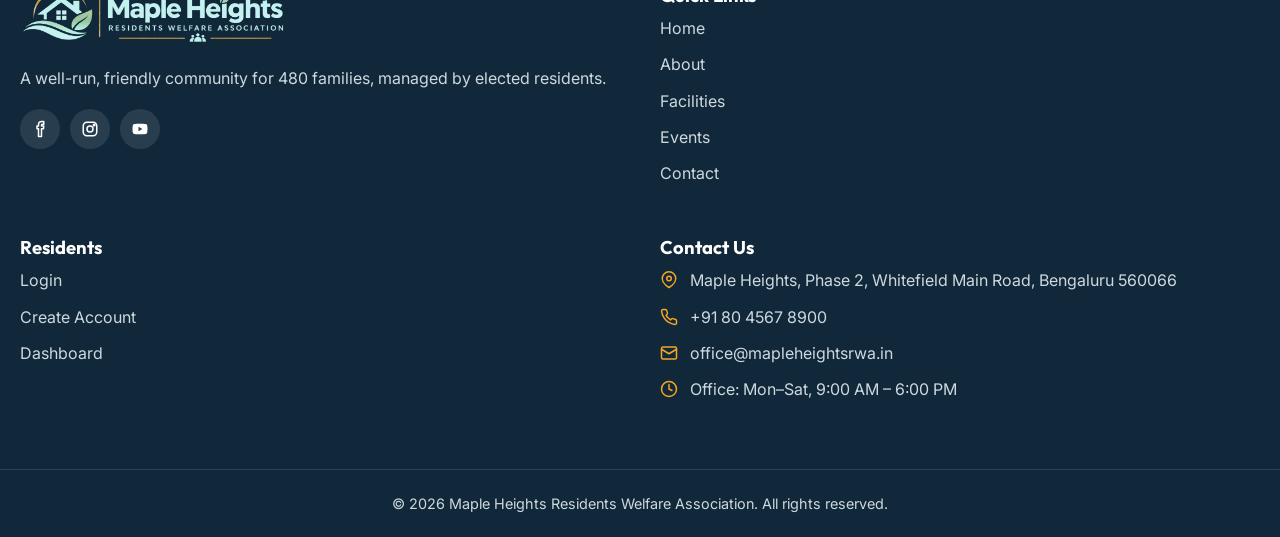
<file: events.html>
<!DOCTYPE html>
<html lang="en" data-theme="light" dir="ltr">
<head>
<meta charset="UTF-8">
<meta name="viewport" content="width=device-width,initial-scale=1">
<title>Events | Maple Heights RWA</title>
<meta name="description" content="Festivals, meetings and sports days at Maple Heights with schedule and event hosting requests.">
<link rel="icon" href="favicon.ico" sizes="any">
<link rel="icon" type="image/png" sizes="32x32" href="assets/images/favicon-32.png">
<link rel="icon" type="image/png" sizes="256x256" href="assets/images/favicon-256.png">
<link rel="apple-touch-icon" href="assets/images/apple-touch-icon.png">
<meta name="theme-color" content="#0f766e">
<link rel="preconnect" href="https://fonts.googleapis.com">
<link rel="preconnect" href="https://fonts.gstatic.com" crossorigin>
<link href="https://fonts.googleapis.com/css2?family=Outfit:wght@500;600;700&family=Inter:wght@400;500;600&display=swap" rel="stylesheet">
<link rel="stylesheet" href="assets/css/style.css">

<link rel="stylesheet" href="assets/css/responsive.css">
<link rel="stylesheet" href="assets/css/animations.css">
<script src="assets/js/main.js"></script>
</head>
<body>
<header class="site-header">
  <div class="container nav-inner">
    <a href="index.html" class="brand" aria-label="Maple Heights RWA home"><img class="brand-logo" src="assets/images/logo.png" alt="Maple Heights Residents Welfare Association" width="900" height="203"></a>
    <button class="icon-btn menu-toggle" aria-label="Open menu" aria-expanded="false"><svg class="icon-open" viewBox="0 0 24 24" fill="none" stroke="currentColor" stroke-width="2" stroke-linecap="round"><path d="M3 6h18M3 12h18M3 18h18"/></svg><svg class="icon-close" viewBox="0 0 24 24" fill="none" stroke="currentColor" stroke-width="2" stroke-linecap="round"><path d="M6 6l12 12M18 6 6 18"/></svg></button>
    <nav class="main-nav" aria-label="Main">
      <ul class="nav-links">
        <li class="has-dd"><button class="nav-link dd-toggle" aria-expanded="false">Home <svg width="12" height="12" viewBox="0 0 12 12" fill="none" stroke="currentColor" stroke-width="2"><path d="m2 4 4 4 4-4"/></svg></button>
          <div class="dd-menu"><a href="index.html">Home 1</a><a href="home-2.html">Home 2</a></div></li>
        <li><a class="nav-link" href="about.html">About</a></li><li><a class="nav-link" href="facilities.html">Facilities</a></li><li><a class="nav-link active" href="events.html">Events</a></li><li><a class="nav-link" href="contact.html">Contact</a></li><li><a class="nav-link" href="dashboard.html">Dashboard</a></li>
      </ul>
      <div class="nav-actions"><div class="nav-tools"><button class="icon-btn" data-theme-toggle aria-label="Toggle light or dark mode"><svg class="icon-moon" viewBox="0 0 24 24" fill="none" stroke="currentColor" stroke-width="2" stroke-linecap="round" stroke-linejoin="round" aria-hidden="true"><path d="M21 12.8A9 9 0 1 1 11.2 3a7 7 0 0 0 9.8 9.8z"/></svg><svg class="icon-sun" viewBox="0 0 24 24" fill="none" stroke="currentColor" stroke-width="2" stroke-linecap="round" stroke-linejoin="round" aria-hidden="true"><circle cx="12" cy="12" r="4"/><path d="M12 2v2M12 20v2M4.9 4.9l1.4 1.4M17.7 17.7l1.4 1.4M2 12h2M20 12h2M4.9 19.1l1.4-1.4M17.7 6.3l1.4-1.4"/></svg></button><button class="icon-btn" data-dir-toggle aria-label="Toggle left-to-right or right-to-left">RTL</button></div><a href="login.html" class="btn btn-outline btn-nav">Login</a><a href="facilities.html#clubhouse" class="btn btn-primary btn-nav">Book Clubhouse</a></div>
    </nav>
  </div>
</header>
<main>
<section class="page-hero" style="--hero-img:url('../images/pexels-19634782.jpg')">
  <div class="container"><div class="crumbs"><a href="index.html">Home</a> / Events</div><h1>Community Events</h1><p>Festivals, sports days and gatherings that bring our neighbours together.</p></div>
</section>

<!-- 2. UPCOMING -->
<section class="section"><div class="container"><div class="section-head"><span class="eyebrow">Upcoming Events</span><h2>What&rsquo;s Happening Next</h2></div><div class="grid grid-3"><article class="card"><div class="media " role="img" aria-label="General Body Meeting" style="--img:url('../images/pexels-30712158.jpg')"><div class="badge"><strong>22</strong>Nov</div></div><div class="card-body"><span class="tag">Meeting</span><h3>General Body Meeting</h3><p>Annual budget, audit report and clubhouse upgrade proposal.</p><p class="meta"><span>Community Hall, 6:00 PM</span></p><a href="events.html" class="link-more">Event details &rarr;</a></div></article><article class="card"><div class="media " role="img" aria-label="Winter Food Carnival" style="--img:url('../images/pexels-32223212.jpg')"><div class="badge"><strong>06</strong>Dec</div></div><div class="card-body"><span class="tag">Festival</span><h3>Winter Food Carnival</h3><p>Food stalls, music, games and a flea market on the central lawn.</p><p class="meta"><span>Central Lawn, 4:00 PM</span></p><a href="events.html" class="link-more">Event details &rarr;</a></div></article><article class="card"><div class="media " role="img" aria-label="Inter-Tower Cricket Cup" style="--img:url('../images/pexels-9828008.jpg')"><div class="badge"><strong>13</strong>Dec</div></div><div class="card-body"><span class="tag">Sports</span><h3>Inter-Tower Cricket Cup</h3><p>Teams from all three towers compete for the community trophy.</p><p class="meta"><span>Sports Ground, 8:00 AM</span></p><a href="events.html" class="link-more">Event details &rarr;</a></div></article><article class="card"><div class="media " role="img" aria-label="Christmas Community Dinner" style="--img:url('../images/pexels-6210765.jpg')"><div class="badge"><strong>25</strong>Dec</div></div><div class="card-body"><span class="tag">Celebration</span><h3>Christmas Community Dinner</h3><p>Potluck dinner, carols and gifts for children.</p><p class="meta"><span>Clubhouse, 7:00 PM</span></p><a href="events.html" class="link-more">Event details &rarr;</a></div></article><article class="card"><div class="media " role="img" aria-label="Sankranti Kite Day" style="--img:url('../images/pexels-30306420.jpg')"><div class="badge"><strong>10</strong>Jan</div></div><div class="card-body"><span class="tag">Festival</span><h3>Sankranti Kite Day</h3><p>Kite flying, traditional sweets and cultural performances.</p><p class="meta"><span>Terrace Garden, 9:00 AM</span></p><a href="events.html" class="link-more">Event details &rarr;</a></div></article><article class="card"><div class="media " role="img" aria-label="Republic Day Flag Hoisting" style="--img:url('../images/pexels-9187839.jpg')"><div class="badge"><strong>26</strong>Jan</div></div><div class="card-body"><span class="tag">Celebration</span><h3>Republic Day Flag Hoisting</h3><p>Flag hoisting, children's parade and refreshments.</p><p class="meta"><span>Main Lawn, 8:00 AM</span></p><a href="events.html" class="link-more">Event details &rarr;</a></div></article><article class="card"><div class="media " role="img" aria-label="Badminton Doubles Tournament" style="--img:url('../images/pexels-2202685.jpg')"><div class="badge"><strong>08</strong>Feb</div></div><div class="card-body"><span class="tag">Sports</span><h3>Badminton Doubles Tournament</h3><p>Mixed doubles knockout on the floodlit courts with trophies.</p><p class="meta"><span>Sports Courts, 7:00 AM</span></p><a href="events.html" class="link-more">Event details &rarr;</a></div></article><article class="card"><div class="media " role="img" aria-label="Open Mic Evening" style="--img:url('../images/pexels-9010055.jpg')"><div class="badge"><strong>14</strong>Feb</div></div><div class="card-body"><span class="tag">Cultural</span><h3>Open Mic Evening</h3><p>Music, poetry and stand-up by residents of every age.</p><p class="meta"><span>Clubhouse, 6:30 PM</span></p><a href="events.html" class="link-more">Event details &rarr;</a></div></article><article class="card"><div class="media " role="img" aria-label="Women&rsquo;s Day Wellness Fair" style="--img:url('../images/pexels-8436725.jpg')"><div class="badge"><strong>08</strong>Mar</div></div><div class="card-body"><span class="tag">Wellness</span><h3>Women&rsquo;s Day Wellness Fair</h3><p>Health check-ups, yoga demos and talks by local experts.</p><p class="meta"><span>Community Hall, 10:00 AM</span></p><a href="events.html" class="link-more">Event details &rarr;</a></div></article><article class="card"><div class="media " role="img" aria-label="Holi Colour Festival" style="--img:url('../images/pexels-3759177.jpg')"><div class="badge"><strong>22</strong>Mar</div></div><div class="card-body"><span class="tag">Festival</span><h3>Holi Colour Festival</h3><p>Organic colours, music, water games and festive snacks.</p><p class="meta"><span>Central Lawn, 10:00 AM</span></p><a href="events.html" class="link-more">Event details &rarr;</a></div></article><article class="card"><div class="media " role="img" aria-label="Baisakhi &amp; Vishu Celebration" style="--img:url('../images/pexels-4094848.jpg')"><div class="badge"><strong>14</strong>Apr</div></div><div class="card-body"><span class="tag">Celebration</span><h3>Baisakhi &amp; Vishu Celebration</h3><p>Traditional feast, folk dances and rangoli competition.</p><p class="meta"><span>Clubhouse, 11:00 AM</span></p><a href="events.html" class="link-more">Event details &rarr;</a></div></article><article class="card"><div class="media " role="img" aria-label="Earth Day Tree Plantation Drive" style="--img:url('../images/pexels-5029929.jpg')"><div class="badge"><strong>22</strong>Apr</div></div><div class="card-body"><span class="tag">Community</span><h3>Earth Day Tree Plantation Drive</h3><p>Plant saplings along the boundary and adopt a tree.</p><p class="meta"><span>Terrace Garden, 8:00 AM</span></p><a href="events.html" class="link-more">Event details &rarr;</a></div></article></div></div></section>

<!-- 3. FEATURED -->
<section class="section section-alt">
  <div class="container split">
    <div class="media wide" role="img" aria-label="Residents at the annual day celebration" style="--img:url('../images/pexels-18869864.jpg')"></div>
    <div>
      <span class="eyebrow">Featured Event</span><h2>Annual Day Celebration</h2>
      <p>Our biggest evening of the year honours volunteers, celebrates talent and ends with a community dinner under the stars.</p>
      <ul class="check-list">
        <li><span class="tick">&#10003;</span><div><h4>Date &amp; Time</h4><p>Saturday, 20 December 2026, 6:00 PM onwards.</p></div></li>
        <li><span class="tick">&#10003;</span><div><h4>Venue</h4><p>Central Lawn with covered seating for 400 guests.</p></div></li>
        <li><span class="tick">&#10003;</span><div><h4>Performances</h4><p>Dance, music and skits by resident children and adults.</p></div></li>
      </ul>
      <a href="#host" class="btn btn-primary">Volunteer or Host an Event</a>
    </div>
  </div>
</section>

<!-- 4. SCHEDULE -->
<section class="section">
  <div class="container">
    <div class="section-head"><span class="eyebrow">Event Calendar</span><h2>Schedule at a Glance</h2></div>
    <div class="agenda"><div class="month"><h3>November</h3><ul><li><span class="day">14</span><div><strong>Maintenance due date</strong><span>All towers, online</span></div></li><li><span class="day">22</span><div><strong>General Body Meeting</strong><span>Community Hall, 6 PM</span></div></li><li><span class="day">25</span><div><strong>Fire Safety Drill</strong><span>All towers, 11 AM</span></div></li></ul></div><div class="month"><h3>December</h3><ul><li><span class="day">06</span><div><strong>Winter Food Carnival</strong><span>Central Lawn, 4 PM</span></div></li><li><span class="day">13</span><div><strong>Inter-Tower Cricket Cup</strong><span>Sports Ground, 8 AM</span></div></li><li><span class="day">20</span><div><strong>Annual Day Celebration</strong><span>Central Lawn, 6 PM</span></div></li><li><span class="day">25</span><div><strong>Christmas Community Dinner</strong><span>Clubhouse, 7 PM</span></div></li></ul></div><div class="month"><h3>January</h3><ul><li><span class="day">10</span><div><strong>Sankranti Kite Day</strong><span>Terrace Garden, 9 AM</span></div></li><li><span class="day">26</span><div><strong>Republic Day Flag Hoisting</strong><span>Main Lawn, 8 AM</span></div></li><li><span class="day">31</span><div><strong>Quarterly Accounts Review</strong><span>Community Hall, 11 AM</span></div></li></ul></div></div>
  </div>
</section>

<!-- 5. HOST FORM -->
<section class="section" id="host">
  <div class="container" style="max-width:860px">
    <div class="section-head"><span class="eyebrow">Host an Event</span><h2>Request a Community Space</h2><p>Planning a celebration or class? Share the details and the events committee will respond within two working days.</p></div>
    <form class="panel form" data-validate novalidate>
      <div class="form-row"><div class="field"><label for="hname">Your Name</label><input id="hname" name="hname" type="text" placeholder="Full name" required><span class="err">This field is required</span></div><div class="field"><label for="hflat">Flat Number</label><input id="hflat" name="hflat" type="text" placeholder="e.g. B-1204" required><span class="err">This field is required</span></div></div>
      <div class="form-row"><div class="field"><label for="hemail">Email</label><input id="hemail" name="hemail" type="email" placeholder="you@example.com" required><span class="err">Enter a valid email address</span></div><div class="field"><label for="hphone">Phone</label><input id="hphone" name="hphone" type="tel" placeholder="+91 98765 43210" required><span class="err">Enter a valid phone number</span></div></div>
      <div class="form-row"><div class="field"><label for="htype">Event Type</label><select id="htype" required><option value="">Select</option><option>Birthday party</option><option>Festival celebration</option><option>Cultural program</option><option>Workshop or class</option><option>Meeting</option></select><span class="err">Please make a selection</span></div><div class="field"><label for="hdate">Preferred Date</label><input id="hdate" name="hdate" type="date" placeholder="" required><span class="err">This field is required</span></div></div>
      <div class="field"><label for="hdesc">Event Details</label><textarea id="hdesc" required placeholder="Expected guests, timings and any special requirements"></textarea><span class="err">Please describe your event</span></div>
      <div class="form-ok" role="status">Thank you! Your request has been received. The events committee will contact you shortly.</div>
      <button class="btn btn-primary" type="submit" style="width:100%">Submit Request</button>
    </form>
  </div>
</section>

<!-- 6. CTA -->
<section class="cta" style="--hero-img:url('../images/pexels-6463610.jpg')">
  <div class="container"><h2>Never Miss a Community Event</h2><p>Login to your dashboard to read notices and register for upcoming events.</p><div class="hero-actions"><a href="login.html" class="btn btn-primary">Resident Login</a><a href="contact.html" class="btn btn-ghost">Contact Committee</a></div></div>
</section>
</main>

<footer class="site-footer">
  <div class="container footer-grid">
    <div><a href="index.html" class="brand" aria-label="Maple Heights RWA home"><img class="brand-logo" src="assets/images/logo-dark.png" alt="Maple Heights Residents Welfare Association" width="900" height="203"></a><p>A well-run, friendly community for 480 families, managed by elected residents.</p>
      <div class="footer-social"><a href="contact.html" aria-label="Facebook"><svg viewBox="0 0 24 24" fill="none" stroke="currentColor" stroke-width="2" stroke-linecap="round" stroke-linejoin="round" aria-hidden="true"><path d="M14 8V6.5c0-.7.2-1 1.1-1H17V2h-2.6C11.5 2 10 3.7 10 6.2V8H8v3.5h2V22h4V11.5h2.7L17 8z"/></svg></a><a href="contact.html" aria-label="Instagram"><svg viewBox="0 0 24 24" fill="none" stroke="currentColor" stroke-width="2" stroke-linecap="round" stroke-linejoin="round" aria-hidden="true"><rect x="3" y="3" width="18" height="18" rx="5"/><circle cx="12" cy="12" r="4"/><circle cx="17.5" cy="6.5" r="1" fill="currentColor"/></svg></a><a href="contact.html" aria-label="YouTube"><svg viewBox="0 0 24 24" fill="none" stroke="currentColor" stroke-width="2" stroke-linecap="round" stroke-linejoin="round" aria-hidden="true"><path d="M21.6 7.2a2.5 2.5 0 0 0-1.8-1.8C18.2 5 12 5 12 5s-6.2 0-7.8.4A2.5 2.5 0 0 0 2.4 7.2C2 8.8 2 12 2 12s0 3.2.4 4.8a2.5 2.5 0 0 0 1.8 1.8C5.8 19 12 19 12 19s6.2 0 7.8-.4a2.5 2.5 0 0 0 1.8-1.8c.4-1.6.4-4.8.4-4.8s0-3.2-.4-4.8zM10 15V9l5.2 3z" fill="currentColor" stroke="none"/></svg></a></div></div>
    <div><h4>Quick Links</h4><ul><li><a href="index.html">Home</a></li><li><a href="about.html">About</a></li><li><a href="facilities.html">Facilities</a></li><li><a href="events.html">Events</a></li><li><a href="contact.html">Contact</a></li></ul></div>
    <div><h4>Residents</h4><ul><li><a href="login.html">Login</a></li><li><a href="create-account.html">Create Account</a></li><li><a href="dashboard.html">Dashboard</a></li></ul></div>
    <div><h4>Contact Us</h4><ul class="footer-contact"><li><svg viewBox="0 0 24 24" fill="none" stroke="currentColor" stroke-width="2" stroke-linecap="round" stroke-linejoin="round" aria-hidden="true"><path d="M21 10c0 7-9 12-9 12S3 17 3 10a9 9 0 0 1 18 0z"/><circle cx="12" cy="10" r="3"/></svg><span>Maple Heights, Phase 2, Whitefield Main Road, Bengaluru 560066</span></li><li><svg viewBox="0 0 24 24" fill="none" stroke="currentColor" stroke-width="2" stroke-linecap="round" stroke-linejoin="round" aria-hidden="true"><path d="M22 16.9v3a2 2 0 0 1-2.2 2 19.8 19.8 0 0 1-8.6-3.1 19.5 19.5 0 0 1-6-6A19.8 19.8 0 0 1 2.1 4.2 2 2 0 0 1 4.1 2h3a2 2 0 0 1 2 1.7c.1 1 .4 1.9.7 2.8a2 2 0 0 1-.5 2.1L8 9.9a16 16 0 0 0 6 6l1.3-1.3a2 2 0 0 1 2.1-.4c.9.3 1.8.6 2.8.7a2 2 0 0 1 1.7 2z"/></svg><a href="tel:+918045678900">+91 80 4567 8900</a></li><li><svg viewBox="0 0 24 24" fill="none" stroke="currentColor" stroke-width="2" stroke-linecap="round" stroke-linejoin="round" aria-hidden="true"><rect x="2" y="4" width="20" height="16" rx="2"/><path d="m22 7-10 6L2 7"/></svg><a href="mailto:office@mapleheightsrwa.in">office@mapleheightsrwa.in</a></li><li><svg viewBox="0 0 24 24" fill="none" stroke="currentColor" stroke-width="2" stroke-linecap="round" stroke-linejoin="round" aria-hidden="true"><circle cx="12" cy="12" r="10"/><path d="M12 6v6l4 2"/></svg><span>Office: Mon–Sat, 9:00 AM – 6:00 PM</span></li></ul></div>
  </div>
  <div class="container footer-bottom">&copy; <span id="year">2026</span> Maple Heights Residents Welfare Association. All rights reserved.</div>
</footer>
<button class="back-top" aria-label="Back to top"><svg viewBox="0 0 24 24" fill="none" stroke="currentColor" stroke-width="2" stroke-linecap="round" stroke-linejoin="round" aria-hidden="true"><path d="m6 15 6-6 6 6"/></svg></button>
</body>
</html>
</file>
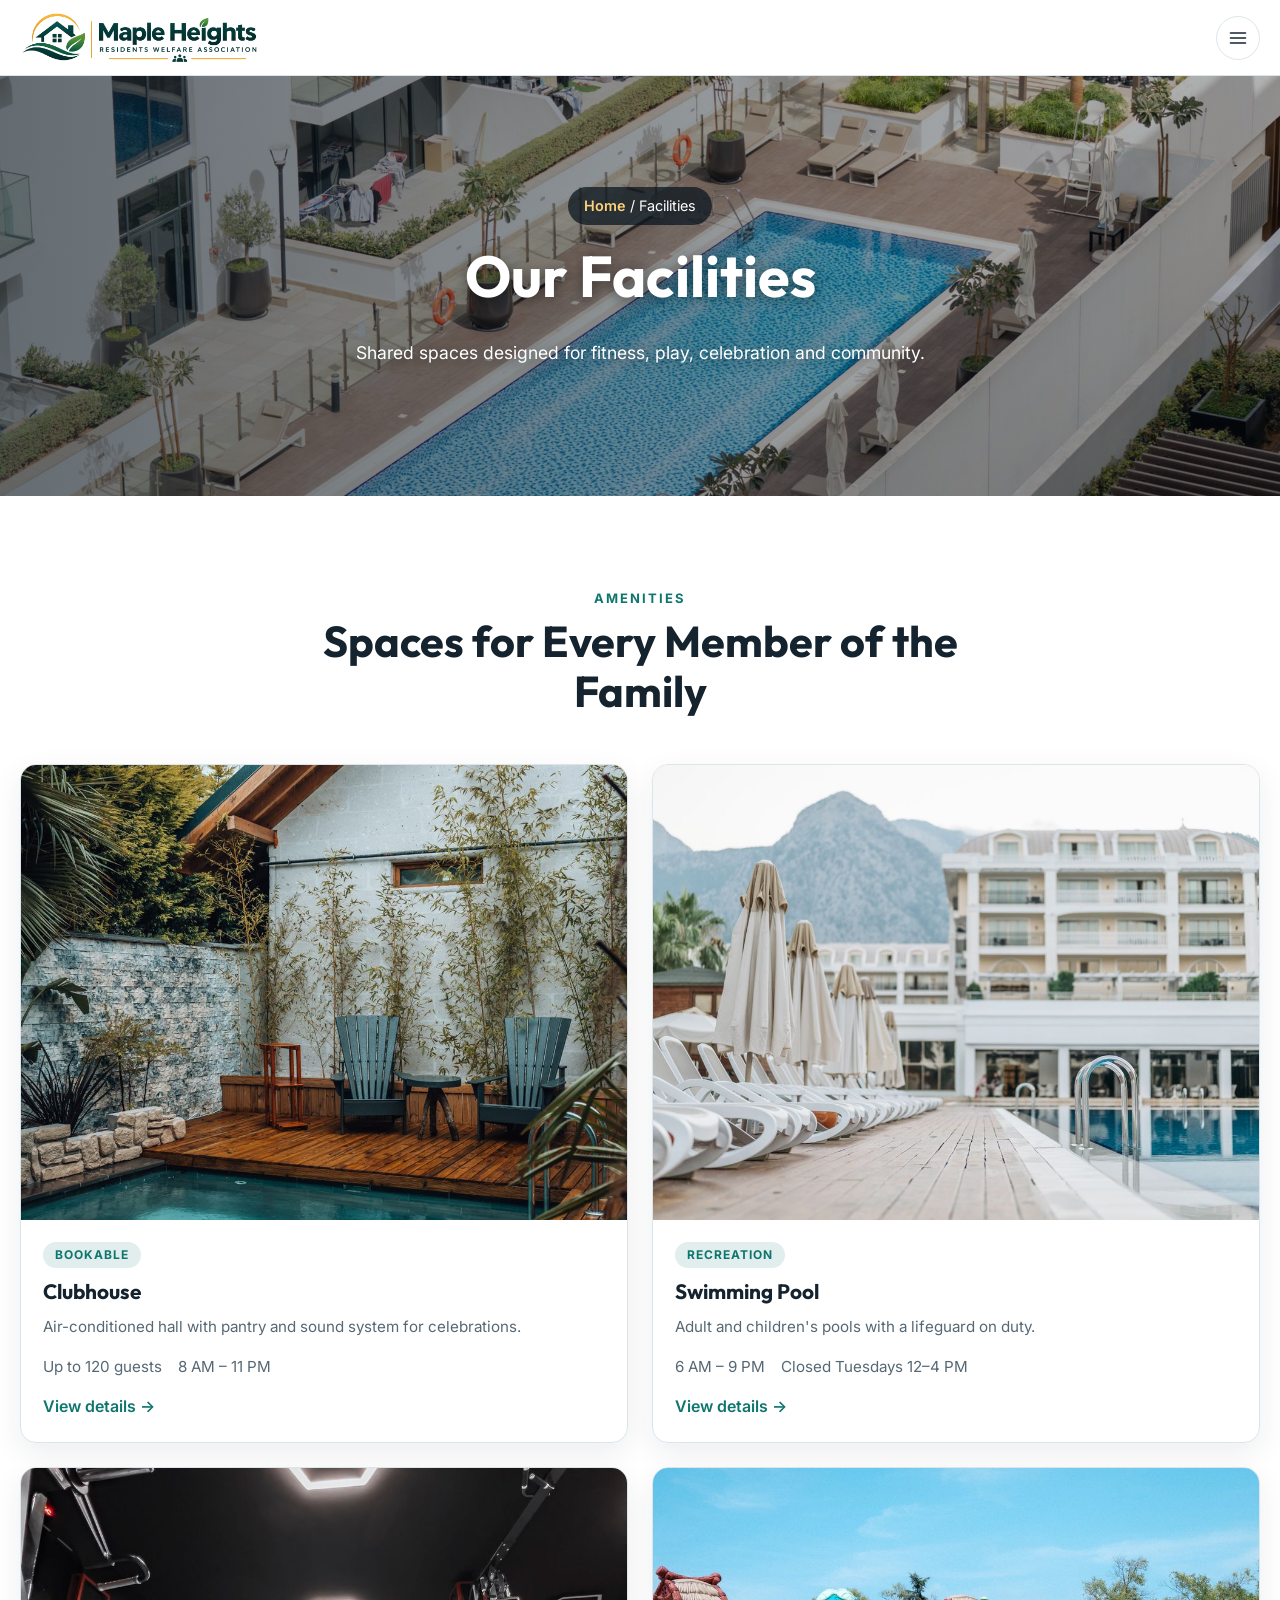
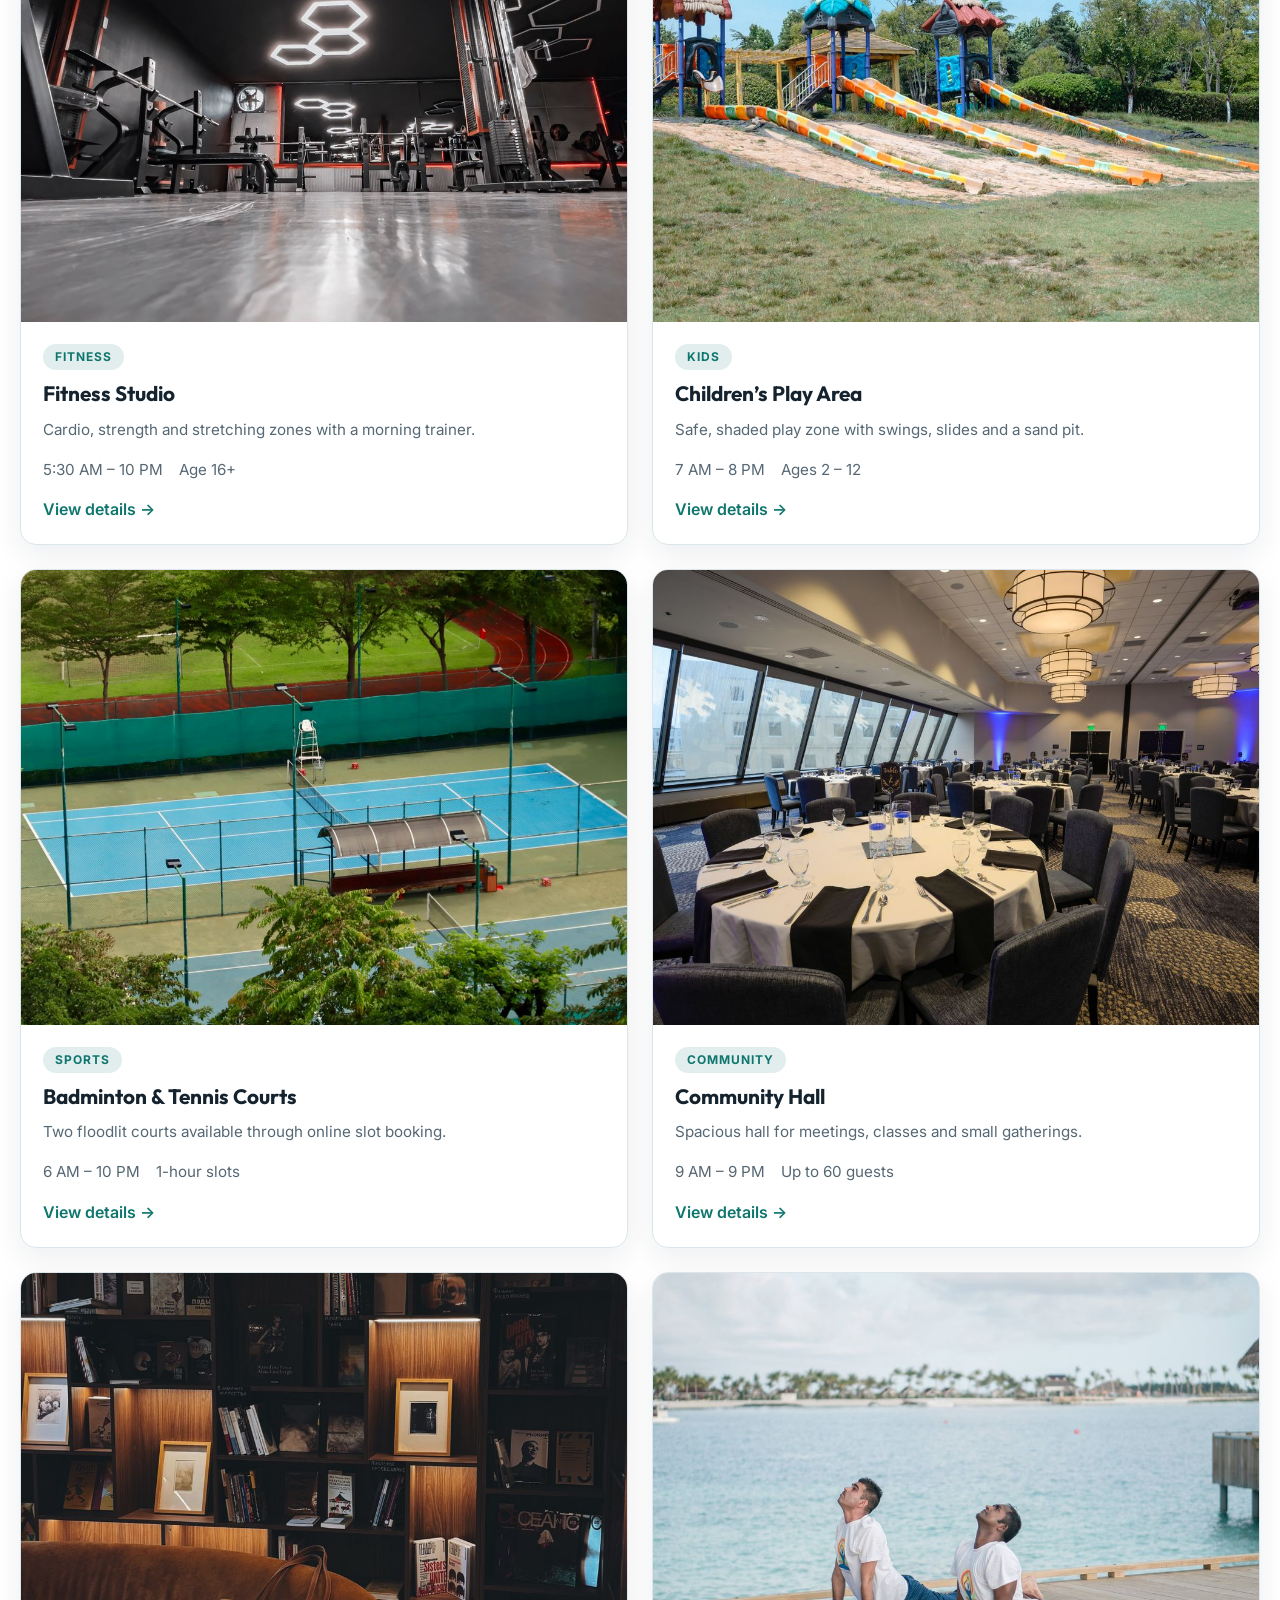
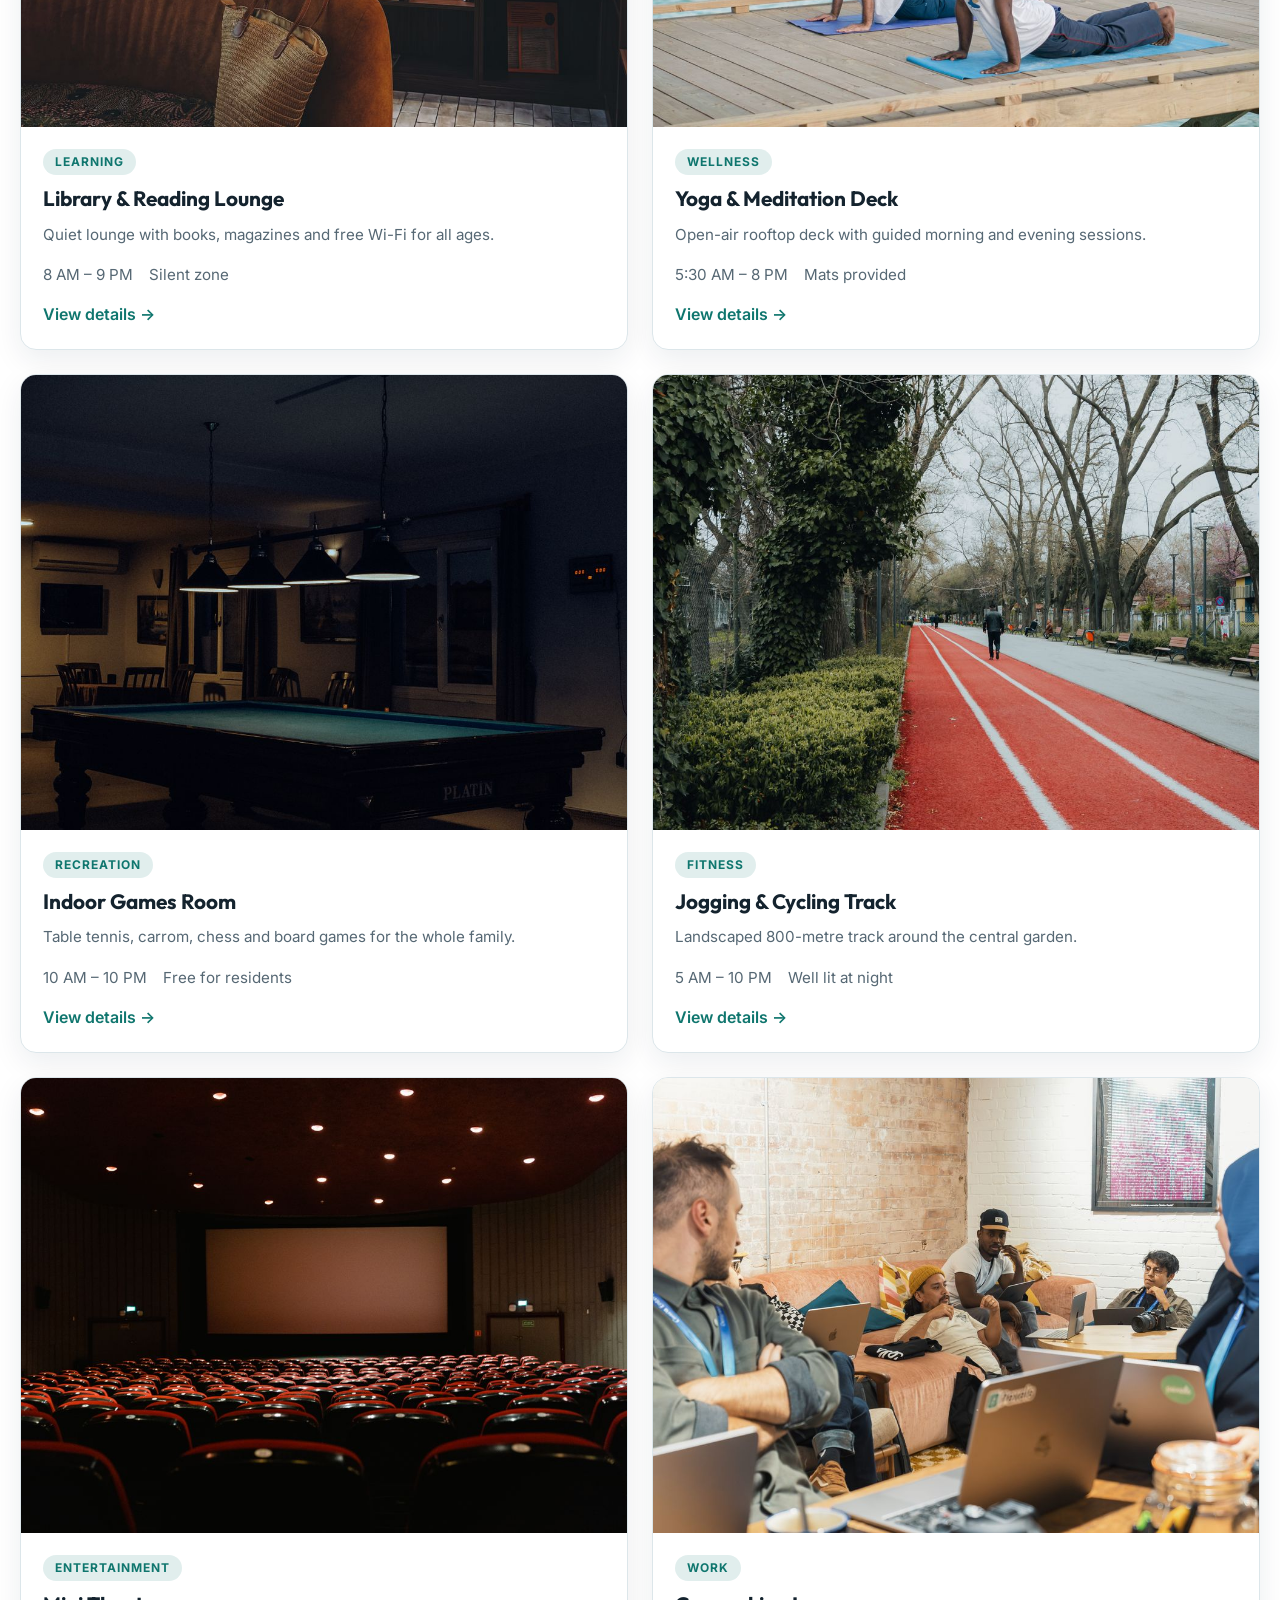
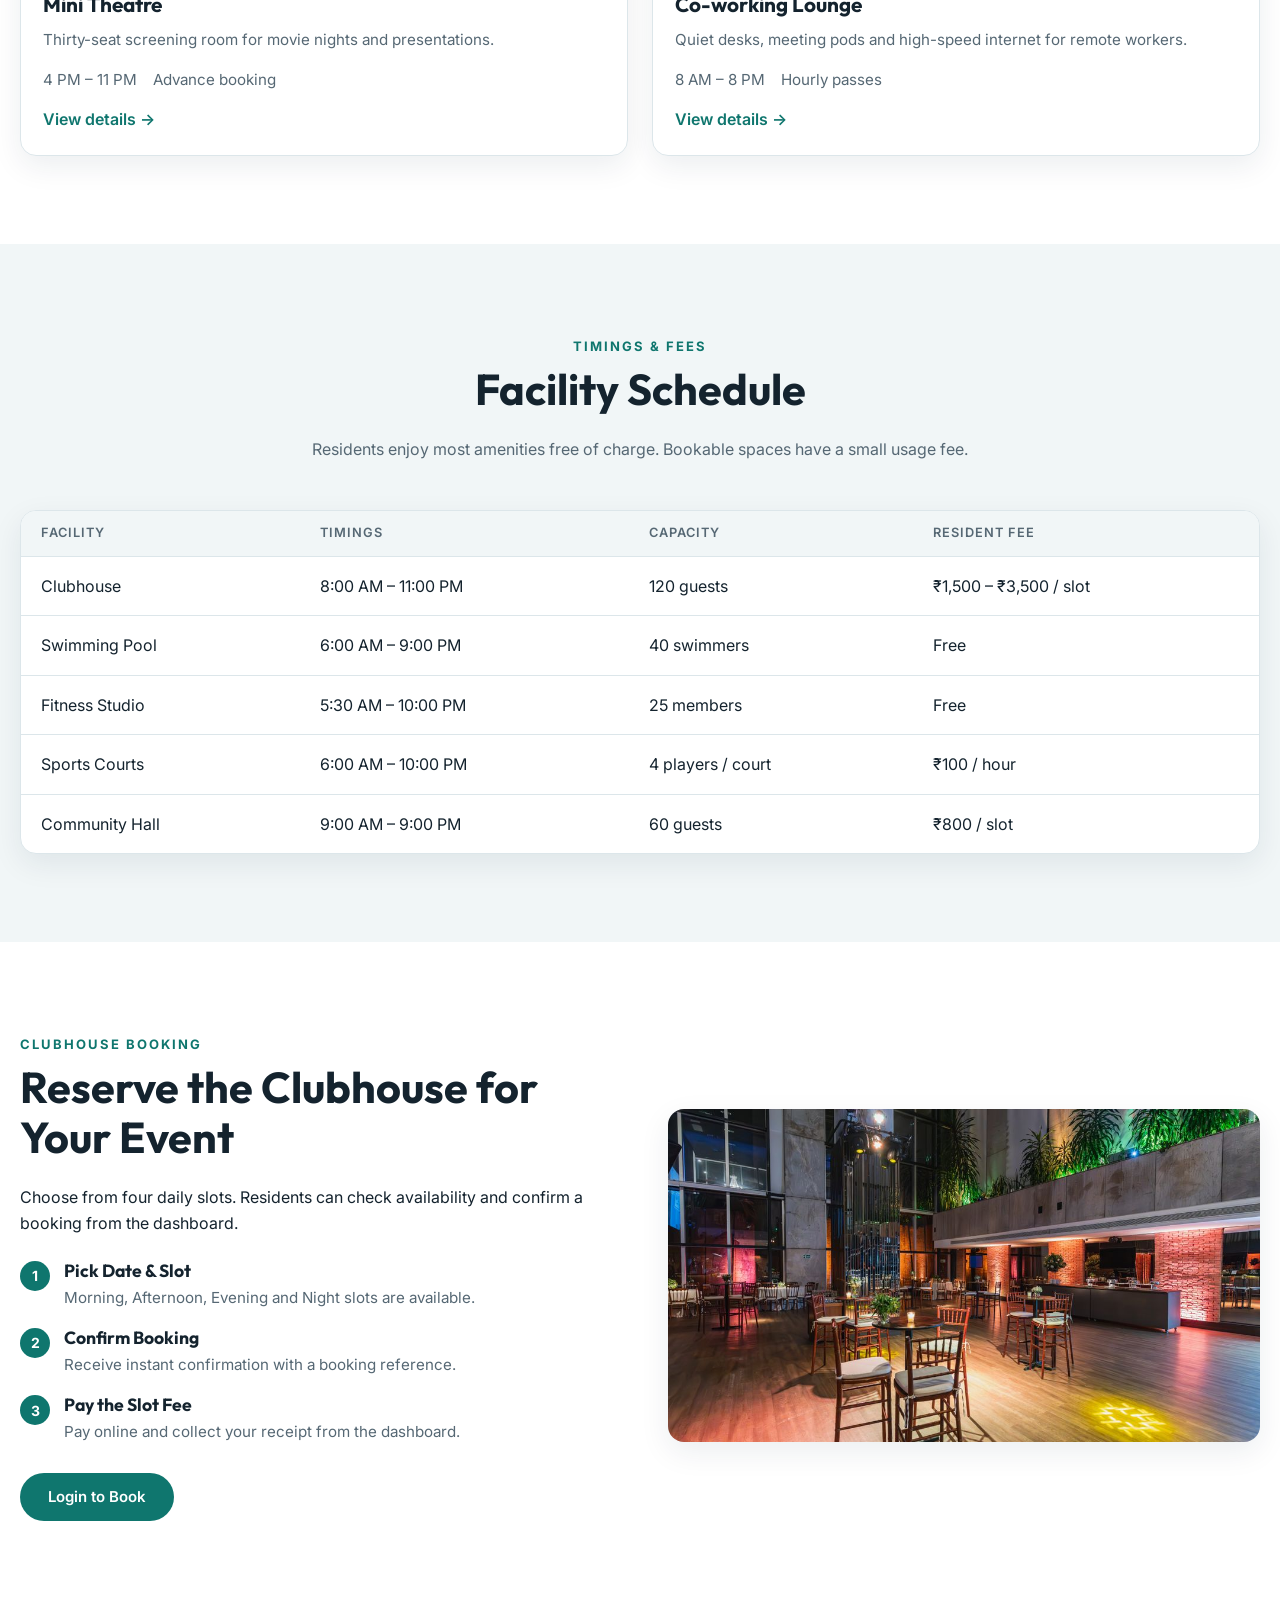
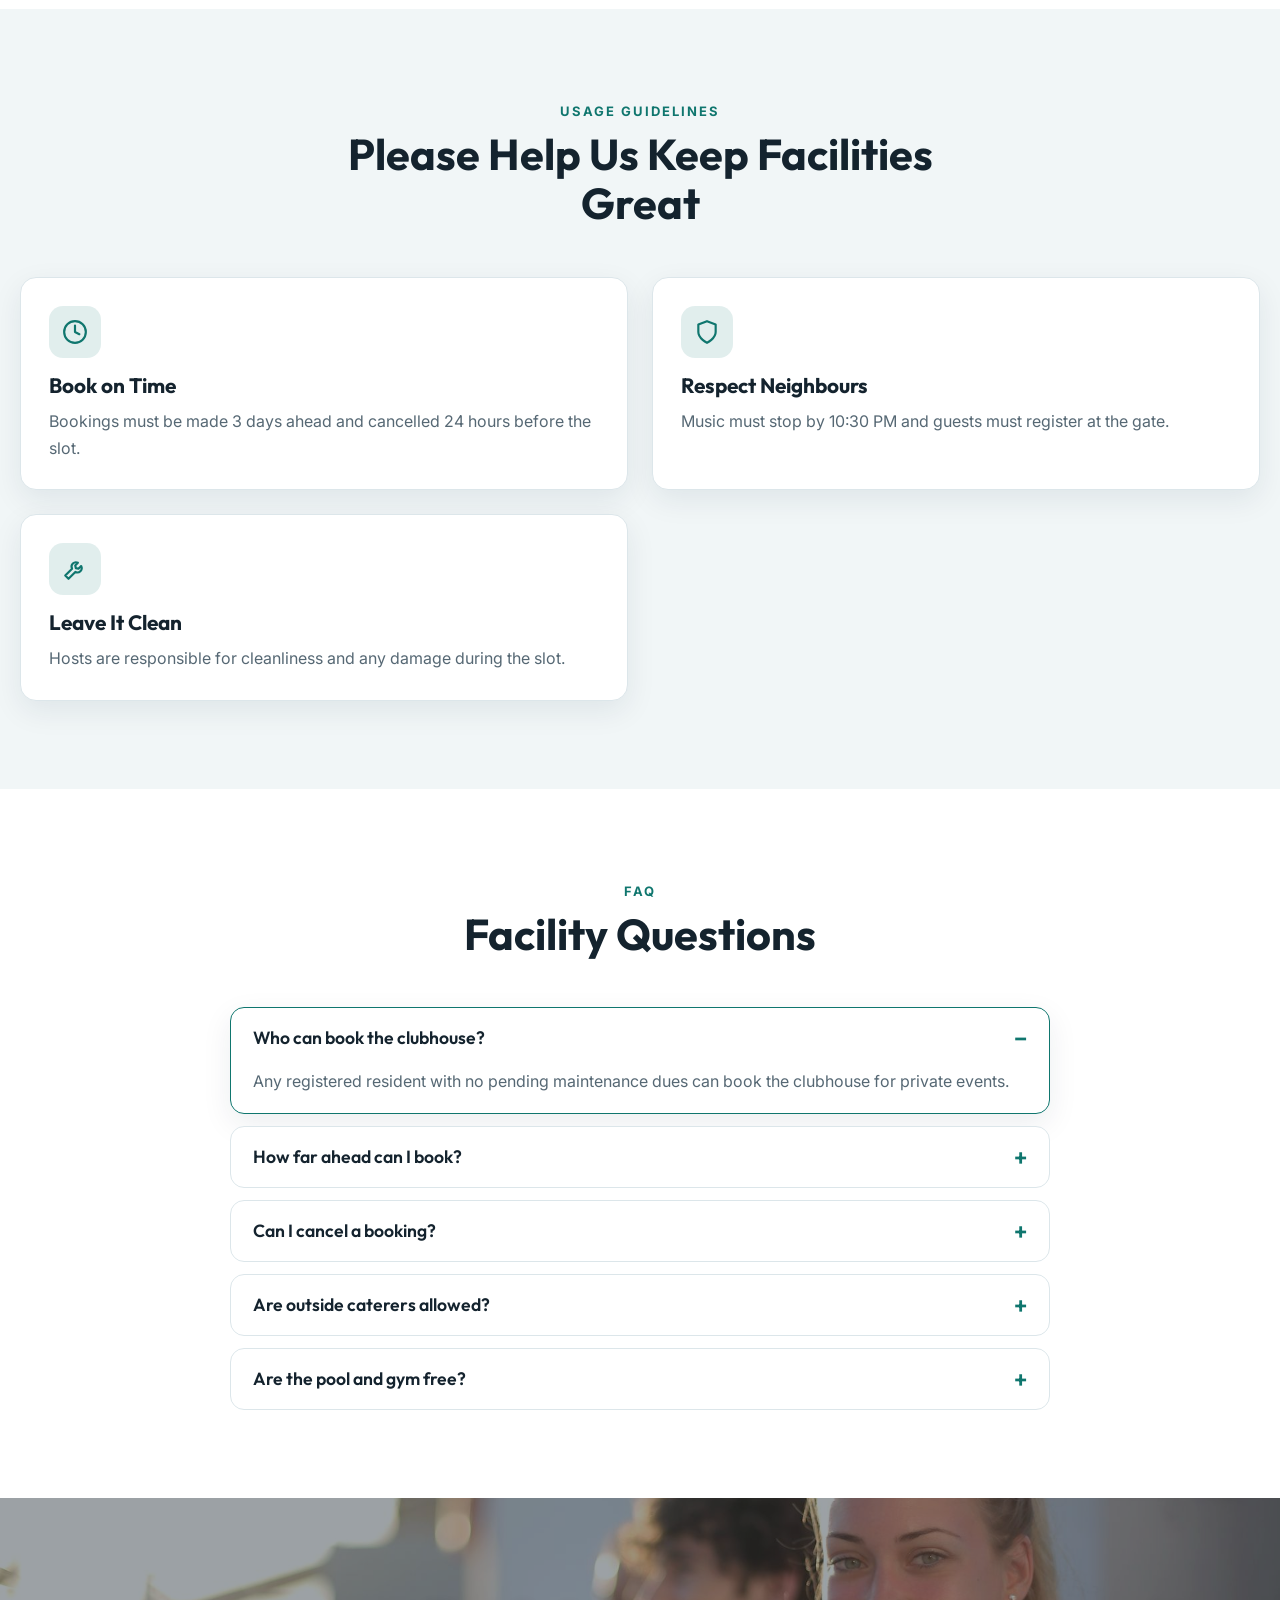
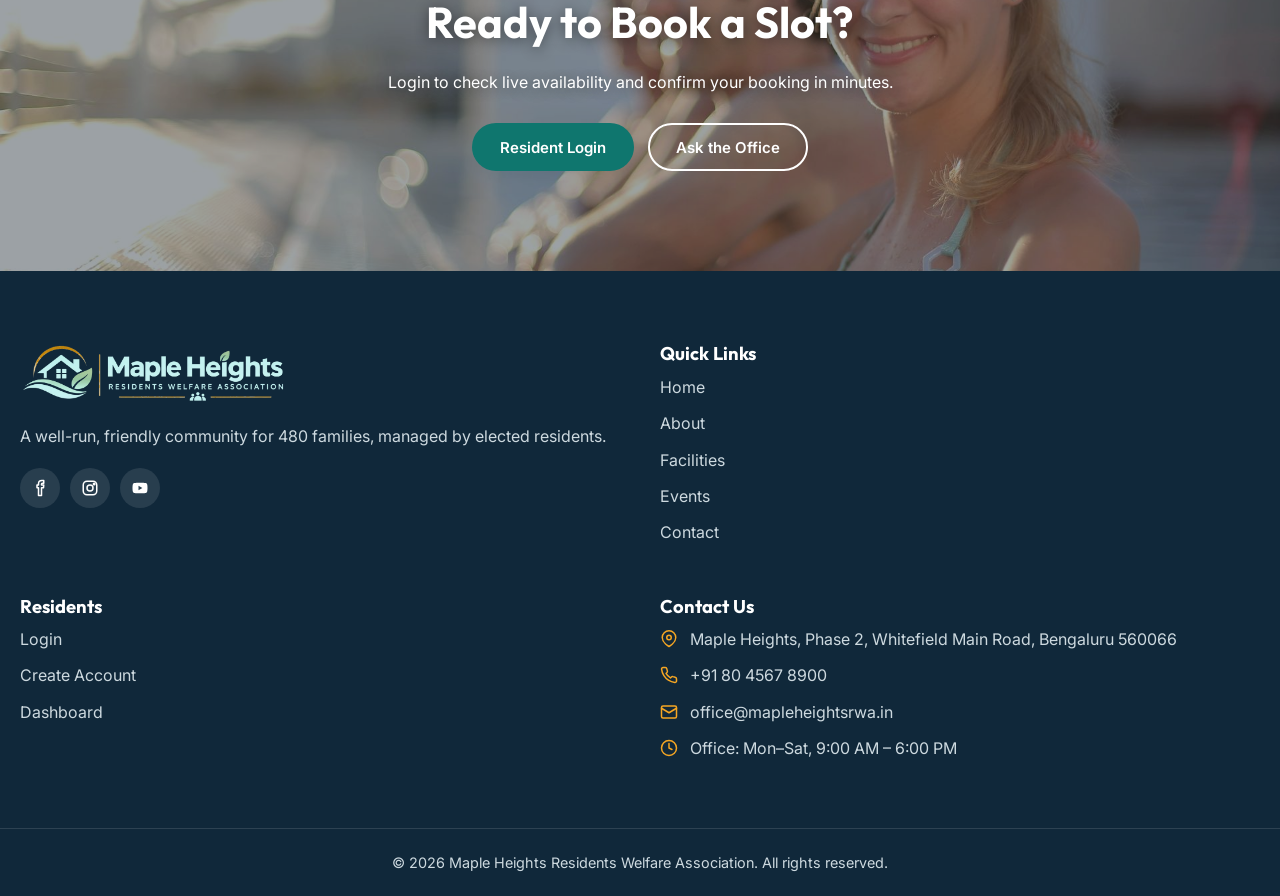
<file: facilities.html>
<!DOCTYPE html>
<html lang="en" data-theme="light" dir="ltr">
<head>
<meta charset="UTF-8">
<meta name="viewport" content="width=device-width,initial-scale=1">
<title>Facilities | Maple Heights RWA</title>
<meta name="description" content="Clubhouse, pool, gym, courts and play areas at Maple Heights with timings and booking rules.">
<link rel="icon" href="favicon.ico" sizes="any">
<link rel="icon" type="image/png" sizes="32x32" href="assets/images/favicon-32.png">
<link rel="icon" type="image/png" sizes="256x256" href="assets/images/favicon-256.png">
<link rel="apple-touch-icon" href="assets/images/apple-touch-icon.png">
<meta name="theme-color" content="#0f766e">
<link rel="preconnect" href="https://fonts.googleapis.com">
<link rel="preconnect" href="https://fonts.gstatic.com" crossorigin>
<link href="https://fonts.googleapis.com/css2?family=Outfit:wght@500;600;700&family=Inter:wght@400;500;600&display=swap" rel="stylesheet">
<link rel="stylesheet" href="assets/css/style.css">

<link rel="stylesheet" href="assets/css/responsive.css">
<link rel="stylesheet" href="assets/css/animations.css">
<script src="assets/js/main.js"></script>
</head>
<body>
<header class="site-header">
  <div class="container nav-inner">
    <a href="index.html" class="brand" aria-label="Maple Heights RWA home"><img class="brand-logo" src="assets/images/logo.png" alt="Maple Heights Residents Welfare Association" width="900" height="203"></a>
    <button class="icon-btn menu-toggle" aria-label="Open menu" aria-expanded="false"><svg class="icon-open" viewBox="0 0 24 24" fill="none" stroke="currentColor" stroke-width="2" stroke-linecap="round"><path d="M3 6h18M3 12h18M3 18h18"/></svg><svg class="icon-close" viewBox="0 0 24 24" fill="none" stroke="currentColor" stroke-width="2" stroke-linecap="round"><path d="M6 6l12 12M18 6 6 18"/></svg></button>
    <nav class="main-nav" aria-label="Main">
      <ul class="nav-links">
        <li class="has-dd"><button class="nav-link dd-toggle" aria-expanded="false">Home <svg width="12" height="12" viewBox="0 0 12 12" fill="none" stroke="currentColor" stroke-width="2"><path d="m2 4 4 4 4-4"/></svg></button>
          <div class="dd-menu"><a href="index.html">Home 1</a><a href="home-2.html">Home 2</a></div></li>
        <li><a class="nav-link" href="about.html">About</a></li><li><a class="nav-link active" href="facilities.html">Facilities</a></li><li><a class="nav-link" href="events.html">Events</a></li><li><a class="nav-link" href="contact.html">Contact</a></li><li><a class="nav-link" href="dashboard.html">Dashboard</a></li>
      </ul>
      <div class="nav-actions"><div class="nav-tools"><button class="icon-btn" data-theme-toggle aria-label="Toggle light or dark mode"><svg class="icon-moon" viewBox="0 0 24 24" fill="none" stroke="currentColor" stroke-width="2" stroke-linecap="round" stroke-linejoin="round" aria-hidden="true"><path d="M21 12.8A9 9 0 1 1 11.2 3a7 7 0 0 0 9.8 9.8z"/></svg><svg class="icon-sun" viewBox="0 0 24 24" fill="none" stroke="currentColor" stroke-width="2" stroke-linecap="round" stroke-linejoin="round" aria-hidden="true"><circle cx="12" cy="12" r="4"/><path d="M12 2v2M12 20v2M4.9 4.9l1.4 1.4M17.7 17.7l1.4 1.4M2 12h2M20 12h2M4.9 19.1l1.4-1.4M17.7 6.3l1.4-1.4"/></svg></button><button class="icon-btn" data-dir-toggle aria-label="Toggle left-to-right or right-to-left">RTL</button></div><a href="login.html" class="btn btn-outline btn-nav">Login</a><a href="facilities.html#clubhouse" class="btn btn-primary btn-nav">Book Clubhouse</a></div>
    </nav>
  </div>
</header>
<main>
<section class="page-hero" style="--hero-img:url('../images/pexels-30707660.jpg')">
  <div class="container"><div class="crumbs"><a href="index.html">Home</a> / Facilities</div><h1>Our Facilities</h1><p>Shared spaces designed for fitness, play, celebration and community.</p></div>
</section>

<!-- 2. FACILITY CARDS -->
<section class="section">
  <div class="container"><div class="section-head"><span class="eyebrow">Amenities</span><h2>Spaces for Every Member of the Family</h2></div><div class="grid grid-3"><article class="card"><div class="media " role="img" aria-label="Clubhouse" style="--img:url('../images/pexels-17556197.jpg')"></div><div class="card-body"><span class="tag">Bookable</span><h3>Clubhouse</h3><p>Air-conditioned hall with pantry and sound system for celebrations.</p><p class="meta"><span>Up to 120 guests</span><span>8 AM – 11 PM</span></p><a href="facilities.html" class="link-more">View details &rarr;</a></div></article><article class="card"><div class="media " role="img" aria-label="Swimming Pool" style="--img:url('../images/pexels-9119738.jpg')"></div><div class="card-body"><span class="tag">Recreation</span><h3>Swimming Pool</h3><p>Adult and children's pools with a lifeguard on duty.</p><p class="meta"><span>6 AM – 9 PM</span><span>Closed Tuesdays 12–4 PM</span></p><a href="facilities.html" class="link-more">View details &rarr;</a></div></article><article class="card"><div class="media " role="img" aria-label="Fitness Studio" style="--img:url('../images/pexels-29224211.jpg')"></div><div class="card-body"><span class="tag">Fitness</span><h3>Fitness Studio</h3><p>Cardio, strength and stretching zones with a morning trainer.</p><p class="meta"><span>5:30 AM – 10 PM</span><span>Age 16+</span></p><a href="facilities.html" class="link-more">View details &rarr;</a></div></article><article class="card"><div class="media " role="img" aria-label="Children&rsquo;s Play Area" style="--img:url('../images/pexels-38437142.jpg')"></div><div class="card-body"><span class="tag">Kids</span><h3>Children&rsquo;s Play Area</h3><p>Safe, shaded play zone with swings, slides and a sand pit.</p><p class="meta"><span>7 AM – 8 PM</span><span>Ages 2 – 12</span></p><a href="facilities.html" class="link-more">View details &rarr;</a></div></article><article class="card"><div class="media " role="img" aria-label="Badminton &amp; Tennis Courts" style="--img:url('../images/pexels-29696876.jpg')"></div><div class="card-body"><span class="tag">Sports</span><h3>Badminton &amp; Tennis Courts</h3><p>Two floodlit courts available through online slot booking.</p><p class="meta"><span>6 AM – 10 PM</span><span>1-hour slots</span></p><a href="facilities.html" class="link-more">View details &rarr;</a></div></article><article class="card"><div class="media " role="img" aria-label="Community Hall" style="--img:url('../images/pexels-14636170.jpg')"></div><div class="card-body"><span class="tag">Community</span><h3>Community Hall</h3><p>Spacious hall for meetings, classes and small gatherings.</p><p class="meta"><span>9 AM – 9 PM</span><span>Up to 60 guests</span></p><a href="facilities.html" class="link-more">View details &rarr;</a></div></article><article class="card"><div class="media " role="img" aria-label="Library &amp; Reading Lounge" style="--img:url('../images/pexels-34786542.jpg')"></div><div class="card-body"><span class="tag">Learning</span><h3>Library &amp; Reading Lounge</h3><p>Quiet lounge with books, magazines and free Wi-Fi for all ages.</p><p class="meta"><span>8 AM – 9 PM</span><span>Silent zone</span></p><a href="facilities.html" class="link-more">View details &rarr;</a></div></article><article class="card"><div class="media " role="img" aria-label="Yoga &amp; Meditation Deck" style="--img:url('../images/pexels-29614929.jpg')"></div><div class="card-body"><span class="tag">Wellness</span><h3>Yoga &amp; Meditation Deck</h3><p>Open-air rooftop deck with guided morning and evening sessions.</p><p class="meta"><span>5:30 AM – 8 PM</span><span>Mats provided</span></p><a href="facilities.html" class="link-more">View details &rarr;</a></div></article><article class="card"><div class="media " role="img" aria-label="Indoor Games Room" style="--img:url('../images/pexels-16256067.jpg')"></div><div class="card-body"><span class="tag">Recreation</span><h3>Indoor Games Room</h3><p>Table tennis, carrom, chess and board games for the whole family.</p><p class="meta"><span>10 AM – 10 PM</span><span>Free for residents</span></p><a href="facilities.html" class="link-more">View details &rarr;</a></div></article><article class="card"><div class="media " role="img" aria-label="Jogging &amp; Cycling Track" style="--img:url('../images/pexels-20884991.jpg')"></div><div class="card-body"><span class="tag">Fitness</span><h3>Jogging &amp; Cycling Track</h3><p>Landscaped 800-metre track around the central garden.</p><p class="meta"><span>5 AM – 10 PM</span><span>Well lit at night</span></p><a href="facilities.html" class="link-more">View details &rarr;</a></div></article><article class="card"><div class="media " role="img" aria-label="Mini Theatre" style="--img:url('../images/pexels-7991486.jpg')"></div><div class="card-body"><span class="tag">Entertainment</span><h3>Mini Theatre</h3><p>Thirty-seat screening room for movie nights and presentations.</p><p class="meta"><span>4 PM – 11 PM</span><span>Advance booking</span></p><a href="facilities.html" class="link-more">View details &rarr;</a></div></article><article class="card"><div class="media " role="img" aria-label="Co-working Lounge" style="--img:url('../images/pexels-29267517.jpg')"></div><div class="card-body"><span class="tag">Work</span><h3>Co-working Lounge</h3><p>Quiet desks, meeting pods and high-speed internet for remote workers.</p><p class="meta"><span>8 AM – 8 PM</span><span>Hourly passes</span></p><a href="facilities.html" class="link-more">View details &rarr;</a></div></article></div></div>
</section>

<!-- 3. TIMINGS -->
<section class="section section-alt">
  <div class="container">
    <div class="section-head"><span class="eyebrow">Timings &amp; Fees</span><h2>Facility Schedule</h2><p>Residents enjoy most amenities free of charge. Bookable spaces have a small usage fee.</p></div>
    <div class="table-wrap"><table class="data-table"><thead><tr><th>Facility</th><th>Timings</th><th>Capacity</th><th>Resident Fee</th></tr></thead><tbody>
      <tr><td>Clubhouse</td><td>8:00 AM – 11:00 PM</td><td>120 guests</td><td>&#8377;1,500 – &#8377;3,500 / slot</td></tr>
      <tr><td>Swimming Pool</td><td>6:00 AM – 9:00 PM</td><td>40 swimmers</td><td>Free</td></tr>
      <tr><td>Fitness Studio</td><td>5:30 AM – 10:00 PM</td><td>25 members</td><td>Free</td></tr>
      <tr><td>Sports Courts</td><td>6:00 AM – 10:00 PM</td><td>4 players / court</td><td>&#8377;100 / hour</td></tr>
      <tr><td>Community Hall</td><td>9:00 AM – 9:00 PM</td><td>60 guests</td><td>&#8377;800 / slot</td></tr>
    </tbody></table></div>
  </div>
</section>

<!-- 4. CLUBHOUSE -->
<section class="section" id="clubhouse">
  <div class="container split">
    <div>
      <span class="eyebrow">Clubhouse Booking</span><h2>Reserve the Clubhouse for Your Event</h2>
      <p>Choose from four daily slots. Residents can check availability and confirm a booking from the dashboard.</p>
      <ul class="check-list">
        <li><span class="tick">1</span><div><h4>Pick Date &amp; Slot</h4><p>Morning, Afternoon, Evening and Night slots are available.</p></div></li>
        <li><span class="tick">2</span><div><h4>Confirm Booking</h4><p>Receive instant confirmation with a booking reference.</p></div></li>
        <li><span class="tick">3</span><div><h4>Pay the Slot Fee</h4><p>Pay online and collect your receipt from the dashboard.</p></div></li>
      </ul>
      <a href="login.html" class="btn btn-primary">Login to Book</a>
    </div>
    <div class="media wide" role="img" aria-label="Clubhouse hall set up for an event" style="--img:url('../images/pexels-16985201.jpg')"></div>
  </div>
</section>

<!-- 5. RULES -->
<section class="section section-alt">
  <div class="container">
    <div class="section-head"><span class="eyebrow">Usage Guidelines</span><h2>Please Help Us Keep Facilities Great</h2></div>
    <div class="grid grid-3">
      <div class="value"><div class="ico"><svg viewBox="0 0 24 24" fill="none" stroke="currentColor" stroke-width="2" stroke-linecap="round" stroke-linejoin="round" aria-hidden="true"><circle cx="12" cy="12" r="10"/><path d="M12 6v6l4 2"/></svg></div><h3>Book on Time</h3><p>Bookings must be made 3 days ahead and cancelled 24 hours before the slot.</p></div>
      <div class="value"><div class="ico"><svg viewBox="0 0 24 24" fill="none" stroke="currentColor" stroke-width="2" stroke-linecap="round" stroke-linejoin="round" aria-hidden="true"><path d="M12 22s8-4 8-10V5l-8-3-8 3v7c0 6 8 10 8 10z"/></svg></div><h3>Respect Neighbours</h3><p>Music must stop by 10:30 PM and guests must register at the gate.</p></div>
      <div class="value"><div class="ico"><svg viewBox="0 0 24 24" fill="none" stroke="currentColor" stroke-width="2" stroke-linecap="round" stroke-linejoin="round" aria-hidden="true"><path d="M14.7 6.3a4 4 0 0 0-5.4 5.4L3 18l3 3 6.3-6.3a4 4 0 0 0 5.4-5.4l-2.5 2.5-2.4-.6-.6-2.4z"/></svg></div><h3>Leave It Clean</h3><p>Hosts are responsible for cleanliness and any damage during the slot.</p></div>
    </div>
  </div>
</section>

<!-- 6. FAQ -->
<section class="section">
  <div class="container">
    <div class="section-head"><span class="eyebrow">FAQ</span><h2>Facility Questions</h2></div>
    <div class="faq">
      <details open><summary>Who can book the clubhouse?</summary><p>Any registered resident with no pending maintenance dues can book the clubhouse for private events.</p></details>
      <details><summary>How far ahead can I book?</summary><p>Slots can be booked up to 60 days ahead and at least 3 days before the event.</p></details>
      <details><summary>Can I cancel a booking?</summary><p>Yes. Cancel from your dashboard at least 24 hours before the slot for a full refund of the slot fee.</p></details>
      <details><summary>Are outside caterers allowed?</summary><p>Yes, with prior intimation to the facility manager. Cooking with open flame is not permitted inside the hall.</p></details>
      <details><summary>Are the pool and gym free?</summary><p>Yes. They are free for residents. Guests are charged a small fee and must be accompanied by a resident.</p></details>
    </div>
  </div>
</section>

<!-- 7. CTA -->
<section class="cta" style="--hero-img:url('../images/pexels-3852364.jpg')">
  <div class="container"><h2>Ready to Book a Slot?</h2><p>Login to check live availability and confirm your booking in minutes.</p><div class="hero-actions"><a href="login.html" class="btn btn-primary">Resident Login</a><a href="contact.html" class="btn btn-ghost">Ask the Office</a></div></div>
</section>
</main>

<footer class="site-footer">
  <div class="container footer-grid">
    <div><a href="index.html" class="brand" aria-label="Maple Heights RWA home"><img class="brand-logo" src="assets/images/logo-dark.png" alt="Maple Heights Residents Welfare Association" width="900" height="203"></a><p>A well-run, friendly community for 480 families, managed by elected residents.</p>
      <div class="footer-social"><a href="contact.html" aria-label="Facebook"><svg viewBox="0 0 24 24" fill="none" stroke="currentColor" stroke-width="2" stroke-linecap="round" stroke-linejoin="round" aria-hidden="true"><path d="M14 8V6.5c0-.7.2-1 1.1-1H17V2h-2.6C11.5 2 10 3.7 10 6.2V8H8v3.5h2V22h4V11.5h2.7L17 8z"/></svg></a><a href="contact.html" aria-label="Instagram"><svg viewBox="0 0 24 24" fill="none" stroke="currentColor" stroke-width="2" stroke-linecap="round" stroke-linejoin="round" aria-hidden="true"><rect x="3" y="3" width="18" height="18" rx="5"/><circle cx="12" cy="12" r="4"/><circle cx="17.5" cy="6.5" r="1" fill="currentColor"/></svg></a><a href="contact.html" aria-label="YouTube"><svg viewBox="0 0 24 24" fill="none" stroke="currentColor" stroke-width="2" stroke-linecap="round" stroke-linejoin="round" aria-hidden="true"><path d="M21.6 7.2a2.5 2.5 0 0 0-1.8-1.8C18.2 5 12 5 12 5s-6.2 0-7.8.4A2.5 2.5 0 0 0 2.4 7.2C2 8.8 2 12 2 12s0 3.2.4 4.8a2.5 2.5 0 0 0 1.8 1.8C5.8 19 12 19 12 19s6.2 0 7.8-.4a2.5 2.5 0 0 0 1.8-1.8c.4-1.6.4-4.8.4-4.8s0-3.2-.4-4.8zM10 15V9l5.2 3z" fill="currentColor" stroke="none"/></svg></a></div></div>
    <div><h4>Quick Links</h4><ul><li><a href="index.html">Home</a></li><li><a href="about.html">About</a></li><li><a href="facilities.html">Facilities</a></li><li><a href="events.html">Events</a></li><li><a href="contact.html">Contact</a></li></ul></div>
    <div><h4>Residents</h4><ul><li><a href="login.html">Login</a></li><li><a href="create-account.html">Create Account</a></li><li><a href="dashboard.html">Dashboard</a></li></ul></div>
    <div><h4>Contact Us</h4><ul class="footer-contact"><li><svg viewBox="0 0 24 24" fill="none" stroke="currentColor" stroke-width="2" stroke-linecap="round" stroke-linejoin="round" aria-hidden="true"><path d="M21 10c0 7-9 12-9 12S3 17 3 10a9 9 0 0 1 18 0z"/><circle cx="12" cy="10" r="3"/></svg><span>Maple Heights, Phase 2, Whitefield Main Road, Bengaluru 560066</span></li><li><svg viewBox="0 0 24 24" fill="none" stroke="currentColor" stroke-width="2" stroke-linecap="round" stroke-linejoin="round" aria-hidden="true"><path d="M22 16.9v3a2 2 0 0 1-2.2 2 19.8 19.8 0 0 1-8.6-3.1 19.5 19.5 0 0 1-6-6A19.8 19.8 0 0 1 2.1 4.2 2 2 0 0 1 4.1 2h3a2 2 0 0 1 2 1.7c.1 1 .4 1.9.7 2.8a2 2 0 0 1-.5 2.1L8 9.9a16 16 0 0 0 6 6l1.3-1.3a2 2 0 0 1 2.1-.4c.9.3 1.8.6 2.8.7a2 2 0 0 1 1.7 2z"/></svg><a href="tel:+918045678900">+91 80 4567 8900</a></li><li><svg viewBox="0 0 24 24" fill="none" stroke="currentColor" stroke-width="2" stroke-linecap="round" stroke-linejoin="round" aria-hidden="true"><rect x="2" y="4" width="20" height="16" rx="2"/><path d="m22 7-10 6L2 7"/></svg><a href="mailto:office@mapleheightsrwa.in">office@mapleheightsrwa.in</a></li><li><svg viewBox="0 0 24 24" fill="none" stroke="currentColor" stroke-width="2" stroke-linecap="round" stroke-linejoin="round" aria-hidden="true"><circle cx="12" cy="12" r="10"/><path d="M12 6v6l4 2"/></svg><span>Office: Mon–Sat, 9:00 AM – 6:00 PM</span></li></ul></div>
  </div>
  <div class="container footer-bottom">&copy; <span id="year">2026</span> Maple Heights Residents Welfare Association. All rights reserved.</div>
</footer>
<button class="back-top" aria-label="Back to top"><svg viewBox="0 0 24 24" fill="none" stroke="currentColor" stroke-width="2" stroke-linecap="round" stroke-linejoin="round" aria-hidden="true"><path d="m6 15 6-6 6 6"/></svg></button>
</body>
</html>
</file>
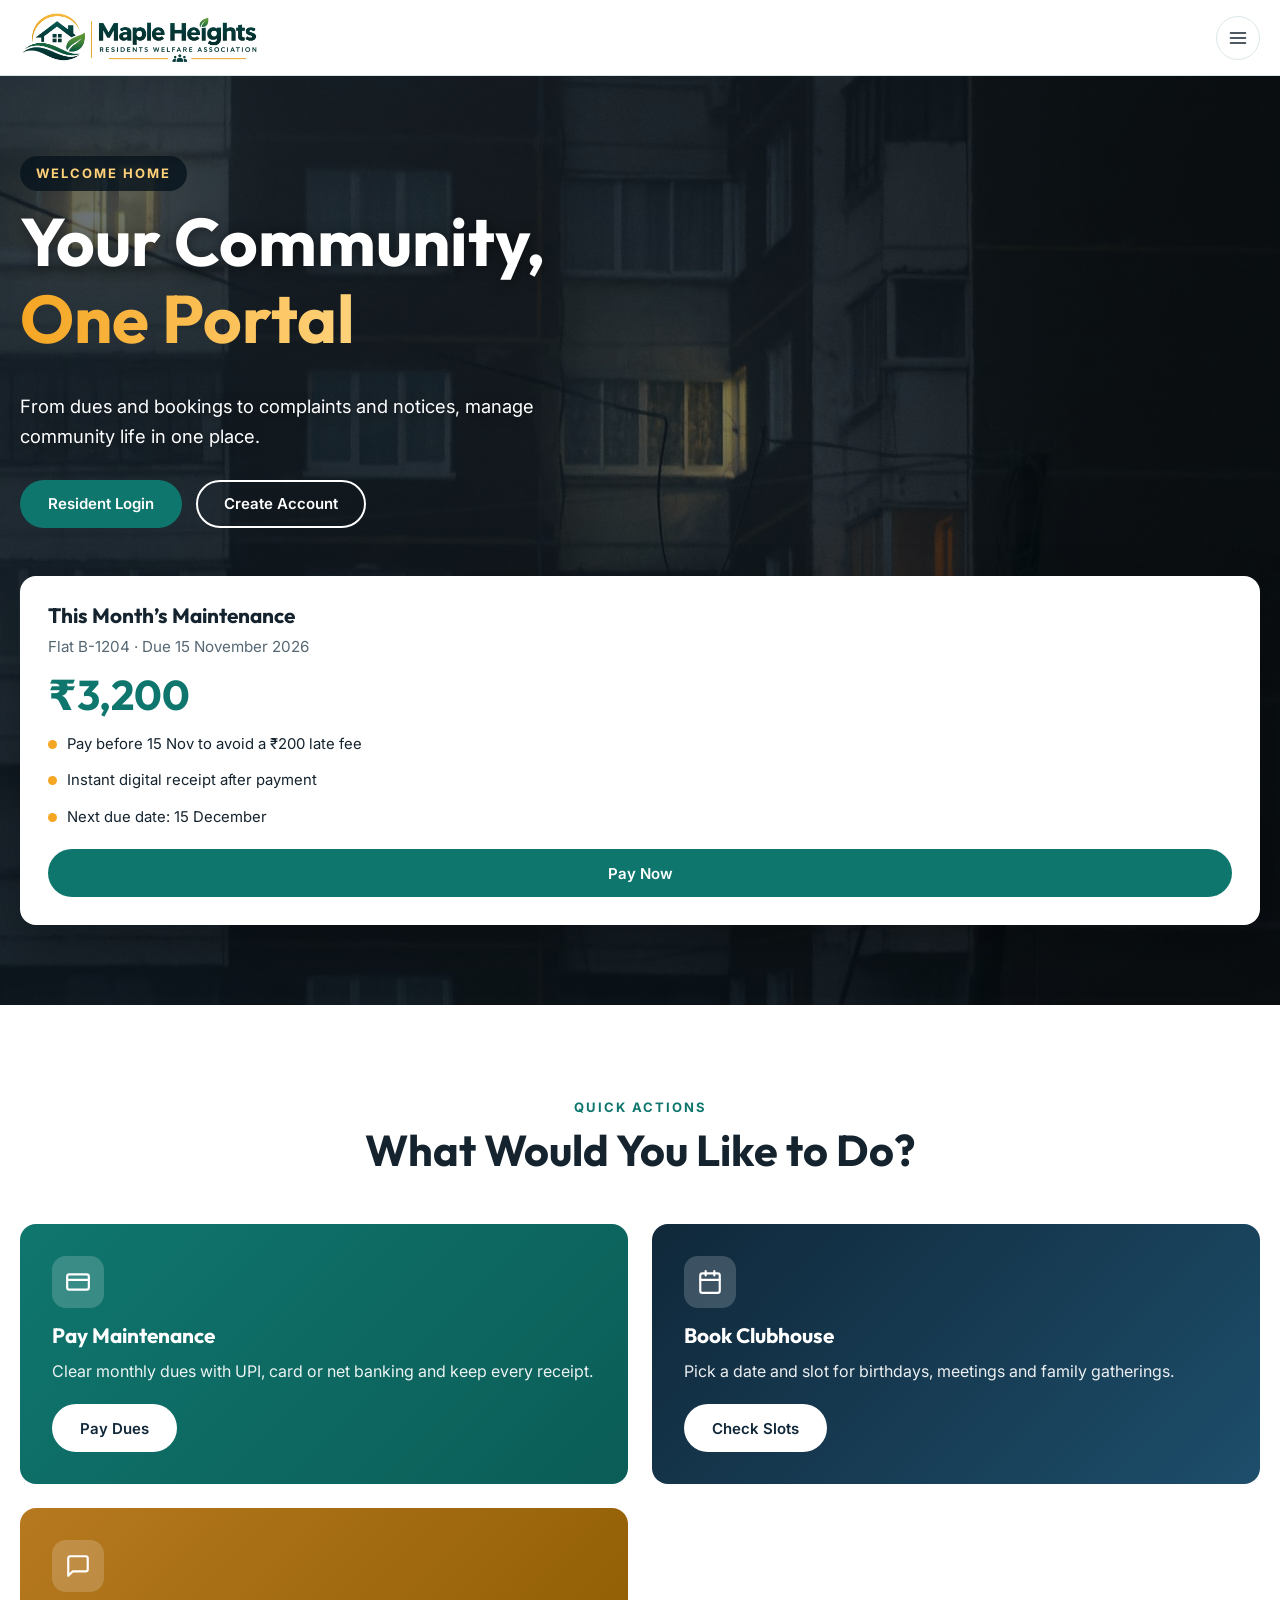
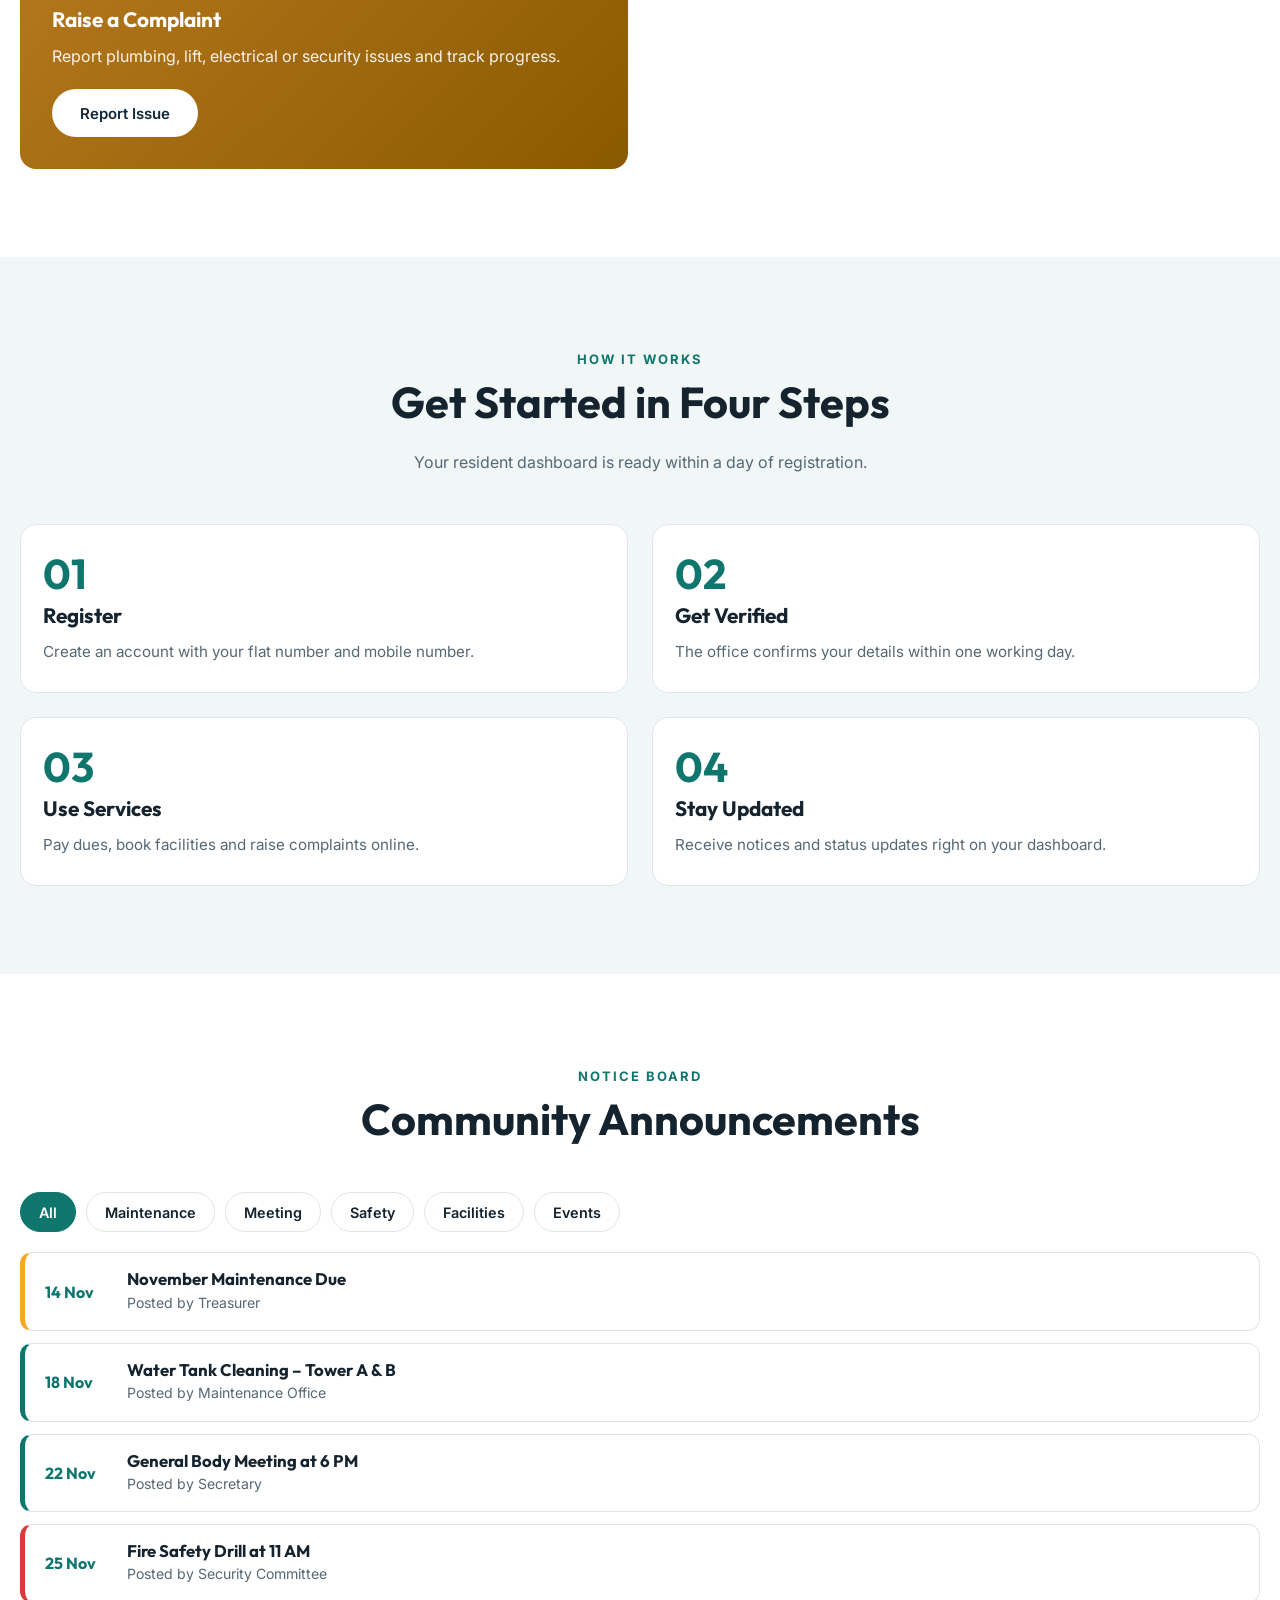
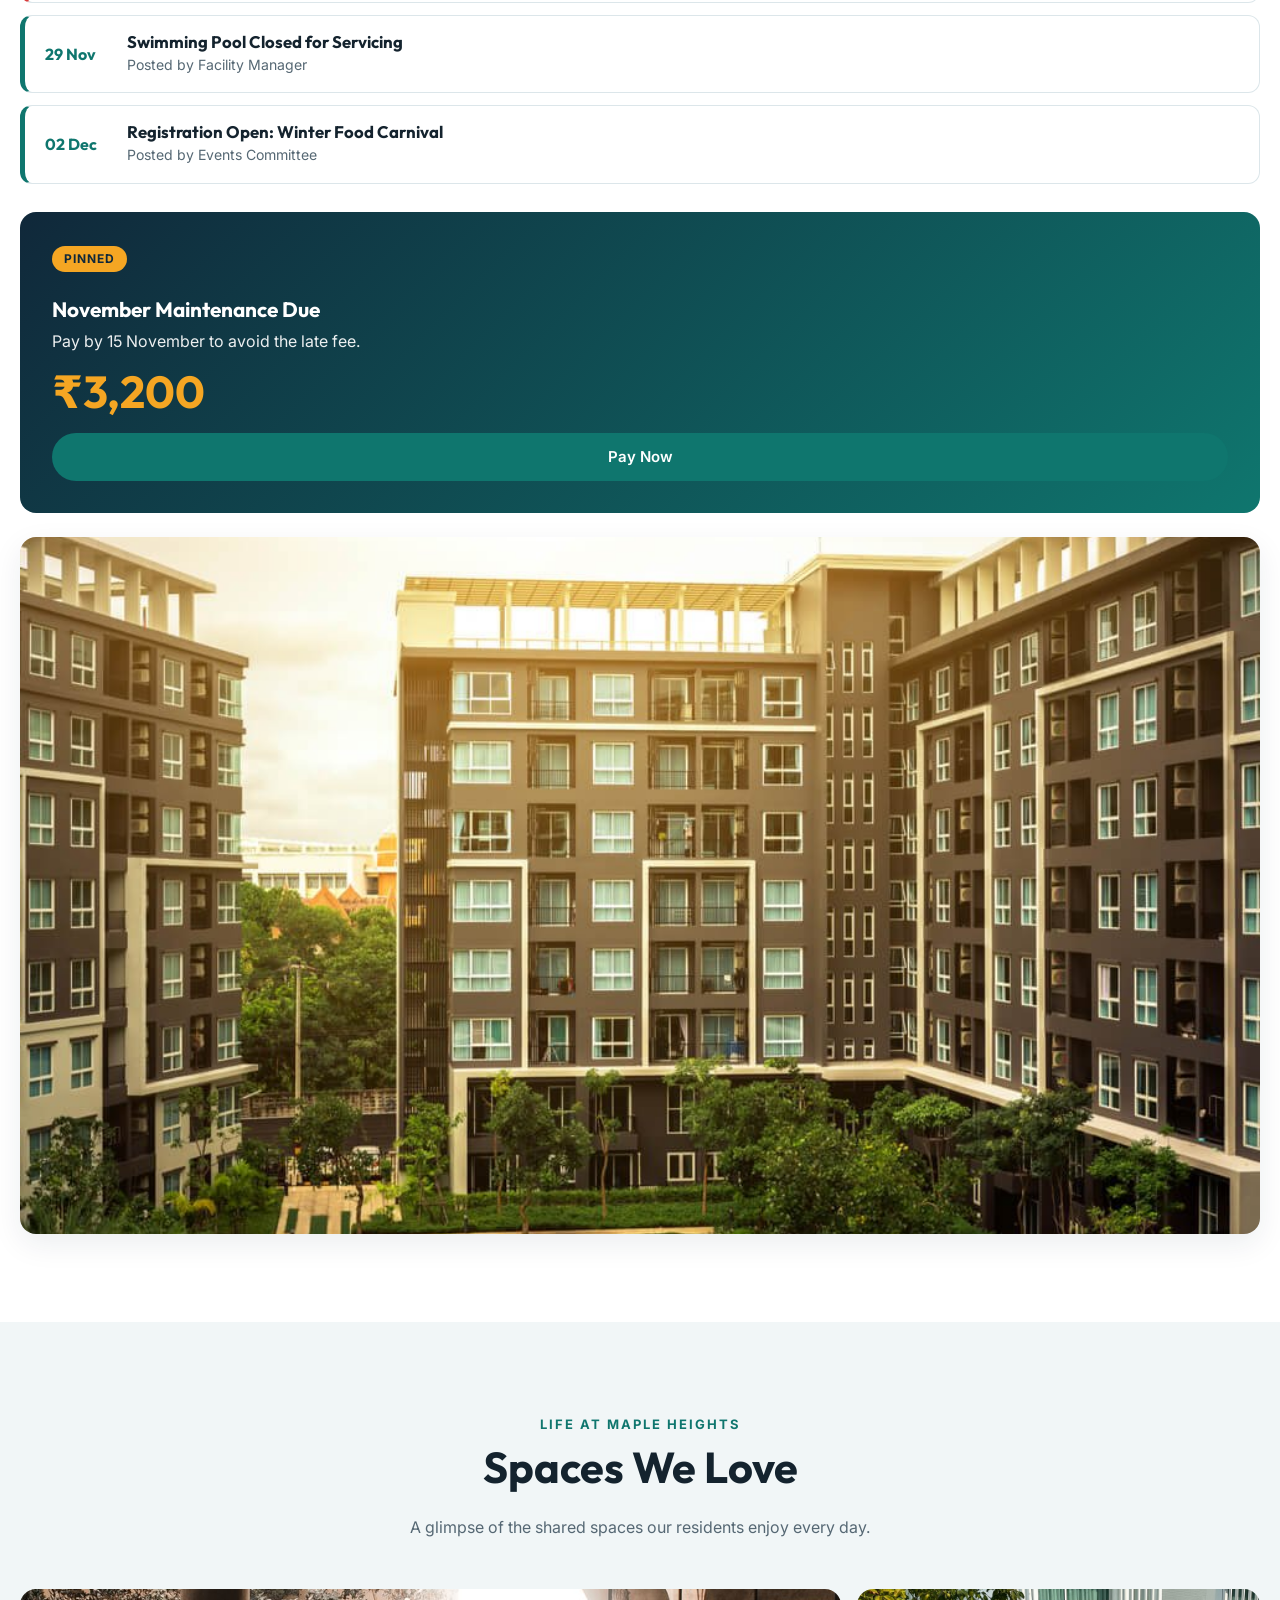
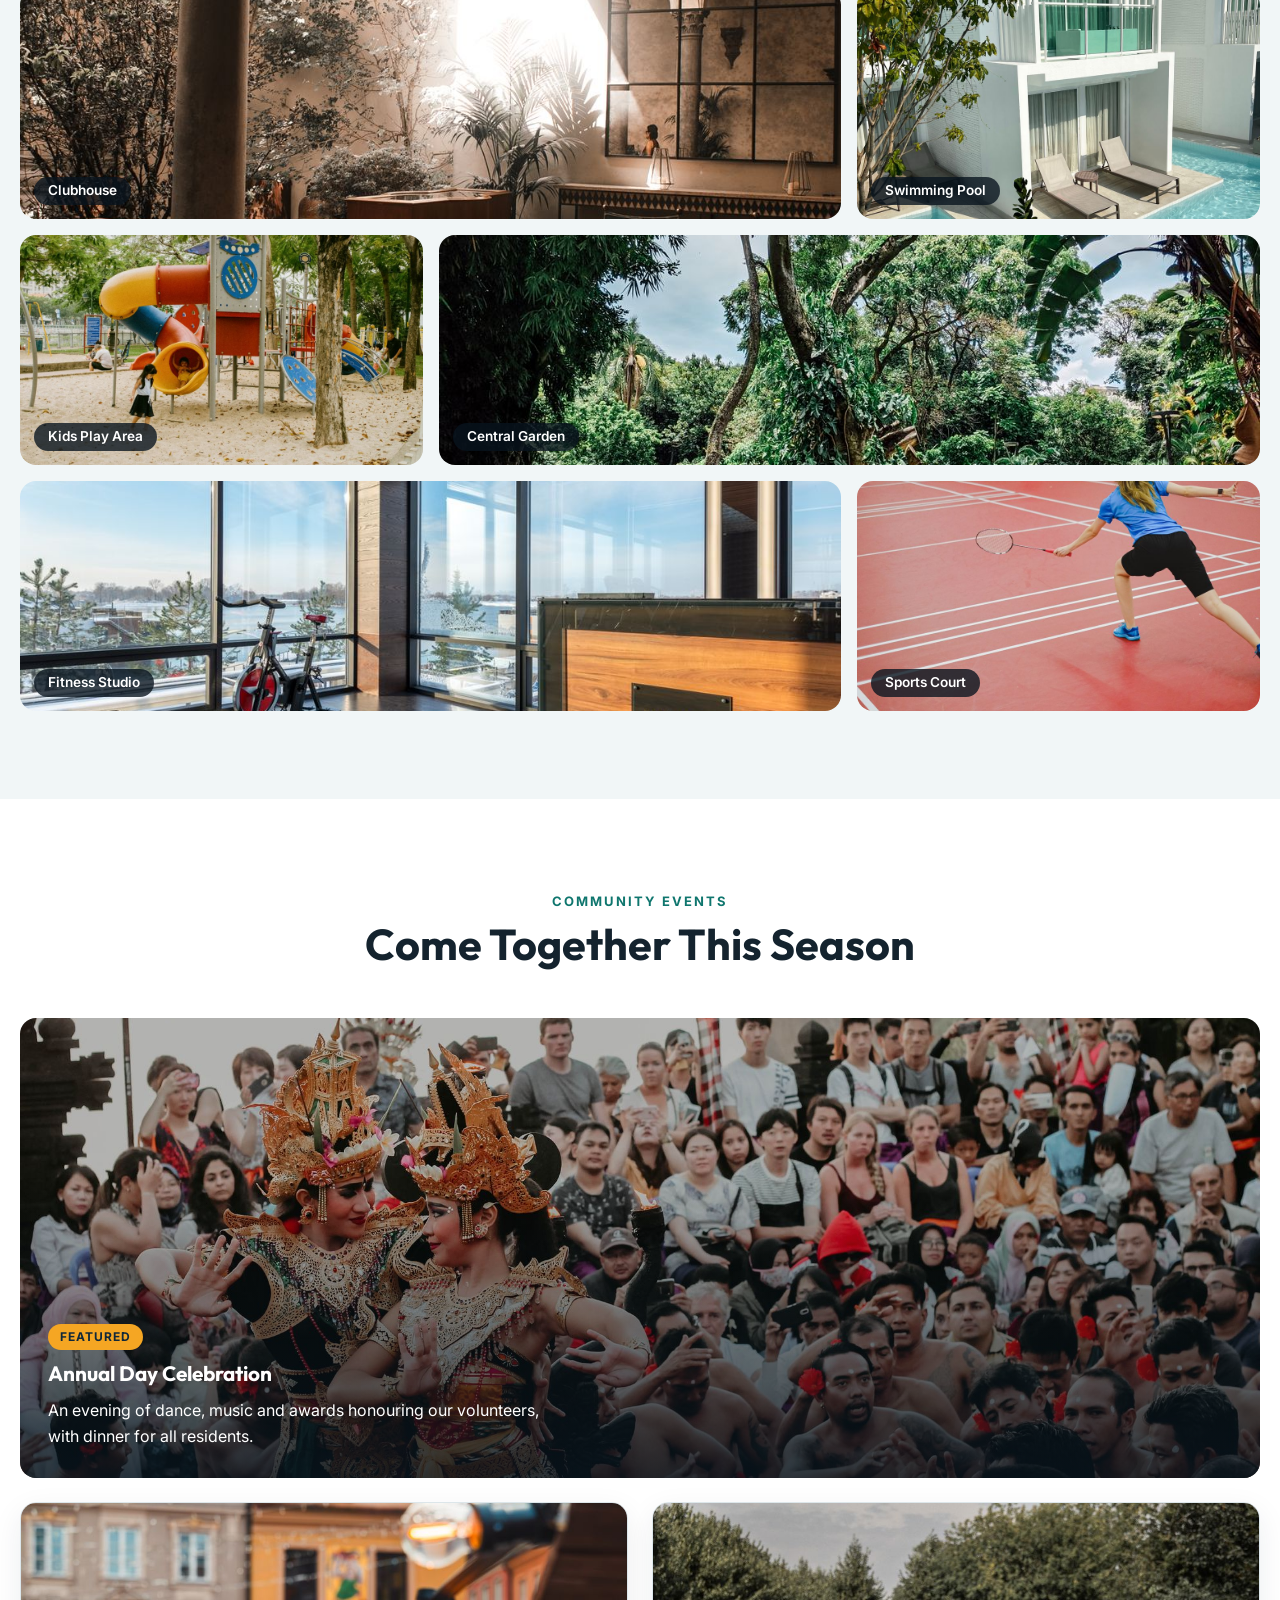
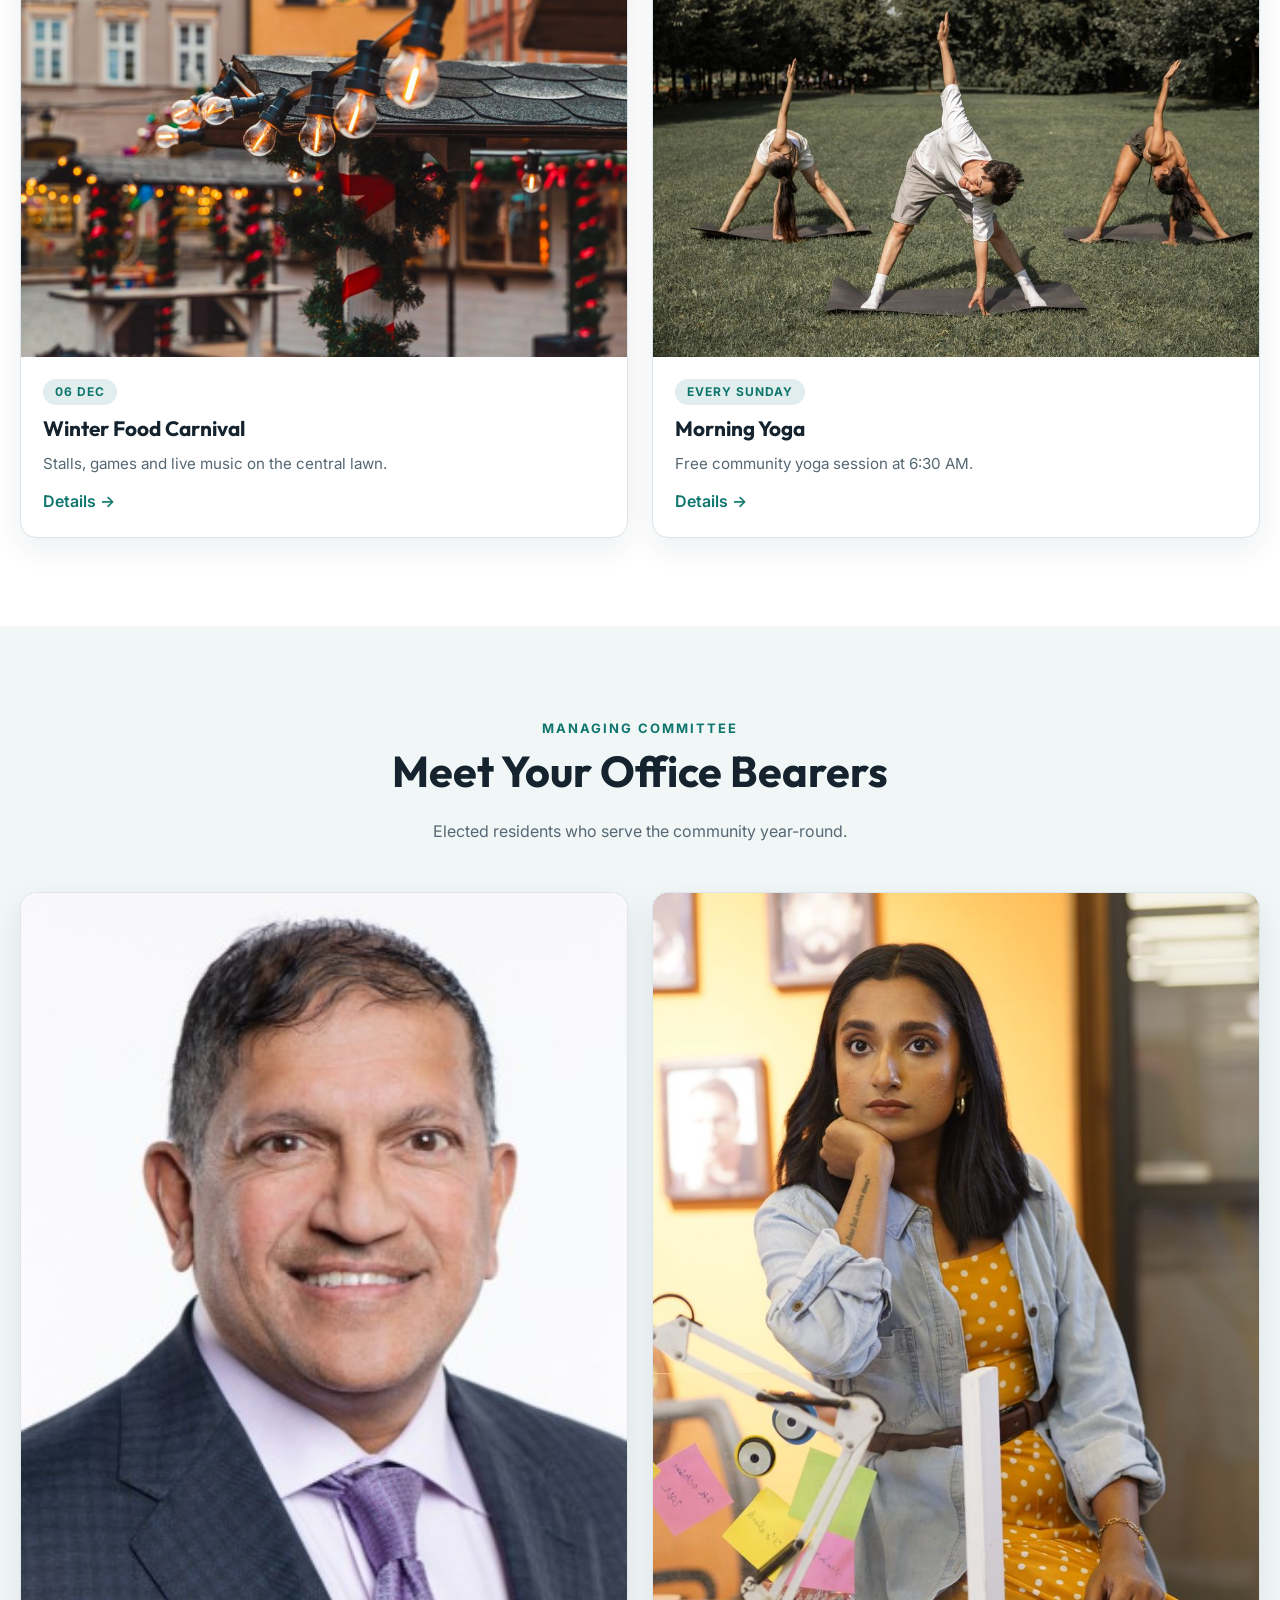
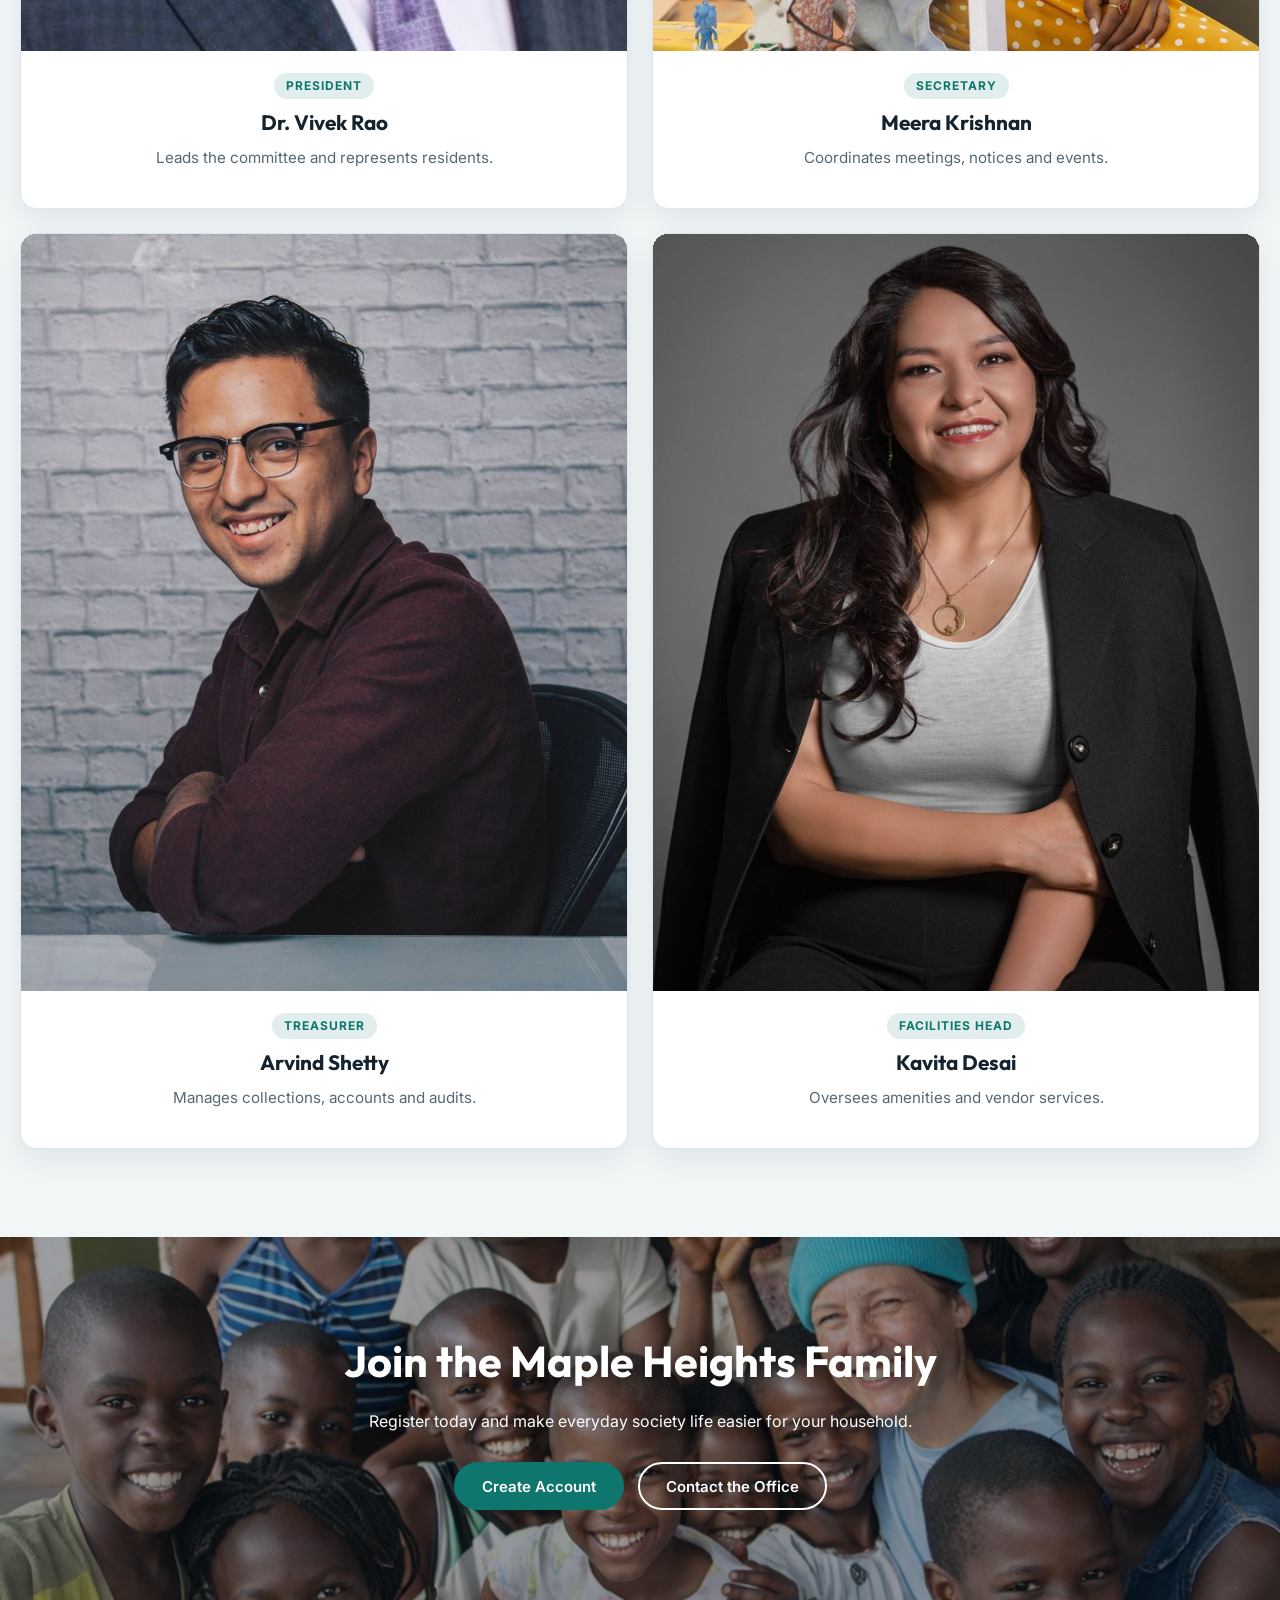
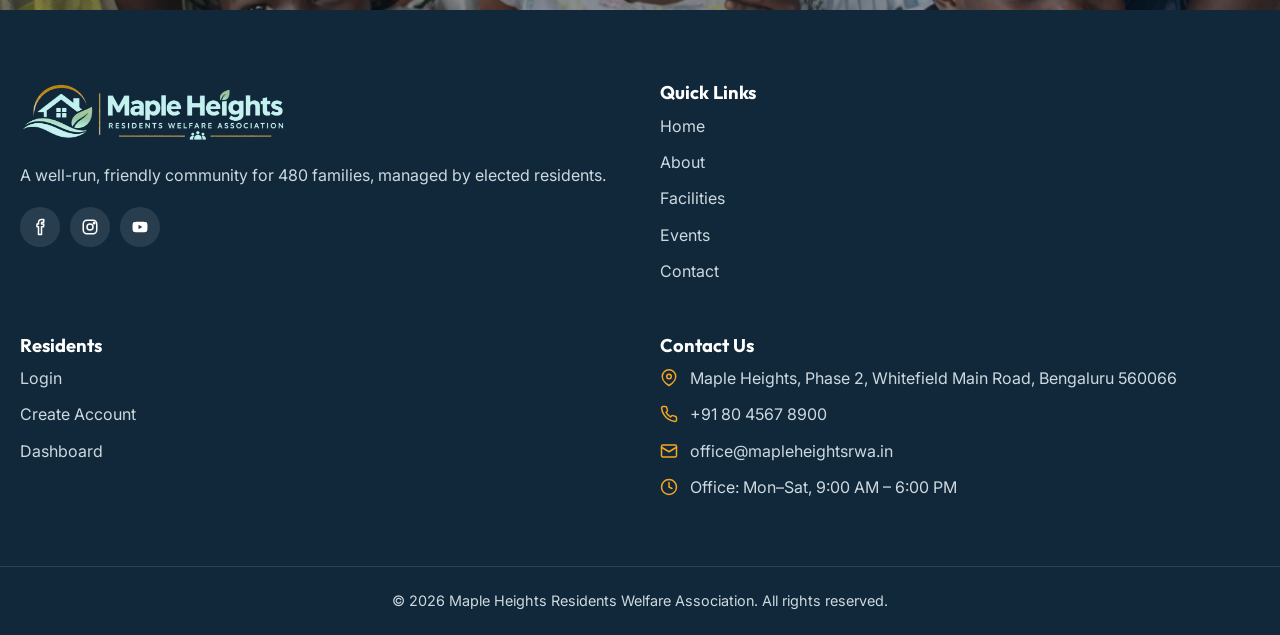
<file: home-2.html>
<!DOCTYPE html>
<html lang="en" data-theme="light" dir="ltr">
<head>
<meta charset="UTF-8">
<meta name="viewport" content="width=device-width,initial-scale=1">
<title>Maple Heights RWA | Home 2</title>
<meta name="description" content="Manage society dues, bookings and complaints at Maple Heights.">
<link rel="icon" href="favicon.ico" sizes="any">
<link rel="icon" type="image/png" sizes="32x32" href="assets/images/favicon-32.png">
<link rel="icon" type="image/png" sizes="256x256" href="assets/images/favicon-256.png">
<link rel="apple-touch-icon" href="assets/images/apple-touch-icon.png">
<meta name="theme-color" content="#0f766e">
<link rel="preconnect" href="https://fonts.googleapis.com">
<link rel="preconnect" href="https://fonts.gstatic.com" crossorigin>
<link href="https://fonts.googleapis.com/css2?family=Outfit:wght@500;600;700&family=Inter:wght@400;500;600&display=swap" rel="stylesheet">
<link rel="stylesheet" href="assets/css/style.css">

<link rel="stylesheet" href="assets/css/responsive.css">
<link rel="stylesheet" href="assets/css/animations.css">
<script src="assets/js/main.js"></script>
</head>
<body>
<header class="site-header">
  <div class="container nav-inner">
    <a href="index.html" class="brand" aria-label="Maple Heights RWA home"><img class="brand-logo" src="assets/images/logo.png" alt="Maple Heights Residents Welfare Association" width="900" height="203"></a>
    <button class="icon-btn menu-toggle" aria-label="Open menu" aria-expanded="false"><svg class="icon-open" viewBox="0 0 24 24" fill="none" stroke="currentColor" stroke-width="2" stroke-linecap="round"><path d="M3 6h18M3 12h18M3 18h18"/></svg><svg class="icon-close" viewBox="0 0 24 24" fill="none" stroke="currentColor" stroke-width="2" stroke-linecap="round"><path d="M6 6l12 12M18 6 6 18"/></svg></button>
    <nav class="main-nav" aria-label="Main">
      <ul class="nav-links">
        <li class="has-dd"><button class="nav-link dd-toggle active" aria-expanded="false">Home <svg width="12" height="12" viewBox="0 0 12 12" fill="none" stroke="currentColor" stroke-width="2"><path d="m2 4 4 4 4-4"/></svg></button>
          <div class="dd-menu"><a href="index.html">Home 1</a><a href="home-2.html" class="active">Home 2</a></div></li>
        <li><a class="nav-link" href="about.html">About</a></li><li><a class="nav-link" href="facilities.html">Facilities</a></li><li><a class="nav-link" href="events.html">Events</a></li><li><a class="nav-link" href="contact.html">Contact</a></li><li><a class="nav-link" href="dashboard.html">Dashboard</a></li>
      </ul>
      <div class="nav-actions"><div class="nav-tools"><button class="icon-btn" data-theme-toggle aria-label="Toggle light or dark mode"><svg class="icon-moon" viewBox="0 0 24 24" fill="none" stroke="currentColor" stroke-width="2" stroke-linecap="round" stroke-linejoin="round" aria-hidden="true"><path d="M21 12.8A9 9 0 1 1 11.2 3a7 7 0 0 0 9.8 9.8z"/></svg><svg class="icon-sun" viewBox="0 0 24 24" fill="none" stroke="currentColor" stroke-width="2" stroke-linecap="round" stroke-linejoin="round" aria-hidden="true"><circle cx="12" cy="12" r="4"/><path d="M12 2v2M12 20v2M4.9 4.9l1.4 1.4M17.7 17.7l1.4 1.4M2 12h2M20 12h2M4.9 19.1l1.4-1.4M17.7 6.3l1.4-1.4"/></svg></button><button class="icon-btn" data-dir-toggle aria-label="Toggle left-to-right or right-to-left">RTL</button></div><a href="login.html" class="btn btn-outline btn-nav">Login</a><a href="facilities.html#clubhouse" class="btn btn-primary btn-nav">Book Clubhouse</a></div>
    </nav>
  </div>
</header>
<main>
<!-- 1. HERO -->
<section class="hero hero-home" style="--hero-img:url('../images/pexels-14195688.jpg')">
  <div class="container hero-split">
    <div class="hero-copy">
      <span class="eyebrow">Welcome Home</span>
      <h1>Your Community, <span>One Portal</span></h1>
      <p>From dues and bookings to complaints and notices, manage community life in one place.</p>
      <div class="hero-actions" style="margin-bottom:0"><a href="login.html" class="btn btn-primary">Resident Login</a><a href="create-account.html" class="btn btn-ghost">Create Account</a></div>
    </div>
    <aside class="hero-panel">
      <h3>This Month&rsquo;s Maintenance</h3><p>Flat B-1204 &middot; Due 15 November 2026</p>
      <div class="amount">&#8377;3,200</div>
      <ul><li><i></i>Pay before 15 Nov to avoid a &#8377;200 late fee</li><li><i></i>Instant digital receipt after payment</li><li><i></i>Next due date: 15 December</li></ul>
      <a href="login.html" class="btn btn-primary" style="width:100%">Pay Now</a>
    </aside>
  </div>
</section>

<!-- 2. QUICK ACTIONS -->
<section class="section">
  <div class="container">
    <div class="section-head"><span class="eyebrow">Quick Actions</span><h2>What Would You Like to Do?</h2></div>
    <div class="qtiles">
      <div class="qtile"><div class="ico"><svg viewBox="0 0 24 24" fill="none" stroke="currentColor" stroke-width="2" stroke-linecap="round" stroke-linejoin="round" aria-hidden="true"><rect x="2" y="5" width="20" height="14" rx="2"/><path d="M2 10h20"/></svg></div><h3>Pay Maintenance</h3><p>Clear monthly dues with UPI, card or net banking and keep every receipt.</p><a href="login.html" class="btn btn-light">Pay Dues</a></div>
      <div class="qtile"><div class="ico"><svg viewBox="0 0 24 24" fill="none" stroke="currentColor" stroke-width="2" stroke-linecap="round" stroke-linejoin="round" aria-hidden="true"><rect x="3" y="4" width="18" height="18" rx="2"/><path d="M16 2v4M8 2v4M3 10h18"/></svg></div><h3>Book Clubhouse</h3><p>Pick a date and slot for birthdays, meetings and family gatherings.</p><a href="facilities.html#clubhouse" class="btn btn-light">Check Slots</a></div>
      <div class="qtile"><div class="ico"><svg viewBox="0 0 24 24" fill="none" stroke="currentColor" stroke-width="2" stroke-linecap="round" stroke-linejoin="round" aria-hidden="true"><path d="M21 15a2 2 0 0 1-2 2H7l-4 4V5a2 2 0 0 1 2-2h14a2 2 0 0 1 2 2z"/></svg></div><h3>Raise a Complaint</h3><p>Report plumbing, lift, electrical or security issues and track progress.</p><a href="login.html" class="btn btn-light">Report Issue</a></div>
    </div>
  </div>
</section>

<!-- 3. HOW IT WORKS -->
<section class="section section-alt">
  <div class="container">
    <div class="section-head"><span class="eyebrow">How It Works</span><h2>Get Started in Four Steps</h2><p>Your resident dashboard is ready within a day of registration.</p></div>
    <div class="steps">
      <div class="step"><h3>Register</h3><p>Create an account with your flat number and mobile number.</p></div>
      <div class="step"><h3>Get Verified</h3><p>The office confirms your details within one working day.</p></div>
      <div class="step"><h3>Use Services</h3><p>Pay dues, book facilities and raise complaints online.</p></div>
      <div class="step"><h3>Stay Updated</h3><p>Receive notices and status updates right on your dashboard.</p></div>
    </div>
  </div>
</section>

<!-- 4. NOTICE BOARD TABLE -->
<section class="section" id="notices">
  <div class="container">
    <div class="section-head"><span class="eyebrow">Notice Board</span><h2>Community Announcements</h2></div>
    <div class="ann-layout">
      <div><div class="chips"><button type="button" class="chip active" data-filter="all">All</button><button type="button" class="chip" data-filter="maintenance">Maintenance</button><button type="button" class="chip" data-filter="meeting">Meeting</button><button type="button" class="chip" data-filter="safety">Safety</button><button type="button" class="chip" data-filter="facilities">Facilities</button><button type="button" class="chip" data-filter="events">Events</button></div><div class="ann-list"><article class="ann warn" data-cat="maintenance"><time>14 Nov</time><div><h3>November Maintenance Due</h3><p>Posted by Treasurer</p></div></article><article class="ann " data-cat="maintenance"><time>18 Nov</time><div><h3>Water Tank Cleaning – Tower A &amp; B</h3><p>Posted by Maintenance Office</p></div></article><article class="ann ok" data-cat="meeting"><time>22 Nov</time><div><h3>General Body Meeting at 6 PM</h3><p>Posted by Secretary</p></div></article><article class="ann bad" data-cat="safety"><time>25 Nov</time><div><h3>Fire Safety Drill at 11 AM</h3><p>Posted by Security Committee</p></div></article><article class="ann " data-cat="facilities"><time>29 Nov</time><div><h3>Swimming Pool Closed for Servicing</h3><p>Posted by Facility Manager</p></div></article><article class="ann ok" data-cat="events"><time>02 Dec</time><div><h3>Registration Open: Winter Food Carnival</h3><p>Posted by Events Committee</p></div></article></div></div>
      <div class="ann-side"><aside class="pinned"><span class="tag">Pinned</span><h3 style="color:#fff;margin:14px 0 6px">November Maintenance Due</h3><p>Pay by 15 November to avoid the late fee.</p><div class="amount">&#8377;3,200</div><a href="login.html" class="btn btn-primary" style="width:100%">Pay Now</a></aside><div class="media ann-photo" role="img" aria-label="Apartment community courtyard with greenery" style="--img:url('../images/community.jpg')"></div></div>
    </div>
  </div>
</section>

<!-- 5. FACILITIES MOSAIC -->
<section class="section section-alt">
  <div class="container">
    <div class="section-head"><span class="eyebrow">Life at Maple Heights</span><h2>Spaces We Love</h2><p>A glimpse of the shared spaces our residents enjoy every day.</p></div>
    <div class="mosaic">
      <div class="media w" role="img" aria-label="Clubhouse hall" style="--img:url('../images/pexels-4846221.jpg')"><span class="label">Clubhouse</span></div>
      <div class="media " role="img" aria-label="Swimming pool" style="--img:url('../images/pexels-15994062.jpg')"><span class="label">Swimming Pool</span></div>
      <div class="media " role="img" aria-label="Kids play area" style="--img:url('../images/pexels-34889832.jpg')"><span class="label">Kids Play Area</span></div>
      <div class="media w" role="img" aria-label="Landscaped garden" style="--img:url('../images/pexels-6192847.jpg')"><span class="label">Central Garden</span></div>
      <div class="media w" role="img" aria-label="Fitness studio" style="--img:url('../images/pexels-7031709.jpg')"><span class="label">Fitness Studio</span></div>
      <div class="media " role="img" aria-label="Badminton court" style="--img:url('../images/pexels-8007094.jpg')"><span class="label">Sports Court</span></div>
    </div>
  </div>
</section>

<!-- 6. EVENTS FEATURE -->
<section class="section">
  <div class="container">
    <div class="section-head"><span class="eyebrow">Community Events</span><h2>Come Together This Season</h2></div>
    <div class="feature">
      <div class="big" style="--img:url('../images/pexels-3519431.jpg')"><div><span class="tag solid">Featured</span><h3>Annual Day Celebration</h3><p>An evening of dance, music and awards honouring our volunteers, with dinner for all residents.</p></div></div>
      <div class="side">
        <article class="card"><div class="media " role="img" aria-label="Diwali lantern evening" style="--img:url('../images/pexels-30675754.jpg')"></div><div class="card-body"><span class="tag">06 Dec</span><h3>Winter Food Carnival</h3><p>Stalls, games and live music on the central lawn.</p><a href="events.html" class="link-more">Details &rarr;</a></div></article>
        <article class="card"><div class="media " role="img" aria-label="Morning yoga on the lawn" style="--img:url('../images/pexels-5384534.jpg')"></div><div class="card-body"><span class="tag">Every Sunday</span><h3>Morning Yoga</h3><p>Free community yoga session at 6:30 AM.</p><a href="events.html" class="link-more">Details &rarr;</a></div></article>
      </div>
    </div>
  </div>
</section>

<!-- 7. COMMITTEE -->
<section class="section section-alt">
  <div class="container">
    <div class="section-head"><span class="eyebrow">Managing Committee</span><h2>Meet Your Office Bearers</h2><p>Elected residents who serve the community year-round.</p></div>
    <div class="grid grid-4">
      <article class="card person"><div class="media tall" role="img" aria-label="Dr. Vivek Rao" style="--img:url('../images/president.jpg')"></div><div class="card-body"><span class="tag">President</span><h3>Dr. Vivek Rao</h3><p>Leads the committee and represents residents.</p></div></article>
      <article class="card person"><div class="media tall" role="img" aria-label="Meera Krishnan" style="--img:url('../images/pexels-18890945.jpg')"></div><div class="card-body"><span class="tag">Secretary</span><h3>Meera Krishnan</h3><p>Coordinates meetings, notices and events.</p></div></article>
      <article class="card person"><div class="media tall" role="img" aria-label="Arvind Shetty" style="--img:url('../images/pexels-7752822.jpg')"></div><div class="card-body"><span class="tag">Treasurer</span><h3>Arvind Shetty</h3><p>Manages collections, accounts and audits.</p></div></article>
      <article class="card person"><div class="media tall" role="img" aria-label="Kavita Desai" style="--img:url('../images/pexels-34381970.jpg')"></div><div class="card-body"><span class="tag">Facilities Head</span><h3>Kavita Desai</h3><p>Oversees amenities and vendor services.</p></div></article>
    </div>
  </div>
</section>

<!-- 8. CTA -->
<section class="cta" style="--hero-img:url('../images/pexels-36851555.jpg')">
  <div class="container"><h2>Join the Maple Heights Family</h2><p>Register today and make everyday society life easier for your household.</p><div class="hero-actions"><a href="create-account.html" class="btn btn-primary">Create Account</a><a href="contact.html" class="btn btn-ghost">Contact the Office</a></div></div>
</section>
</main>

<footer class="site-footer">
  <div class="container footer-grid">
    <div><a href="index.html" class="brand" aria-label="Maple Heights RWA home"><img class="brand-logo" src="assets/images/logo-dark.png" alt="Maple Heights Residents Welfare Association" width="900" height="203"></a><p>A well-run, friendly community for 480 families, managed by elected residents.</p>
      <div class="footer-social"><a href="contact.html" aria-label="Facebook"><svg viewBox="0 0 24 24" fill="none" stroke="currentColor" stroke-width="2" stroke-linecap="round" stroke-linejoin="round" aria-hidden="true"><path d="M14 8V6.5c0-.7.2-1 1.1-1H17V2h-2.6C11.5 2 10 3.7 10 6.2V8H8v3.5h2V22h4V11.5h2.7L17 8z"/></svg></a><a href="contact.html" aria-label="Instagram"><svg viewBox="0 0 24 24" fill="none" stroke="currentColor" stroke-width="2" stroke-linecap="round" stroke-linejoin="round" aria-hidden="true"><rect x="3" y="3" width="18" height="18" rx="5"/><circle cx="12" cy="12" r="4"/><circle cx="17.5" cy="6.5" r="1" fill="currentColor"/></svg></a><a href="contact.html" aria-label="YouTube"><svg viewBox="0 0 24 24" fill="none" stroke="currentColor" stroke-width="2" stroke-linecap="round" stroke-linejoin="round" aria-hidden="true"><path d="M21.6 7.2a2.5 2.5 0 0 0-1.8-1.8C18.2 5 12 5 12 5s-6.2 0-7.8.4A2.5 2.5 0 0 0 2.4 7.2C2 8.8 2 12 2 12s0 3.2.4 4.8a2.5 2.5 0 0 0 1.8 1.8C5.8 19 12 19 12 19s6.2 0 7.8-.4a2.5 2.5 0 0 0 1.8-1.8c.4-1.6.4-4.8.4-4.8s0-3.2-.4-4.8zM10 15V9l5.2 3z" fill="currentColor" stroke="none"/></svg></a></div></div>
    <div><h4>Quick Links</h4><ul><li><a href="index.html">Home</a></li><li><a href="about.html">About</a></li><li><a href="facilities.html">Facilities</a></li><li><a href="events.html">Events</a></li><li><a href="contact.html">Contact</a></li></ul></div>
    <div><h4>Residents</h4><ul><li><a href="login.html">Login</a></li><li><a href="create-account.html">Create Account</a></li><li><a href="dashboard.html">Dashboard</a></li></ul></div>
    <div><h4>Contact Us</h4><ul class="footer-contact"><li><svg viewBox="0 0 24 24" fill="none" stroke="currentColor" stroke-width="2" stroke-linecap="round" stroke-linejoin="round" aria-hidden="true"><path d="M21 10c0 7-9 12-9 12S3 17 3 10a9 9 0 0 1 18 0z"/><circle cx="12" cy="10" r="3"/></svg><span>Maple Heights, Phase 2, Whitefield Main Road, Bengaluru 560066</span></li><li><svg viewBox="0 0 24 24" fill="none" stroke="currentColor" stroke-width="2" stroke-linecap="round" stroke-linejoin="round" aria-hidden="true"><path d="M22 16.9v3a2 2 0 0 1-2.2 2 19.8 19.8 0 0 1-8.6-3.1 19.5 19.5 0 0 1-6-6A19.8 19.8 0 0 1 2.1 4.2 2 2 0 0 1 4.1 2h3a2 2 0 0 1 2 1.7c.1 1 .4 1.9.7 2.8a2 2 0 0 1-.5 2.1L8 9.9a16 16 0 0 0 6 6l1.3-1.3a2 2 0 0 1 2.1-.4c.9.3 1.8.6 2.8.7a2 2 0 0 1 1.7 2z"/></svg><a href="tel:+918045678900">+91 80 4567 8900</a></li><li><svg viewBox="0 0 24 24" fill="none" stroke="currentColor" stroke-width="2" stroke-linecap="round" stroke-linejoin="round" aria-hidden="true"><rect x="2" y="4" width="20" height="16" rx="2"/><path d="m22 7-10 6L2 7"/></svg><a href="mailto:office@mapleheightsrwa.in">office@mapleheightsrwa.in</a></li><li><svg viewBox="0 0 24 24" fill="none" stroke="currentColor" stroke-width="2" stroke-linecap="round" stroke-linejoin="round" aria-hidden="true"><circle cx="12" cy="12" r="10"/><path d="M12 6v6l4 2"/></svg><span>Office: Mon–Sat, 9:00 AM – 6:00 PM</span></li></ul></div>
  </div>
  <div class="container footer-bottom">&copy; <span id="year">2026</span> Maple Heights Residents Welfare Association. All rights reserved.</div>
</footer>
<button class="back-top" aria-label="Back to top"><svg viewBox="0 0 24 24" fill="none" stroke="currentColor" stroke-width="2" stroke-linecap="round" stroke-linejoin="round" aria-hidden="true"><path d="m6 15 6-6 6 6"/></svg></button>
</body>
</html>
</file>
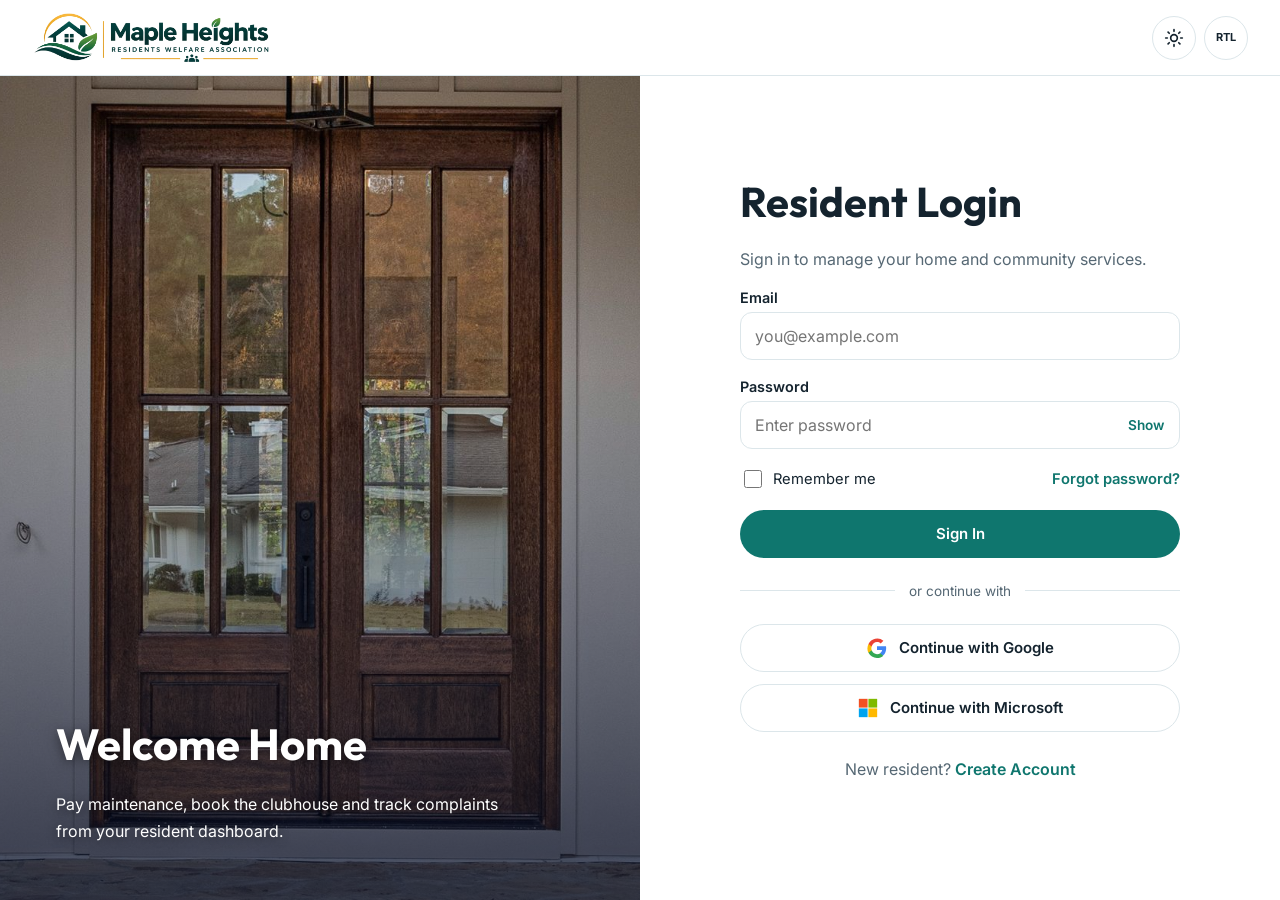
<file: login.html>
<!DOCTYPE html>
<html lang="en" data-theme="light" dir="ltr">
<head>
<meta charset="UTF-8">
<meta name="viewport" content="width=device-width,initial-scale=1">
<title>Resident Login | Maple Heights RWA</title>
<meta name="description" content="Login to the Maple Heights resident portal.">
<link rel="icon" href="favicon.ico" sizes="any">
<link rel="icon" type="image/png" sizes="32x32" href="assets/images/favicon-32.png">
<link rel="icon" type="image/png" sizes="256x256" href="assets/images/favicon-256.png">
<link rel="apple-touch-icon" href="assets/images/apple-touch-icon.png">
<meta name="theme-color" content="#0f766e">
<link rel="preconnect" href="https://fonts.googleapis.com">
<link rel="preconnect" href="https://fonts.gstatic.com" crossorigin>
<link href="https://fonts.googleapis.com/css2?family=Outfit:wght@500;600;700&family=Inter:wght@400;500;600&display=swap" rel="stylesheet">
<link rel="stylesheet" href="assets/css/style.css">
<link rel="stylesheet" href="assets/css/app.css">
<link rel="stylesheet" href="assets/css/responsive.css">
<link rel="stylesheet" href="assets/css/animations.css">
<script src="assets/js/main.js"></script>
</head>
<body>
<header class="auth-nav"><div class="container"><a href="index.html" class="brand" aria-label="Maple Heights RWA home"><img class="brand-logo" src="assets/images/logo.png" alt="Maple Heights Residents Welfare Association" width="900" height="203"></a><div class="nav-tools"><button class="icon-btn" data-theme-toggle aria-label="Toggle light or dark mode"><svg class="icon-moon" viewBox="0 0 24 24" fill="none" stroke="currentColor" stroke-width="2" stroke-linecap="round" stroke-linejoin="round" aria-hidden="true"><path d="M21 12.8A9 9 0 1 1 11.2 3a7 7 0 0 0 9.8 9.8z"/></svg><svg class="icon-sun" viewBox="0 0 24 24" fill="none" stroke="currentColor" stroke-width="2" stroke-linecap="round" stroke-linejoin="round" aria-hidden="true"><circle cx="12" cy="12" r="4"/><path d="M12 2v2M12 20v2M4.9 4.9l1.4 1.4M17.7 17.7l1.4 1.4M2 12h2M20 12h2M4.9 19.1l1.4-1.4M17.7 6.3l1.4-1.4"/></svg></button><button class="icon-btn" data-dir-toggle aria-label="Toggle left-to-right or right-to-left">RTL</button></div></div></header>
<main class="auth">
  <section class="auth-visual" style="--hero-img:url('../images/pexels-19227221.jpg')"><div><h2>Welcome Home</h2><p>Pay maintenance, book the clubhouse and track complaints from your resident dashboard.</p></div></section>
  <section class="auth-form"><div class="auth-box">
    <h1>Resident Login</h1><p>Sign in to manage your home and community services.</p>
    <form class="form" data-validate data-next="dashboard.html" novalidate>
      <div class="field"><label for="lemail">Email</label><input id="lemail" name="lemail" type="email" placeholder="you@example.com" required><span class="err">Enter a valid email address</span></div>
      <div class="field"><label for="lpass">Password</label><div class="pw-wrap"><input id="lpass" type="password" placeholder="Enter password" required data-min="6"><button type="button" data-pw-toggle="lpass">Show</button></div><span class="err">Password must be at least 6 characters</span></div>
      <div class="row-between"><label class="check"><input type="checkbox"> Remember me</label><a href="login.html" class="link">Forgot password?</a></div>
      <button class="btn btn-primary" type="submit" style="width:100%">Sign In</button>
    </form>
    <div class="divider">or continue with</div>
    <div class="social"><button type="button" class="btn-social" data-social><svg viewBox="0 0 24 24"><path fill="#4285F4" d="M23 12.3c0-.8-.1-1.5-.2-2.3H12v4.4h6.2a5.3 5.3 0 0 1-2.3 3.5v2.9h3.7c2.2-2 3.4-5 3.4-8.5z"/><path fill="#34A853" d="M12 24c3.1 0 5.7-1 7.6-2.8l-3.7-2.9c-1 .7-2.3 1.1-3.9 1.1-3 0-5.5-2-6.4-4.7H1.8v3A12 12 0 0 0 12 24z"/><path fill="#FBBC05" d="M5.6 14.7a7.2 7.2 0 0 1 0-4.6v-3H1.8a12 12 0 0 0 0 10.7z"/><path fill="#EA4335" d="M12 4.8c1.7 0 3.2.6 4.4 1.7l3.3-3.3A12 12 0 0 0 1.8 7.1l3.8 3c.9-2.7 3.4-5.3 6.4-5.3z"/></svg> Continue with Google</button><button type="button" class="btn-social" data-social><svg viewBox="0 0 24 24"><path fill="#F25022" d="M1 1h10.5v10.5H1z"/><path fill="#7FBA00" d="M12.5 1H23v10.5H12.5z"/><path fill="#00A4EF" d="M1 12.5h10.5V23H1z"/><path fill="#FFB900" d="M12.5 12.5H23V23H12.5z"/></svg> Continue with Microsoft</button></div>
    <p class="switch">New resident? <a href="create-account.html" class="link">Create Account</a></p>
  </div></section>
</main>
</body>
</html>
</file>
<file: assets/css/style.css>
/* ===== Maple Heights RWA — design system ===== */
:root{
  --brand:#0f766e;--brand-dark:#0b5d57;--brand-ink:#0f766e;--accent:#f5a623;--navy:#10283a;
  --bg:#ffffff;--bg-alt:#f1f6f7;--card:#ffffff;--text:#14232e;--muted:#566874;
  --border:#dce6ea;--shadow:0 10px 30px rgba(16,40,58,.08);--slot:#e6eef0;
  --radius:16px;--container:1320px;--nav-h:76px;--page-hero-h:420px;
  --font-head:'Outfit',system-ui,sans-serif;--font-body:'Inter',system-ui,sans-serif;
}
[data-theme="dark"]{
  --brand-ink:#4fd1c5;--bg:#0c1a24;--bg-alt:#10212d;--card:#142a38;--text:#eaf2f5;--muted:#a3b6c0;
  --border:#243d4d;--shadow:0 10px 30px rgba(0,0,0,.35);--slot:#1b3444;
}
*,*::before,*::after{box-sizing:border-box}
html{scroll-behavior:smooth;overflow-x:hidden}
body{margin:0;font-family:var(--font-body);font-size:16px;line-height:1.65;color:var(--text);background:var(--bg);overflow-wrap:break-word}
a{color:inherit;text-decoration:none}
h1,h2,h3,h4{font-family:var(--font-head);font-weight:700;line-height:1.15;margin:0 0 .5em}
h1{font-size:clamp(2.3rem,5.6vw,4.2rem)}
h2{font-size:clamp(1.9rem,3.6vw,2.7rem)}
h3{font-size:1.3rem}
p{margin:0 0 1em}
ul{margin:0;padding:0;list-style:none}
.container{width:100%;max-width:var(--container);margin-inline:auto;padding-inline:20px}

/* Blank image slots: add a file named in the markup and it appears */
.media{position:relative;width:100%;aspect-ratio:4/3;background:var(--img) center/cover no-repeat,var(--slot);border-radius:var(--radius);overflow:hidden}
.media.tall{aspect-ratio:4/5}
.media.wide{aspect-ratio:16/9}
.card>.media{border-radius:0}

/* Buttons */
.btn{display:inline-flex;align-items:center;justify-content:center;gap:8px;height:48px;padding:0 26px;border-radius:999px;border:2px solid transparent;font:600 15px/1 var(--font-body);cursor:pointer;white-space:nowrap;transition:.2s}
.btn-primary{background:var(--brand);color:#fff}
.btn-primary:hover{background:var(--brand-dark)}
.btn-outline{border-color:var(--brand);color:var(--brand-ink);background:transparent}
.btn-outline:hover{background:var(--brand);color:#fff}
.btn-light{background:#fff;color:var(--navy)}
.btn-light:hover{background:var(--accent)}
.btn-ghost{border-color:#fff;color:#fff}
.btn-ghost:hover{background:#fff;color:var(--navy)}
.btn-nav{height:44px;padding:0 22px;font-size:15px;min-width:104px}
.btn-row{display:flex;flex-wrap:wrap;gap:14px}

/* Header */
.site-header{position:sticky;top:0;z-index:100;background:var(--bg);border-bottom:1px solid var(--border);height:var(--nav-h)}
.nav-inner{height:100%;display:flex;align-items:center;justify-content:space-between;gap:16px}
.brand{display:flex;align-items:center;gap:10px;font:700 1.45rem/1 var(--font-head);flex-shrink:0}
.brand-mark{width:42px;height:42px;border-radius:12px;background:var(--brand);color:#fff;display:grid;place-items:center;flex-shrink:0}
.brand-mark svg{width:24px;height:24px}
.brand small{display:block;font:600 .6rem/1.2 var(--font-body);letter-spacing:1.4px;color:var(--muted);margin-top:4px;text-transform:uppercase}
.brand-logo{display:block;height:54px;width:auto;max-width:100%;object-fit:contain;transition:transform .3s ease}
.brand:hover .brand-logo{transform:scale(1.03)}
[data-theme="dark"] .brand-logo{content:url("../images/logo-dark.png")}
.site-footer .brand-logo{height:60px;margin-bottom:4px}
.main-nav{display:flex;align-items:center;gap:20px}
.nav-links{display:flex;align-items:center;gap:6px}
.nav-link{display:inline-flex;align-items:center;gap:6px;padding:10px 12px;border-radius:10px;font:600 15px/1 var(--font-body);color:var(--text);background:none;border:0;cursor:pointer;position:relative;white-space:nowrap}
.nav-link:hover,.nav-link.active{color:var(--brand-ink)}
.nav-link.active::after{content:"";position:absolute;inset-inline:12px;bottom:2px;height:3px;border-radius:3px;background:var(--brand)}
.has-dd{position:relative}
.dd-menu{display:none;position:absolute;top:100%;inset-inline-start:0;min-width:170px;background:var(--card);border:1px solid var(--border);border-radius:12px;box-shadow:var(--shadow);padding:6px;z-index:10}
.has-dd.open .dd-menu{display:block}
.dd-menu a{display:block;padding:10px 14px;border-radius:8px;font-weight:500;font-size:15px}
.dd-menu a:hover,.dd-menu a.active{background:var(--bg-alt);color:var(--brand-ink)}
.nav-actions{display:flex;align-items:center;gap:10px}
.nav-tools{display:flex;gap:8px}
.icon-btn{width:44px;height:44px;border-radius:50%;border:1px solid var(--border);background:var(--card);color:var(--text);display:grid;place-items:center;cursor:pointer;font:700 11px/1 var(--font-body)}
.icon-btn:hover{border-color:var(--brand);color:var(--brand-ink)}
.icon-btn svg{width:20px;height:20px}
.menu-toggle{display:none}
[data-theme="dark"] .icon-sun,[data-theme="light"] .icon-moon{display:none}

/* Sections */
.section{padding:88px 0}
.section-alt{background:var(--bg-alt)}
.section-head{text-align:center;max-width:680px;margin:0 auto 48px}
.eyebrow{display:inline-block;font:700 13px/1 var(--font-body);letter-spacing:2px;text-transform:uppercase;color:var(--brand-ink);margin-bottom:12px}
.section-head p{color:var(--muted)}

/* Heroes (blank-image safe: gradient shows until a photo is added) */
.hero,.page-hero,.cta{position:relative;color:#fff;background:var(--hero-img) center/cover no-repeat,linear-gradient(135deg,#10283a 0%,#0f766e 100%)}
.hero::before,.page-hero::before,.cta::before{content:"";position:absolute;inset:0;background:linear-gradient(90deg,rgba(8,20,30,.62) 0%,rgba(8,20,30,.42) 60%,rgba(8,20,30,.3) 100%)}
.hero>.container,.page-hero>.container,.cta>.container{position:relative}
.hero{display:flex;align-items:center}
.hero-home{min-height:calc(100vh - var(--nav-h));min-height:calc(100svh - var(--nav-h));padding:80px 0}
.hero h1,.hero p,.page-hero h1,.page-hero p,.cta h2,.cta p{text-shadow:0 2px 14px rgba(0,0,0,.45)}
.hero h1 span{color:var(--accent)}
.hero-copy{max-width:640px}
.hero-copy p{font-size:1.15rem;max-width:540px}
.hero-actions{display:flex;flex-wrap:wrap;gap:14px;margin:28px 0 40px}
.hero-stats{display:flex;flex-wrap:wrap;gap:36px}
.hero-stats strong{display:block;font:700 2.2rem/1 var(--font-head);color:var(--accent)}
.hero-stats span{font-size:.9rem}
.hero-split{display:grid;grid-template-columns:minmax(0,1.2fr) minmax(0,.8fr);gap:48px;align-items:center}
.hero-panel{background:var(--card);color:var(--text);border-radius:var(--radius);padding:28px;box-shadow:0 20px 50px rgba(0,0,0,.28);text-shadow:none}
.hero-panel h3{margin-bottom:6px}
.hero-panel p{color:var(--muted);font-size:.95rem;text-shadow:none;max-width:none}
.hero-panel .amount{font:700 2.6rem/1 var(--font-head);color:var(--brand-ink);margin:8px 0 16px}
.hero-panel ul{display:grid;gap:12px;margin:16px 0 20px}
.hero-panel li{display:flex;gap:10px;font-size:.93rem;align-items:flex-start}
.hero-panel li i{flex-shrink:0;width:9px;height:9px;border-radius:50%;background:var(--accent);margin-top:8px}

/* Inner page hero: centered text, readable breadcrumbs */
.page-hero{display:flex;align-items:center;justify-content:center;text-align:center;min-height:var(--page-hero-h)}
.page-hero h1{font-size:clamp(2.2rem,5vw,3.6rem)}
.page-hero p{max-width:620px;margin-inline:auto;font-size:1.1rem}
.crumbs{display:inline-block;margin-bottom:18px;padding:7px 16px;border-radius:999px;background:rgba(8,20,30,.72);color:#fff;font-size:.9rem;text-shadow:none}
.crumbs a{color:#ffd27a;font-weight:600}

/* Layout helpers */
.split{display:grid;grid-template-columns:minmax(0,1fr) minmax(0,1fr);gap:56px;align-items:center}
.split>*{min-width:0}
.split .media{box-shadow:var(--shadow)}
.grid{display:grid;gap:24px}
.grid>*{min-width:0}
.grid-4{grid-template-columns:repeat(4,minmax(0,1fr))}
.grid-3{grid-template-columns:repeat(3,minmax(0,1fr))}
.stat-row{display:grid;grid-template-columns:repeat(4,minmax(0,1fr));gap:20px;margin-top:48px}
.stat{background:var(--card);border:1px solid var(--border);border-radius:var(--radius);padding:22px;text-align:center}
.stat strong{display:block;font:700 2.3rem/1 var(--font-head);color:var(--brand-ink)}
.stat span{color:var(--muted);font-size:.92rem}
.check-list{display:grid;gap:18px;margin:24px 0 28px}
.check-list li{display:flex;gap:14px;align-items:flex-start}
.tick{flex-shrink:0;width:30px;height:30px;border-radius:50%;background:var(--brand);color:#fff;display:grid;place-items:center;font-size:14px;font-weight:700}
.check-list h4{font-size:1.1rem;margin:0 0 4px}
.check-list p{margin:0;color:var(--muted);font-size:.95rem}

/* Cards */
.card{display:flex;flex-direction:column;background:var(--card);border:1px solid var(--border);border-radius:var(--radius);overflow:hidden;box-shadow:var(--shadow);transition:transform .2s}
.card:hover{transform:translateY(-4px)}
.card-body{display:flex;flex-direction:column;flex:1;padding:22px}
.card-body p{color:var(--muted);font-size:.95rem}
.card-body .btn,.card-body .link-more{margin-top:auto}
.card-body .btn{align-self:flex-start;height:42px;padding:0 20px}
.tag{display:inline-block;align-self:flex-start;background:rgba(15,118,110,.12);color:var(--brand-ink);font:700 12px/1 var(--font-body);letter-spacing:1px;text-transform:uppercase;padding:7px 12px;border-radius:999px;margin-bottom:12px}
.tag.solid{background:var(--accent);color:#10283a}
.meta{display:flex;flex-wrap:wrap;gap:6px 16px;font-size:.85rem;color:var(--muted);margin:0 0 14px}
.link-more{display:inline-flex;align-items:center;gap:6px;font-weight:600;color:var(--brand-ink)}
.link-more:hover{text-decoration:underline}
.badge{position:absolute;top:14px;inset-inline-start:14px;background:#fff;color:#10283a;border-radius:12px;padding:8px 12px;text-align:center;font:700 .8rem/1.1 var(--font-body);box-shadow:0 4px 14px rgba(0,0,0,.18)}
.badge strong{display:block;font:700 1.5rem/1 var(--font-head);color:var(--brand)}

/* Icon service cards */
.ico{width:52px;height:52px;border-radius:14px;background:rgba(15,118,110,.12);color:var(--brand-ink);display:grid;place-items:center;margin-bottom:16px;flex-shrink:0}
.ico svg{width:26px;height:26px}
.svc,.value,.info-card,.panel,.quote{background:var(--card);border:1px solid var(--border);border-radius:var(--radius);padding:28px;box-shadow:var(--shadow)}
.svc{display:flex;flex-direction:column}
.svc p,.value p{color:var(--muted);margin:0 0 16px}
.value p{margin:0}
.svc .link-more{margin-top:auto}

/* Notices */
.notice-layout{display:grid;grid-template-columns:minmax(0,1.7fr) minmax(0,1fr);gap:28px;align-items:start}
.notice-list{display:grid;gap:14px}
.notice{display:grid;grid-template-columns:72px minmax(0,1fr);gap:18px;align-items:center;padding:18px 20px;background:var(--card);border:1px solid var(--border);border-radius:var(--radius);box-shadow:var(--shadow)}
.notice-date{text-align:center;background:var(--bg-alt);border-radius:12px;padding:10px 0}
.notice-date strong{display:block;font:700 1.7rem/1 var(--font-head);color:var(--brand-ink)}
.notice-date span{font:600 .75rem/1.4 var(--font-body);text-transform:uppercase;letter-spacing:1px;color:var(--muted)}
.notice h3{font-size:1.1rem;margin:0 0 4px}
.notice p{margin:0;color:var(--muted);font-size:.92rem}
.pill{display:inline-block;padding:5px 12px;border-radius:999px;font:600 .78rem/1 var(--font-body);background:rgba(15,118,110,.12);color:var(--brand-ink)}
.pill.ok{background:rgba(26,160,90,.14);color:#12803f}
.pill.warn{background:rgba(245,166,35,.2);color:#8a5a00}
.pill.bad{background:rgba(217,58,58,.14);color:#c42f2f}
[data-theme="dark"] .pill.ok{color:#4cd48a}
[data-theme="dark"] .pill.warn{color:var(--accent)}
[data-theme="dark"] .pill.bad{color:#ff8a8a}
.contact-list{display:grid;gap:16px;margin-top:8px}
.contact-list li{display:flex;gap:14px;align-items:center;padding-bottom:16px;border-bottom:1px dashed var(--border)}
.contact-list li:last-child{border:0;padding-bottom:0}
.contact-list .ico{width:44px;height:44px;margin:0}
.contact-list strong{display:block;font-size:.95rem}
.contact-list span{color:var(--muted);font-size:.9rem}

/* Steps, timeline, tables */
.steps{display:grid;grid-template-columns:repeat(4,minmax(0,1fr));gap:24px;counter-reset:s}
.step{background:var(--card);border:1px solid var(--border);border-radius:var(--radius);padding:28px 22px}
.step::before{counter-increment:s;content:"0" counter(s);display:block;font:700 2.6rem/1 var(--font-head);color:var(--brand-ink);margin-bottom:10px}
.step p{margin:0;color:var(--muted);font-size:.95rem}
.timeline{position:relative;max-width:920px;margin:0 auto;display:grid;gap:36px}
.timeline::before{content:"";position:absolute;top:0;bottom:0;inset-inline-start:50%;margin-inline-start:-1.5px;width:3px;background:var(--brand)}
.timeline li{position:relative;width:50%;padding-inline-end:44px;text-align:end}
.timeline li:nth-child(even){margin-inline-start:50%;padding-inline-end:0;padding-inline-start:44px;text-align:start}
.timeline li::before{content:"";position:absolute;top:6px;inset-inline-end:-9px;width:18px;height:18px;border-radius:50%;background:var(--accent);border:4px solid var(--brand)}
.timeline li:nth-child(even)::before{inset-inline-end:auto;inset-inline-start:-9px}
.timeline strong{font:700 1.6rem/1 var(--font-head);color:var(--brand-ink)}
.timeline p{margin:6px 0 0;color:var(--muted)}
.table-wrap{overflow-x:auto;border:1px solid var(--border);border-radius:var(--radius);background:var(--card);box-shadow:var(--shadow)}
.data-table{width:100%;border-collapse:collapse;min-width:640px}
.data-table th,.data-table td{padding:16px 20px;text-align:start;border-bottom:1px solid var(--border)}
.data-table th{font:600 .8rem/1 var(--font-body);letter-spacing:1px;text-transform:uppercase;background:var(--bg-alt);color:var(--muted)}
.data-table tr:last-child td{border-bottom:0}

/* Mosaic: 6 slots, rows always full (wide,1 | 1,wide | wide,1) */
.mosaic{display:grid;grid-template-columns:repeat(3,minmax(0,1fr));grid-auto-rows:230px;gap:16px}
.mosaic .media{height:100%;aspect-ratio:auto}
.mosaic .w{grid-column:span 2}
.mosaic .label{position:absolute;inset-inline-start:14px;bottom:14px;background:rgba(8,20,30,.78);color:#fff;padding:7px 14px;border-radius:999px;font:600 .85rem/1 var(--font-body)}

/* Feature (big + 2 side cards) */
.feature{display:grid;grid-template-columns:minmax(0,1.3fr) minmax(0,1fr);gap:24px}
.feature .big{position:relative;border-radius:var(--radius);overflow:hidden;min-height:460px;color:#fff;display:flex;align-items:flex-end;background:var(--img) center/cover no-repeat,linear-gradient(160deg,#10283a,#0f766e)}
.feature .big::before{content:"";position:absolute;inset:0;background:linear-gradient(0deg,rgba(8,20,30,.78),rgba(8,20,30,0) 65%)}
.feature .big div{position:relative;padding:28px}
.feature .big p{margin:0;max-width:520px}
.feature .side{display:grid;gap:24px;grid-template-rows:1fr 1fr}
.feature .side .card{flex-direction:row}
.feature .side .media{width:40%;aspect-ratio:auto;flex-shrink:0;height:auto}
.feature .side .card-body{justify-content:center}
.feature .side .card-body p{margin-bottom:12px}

/* Quote / committee */
.quote{display:flex;flex-direction:column}
.quote p{font-size:1.02rem;margin-bottom:20px}
.quote footer{margin-top:auto;display:flex;align-items:center;gap:12px}
.quote small{display:block;color:var(--muted)}
.avatar{width:44px;height:44px;border-radius:50%;background:var(--brand);color:#fff;display:grid;place-items:center;font:700 1rem/1 var(--font-head);flex-shrink:0}
.person .card-body{text-align:center;align-items:center}
.person .tag{align-self:center}

/* Quick tiles (Home 2) */
.qtiles{display:grid;grid-template-columns:repeat(3,minmax(0,1fr));gap:24px}
.qtile{display:flex;flex-direction:column;align-items:flex-start;border-radius:var(--radius);padding:32px;color:#fff;min-height:260px}
.qtile:nth-child(1){background:linear-gradient(135deg,#0f766e,#0b5d57)}
.qtile:nth-child(2){background:linear-gradient(135deg,#10283a,#1d4e6b)}
.qtile:nth-child(3){background:linear-gradient(135deg,#b7791f,#8a5a00)}
.qtile .ico{background:rgba(255,255,255,.18);color:#fff}
.qtile p{color:rgba(255,255,255,.92);margin-bottom:20px}
.qtile .btn{margin-top:auto}

/* Info cards (contact) */
.info-card{text-align:center;padding:26px 20px}
.info-card .ico{margin-inline:auto}
.info-card h3{margin-bottom:10px}
.info-card p{margin:0;color:var(--muted);font-size:.95rem;line-height:1.7}
.info-card span{display:block}
.info-card .nw{white-space:nowrap}

/* Forms */
.form{display:grid;gap:18px}
.form-row{display:grid;grid-template-columns:repeat(2,minmax(0,1fr));gap:18px}
.field{display:flex;flex-direction:column;gap:6px;min-width:0}
.field label{font:600 .9rem/1.2 var(--font-body)}
.field input,.field select,.field textarea{width:100%;height:48px;padding:0 14px;border:1.5px solid var(--border);border-radius:12px;background:var(--card);color:var(--text);font:400 1rem var(--font-body)}
.field textarea{height:130px;padding:12px 14px;resize:vertical}
.field input:focus,.field select:focus,.field textarea:focus{outline:none;border-color:var(--brand);box-shadow:0 0 0 3px rgba(15,118,110,.2)}
.field.invalid input,.field.invalid select,.field.invalid textarea{border-color:#d93a3a}
.err{display:none;color:#d93a3a;font-size:.82rem}
.field.invalid .err{display:block}
.form-ok{display:none;padding:14px 16px;border-radius:12px;background:rgba(26,160,90,.14);color:#12803f;font-weight:600}
[data-theme="dark"] .form-ok{color:#4cd48a}
.form-ok.show{display:block}
.hours{display:grid;gap:10px}
.hours li{display:flex;justify-content:space-between;gap:16px;border-bottom:1px dashed var(--border);padding-bottom:10px}
.map{display:block;width:100%;height:420px;border:0;border-radius:var(--radius);box-shadow:var(--shadow)}

/* FAQ accordion */
.faq{max-width:820px;margin:0 auto;display:grid;gap:12px;grid-template-columns:minmax(0,1fr)}
.faq details{background:var(--card);border:1px solid var(--border);border-radius:14px;padding:0 22px}
.faq summary{cursor:pointer;list-style:none;padding:18px 0;font:600 1.1rem/1.35 var(--font-head);display:flex;justify-content:space-between;gap:12px;overflow-wrap:anywhere}
.faq summary::-webkit-details-marker{display:none}
.faq summary::after{content:"+";color:var(--brand-ink);font-size:1.5rem;line-height:1}
.faq details[open] summary::after{content:"\2212"}
.faq details p{color:var(--muted);padding-bottom:18px;margin:0}

/* CTA */
.cta{text-align:center;padding:100px 0}
.cta::before{background:rgba(8,20,30,.4)}
.cta p{max-width:560px;margin-inline:auto}
.cta .hero-actions{justify-content:center;margin-bottom:0}

/* Footer */
.site-footer{background:var(--navy);color:#cdd9df;padding:72px 0 0}
.footer-grid{display:grid;grid-template-columns:1.4fr 1fr 1fr 1.3fr;gap:40px}
.site-footer h4{color:#fff;font-size:1.15rem}
.site-footer .brand{color:#fff;margin-bottom:16px}
.site-footer .brand small{color:#a9bac4}
.site-footer li{margin-bottom:10px}
.site-footer a:hover{color:var(--accent)}
.footer-contact li{display:flex;gap:12px;align-items:flex-start}
.footer-contact svg{width:18px;height:18px;flex-shrink:0;margin-top:4px;color:var(--accent)}
.footer-contact a,.footer-contact span{overflow-wrap:anywhere;min-width:0}
.footer-social{display:flex;gap:10px;margin-top:18px}
.footer-social a{width:40px;height:40px;border-radius:50%;background:rgba(255,255,255,.1);display:grid;place-items:center;color:#fff}
.footer-social a:hover{background:var(--brand);color:#fff}
.footer-social svg{width:18px;height:18px}
.footer-bottom{margin-top:56px;border-top:1px solid rgba(255,255,255,.12);padding:22px 0;text-align:center;font-size:.9rem}

/* Back to top */
.back-top{position:fixed;inset-inline-end:20px;bottom:20px;width:48px;height:48px;border-radius:50%;border:0;background:var(--brand);color:#fff;display:grid;place-items:center;cursor:pointer;box-shadow:var(--shadow);opacity:0;visibility:hidden;transition:.25s;z-index:90}
.back-top.show{opacity:1;visibility:visible}
.back-top svg{width:22px;height:22px}

/* Menu icon: hamburger turns into a close (X) when the menu is open */
.menu-toggle .icon-close{display:none}
.menu-toggle[aria-expanded="true"] .icon-open{display:none}
.menu-toggle[aria-expanded="true"] .icon-close{display:block}

/* Dark mode: native controls and white calendar icon */
[data-theme="dark"]{color-scheme:dark}
[data-theme="dark"] input[type="date"]::-webkit-calendar-picker-indicator{filter:none;opacity:1;cursor:pointer}
input[type="date"]::-webkit-calendar-picker-indicator{cursor:pointer}

/* Static charts (Home 1 notice board) */
.chart{width:100%;height:auto;display:block}
.chart text{fill:var(--muted);font:12px var(--font-body)}
.chart .gl{stroke:var(--border)}
.legend{display:flex;flex-wrap:wrap;gap:6px 16px;margin-top:10px;font-size:.85rem;color:var(--muted)}
.legend i{display:inline-block;width:10px;height:10px;border-radius:3px;margin-inline-end:6px}
.board-top{display:grid;grid-template-columns:minmax(0,.9fr) minmax(0,1.3fr) minmax(0,1fr);gap:24px;margin-bottom:24px}
.board-top>*{min-width:0}
.board-top .panel{padding:24px}
.board-top h3{font-size:1.2rem;margin-bottom:14px}
.glance{display:flex;flex-direction:column;justify-content:center;gap:16px}
.glance>div{border-bottom:1px dashed var(--border);padding-bottom:14px}
.glance>div:last-child{border:0;padding:0}
.glance strong{display:block;font:700 2.2rem/1 var(--font-head);color:var(--brand-ink)}
.glance span{color:var(--muted);font-size:.92rem}
/* Notice cards (Home 1): photo on top, short and clean text below */
.ncard .media{aspect-ratio:16/10}
.ncard .card-body{padding:20px 22px 24px;gap:0}
.ncard h3{font-size:1.2rem;margin:12px 0 6px}
.ncard .card-body p{margin:0;font-size:.95rem}
.ncard .pill{align-self:flex-start}
.strip-contacts{display:grid;grid-template-columns:repeat(4,minmax(0,1fr));gap:20px;margin-top:24px;padding:26px}
.strip-contacts>h3{grid-column:1/-1;margin:0}
.cstrip{display:flex;gap:12px;align-items:center;min-width:0}
.cstrip .ico{width:44px;height:44px;margin:0}
.cstrip strong{display:block;font-size:.95rem}
.cstrip span{color:var(--muted);font-size:.88rem}

/* Voices (Home 1): featured quote + two side quotes */
.voices{display:grid;grid-template-columns:minmax(0,1.2fr) minmax(0,1fr);gap:24px}
.voice-main{background:linear-gradient(135deg,var(--navy),var(--brand));color:#fff;border-radius:var(--radius);padding:44px;display:flex;flex-direction:column;justify-content:center}
.voice-main .mark{font:700 5rem/.7 var(--font-head);color:var(--accent);height:42px}
.voice-main p{font:500 1.45rem/1.5 var(--font-head);margin:14px 0 28px}
.voice-main footer{display:flex;gap:12px;align-items:center}
.voice-main small{display:block;opacity:.85}
.voice-side{display:grid;gap:24px;grid-template-rows:1fr 1fr}

/* Announcements (Home 2): filter chips + list + pinned card */
.ann-layout{display:grid;grid-template-columns:minmax(0,1.7fr) minmax(0,1fr);gap:28px;align-items:stretch}
.ann-layout>*{min-width:0}
/* Right column: pinned card on top, photo fills the remaining height (no blank gap) */
.ann-side{display:grid;grid-template-rows:auto minmax(220px,1fr);gap:24px}
.ann-photo{aspect-ratio:auto;height:100%;min-height:220px;box-shadow:var(--shadow)}
.chips{display:flex;flex-wrap:wrap;gap:10px;margin-bottom:20px}
.chip{height:40px;padding:0 18px;border-radius:999px;border:1.5px solid var(--border);background:var(--card);color:var(--text);font:600 .9rem var(--font-body);cursor:pointer}
.chip:hover{border-color:var(--brand)}
.chip.active{background:var(--brand);border-color:var(--brand);color:#fff}
.ann-list{display:grid;gap:12px}
.ann{display:flex;gap:16px;align-items:center;background:var(--card);border:1px solid var(--border);border-inline-start:5px solid var(--brand);border-radius:12px;padding:16px 20px}
.ann.warn{border-inline-start-color:var(--accent)}
.ann.bad{border-inline-start-color:#d93a3a}
.ann[hidden]{display:none}
.ann time{flex:0 0 66px;font:700 1rem/1.25 var(--font-head);color:var(--brand-ink)}
.ann h3{font-size:1.05rem;margin:0 0 2px}
.ann p{margin:0;color:var(--muted);font-size:.88rem}
.pinned{background:linear-gradient(135deg,var(--navy),var(--brand));color:#fff;border-radius:var(--radius);padding:32px}
.pinned .tag{background:var(--accent);color:#10283a}
.pinned p{color:rgba(255,255,255,.92)}
.pinned .amount{font:700 2.8rem/1 var(--font-head);color:var(--accent);margin:8px 0 18px}

/* Values (About): heading column + stacked rows */
.values-split{display:grid;grid-template-columns:minmax(0,1fr) minmax(0,1.2fr);gap:56px;align-items:center}
.values-split>*{min-width:0}
.vrows{background:var(--card);border:1px solid var(--border);border-radius:var(--radius);box-shadow:var(--shadow)}
.vrow{display:flex;gap:20px;padding:26px 28px;border-bottom:1px solid var(--border)}
.vrow:last-child{border:0}
.vrow .ico{margin:0}
.vrow h3{margin-bottom:6px}
.vrow p{margin:0;color:var(--muted)}
.pull{border-inline-start:4px solid var(--accent);padding:6px 0 6px 18px;font:500 1.15rem/1.5 var(--font-head);color:var(--brand-ink);margin-top:24px}

/* Agenda (Events): month columns */
.agenda{display:grid;grid-template-columns:repeat(3,minmax(0,1fr));gap:24px}
.month{background:var(--card);border:1px solid var(--border);border-radius:var(--radius);box-shadow:var(--shadow);overflow:hidden}
.month h3{margin:0;padding:16px 22px;background:var(--navy);color:#fff;font-size:1.15rem}
.month ul{padding:6px 22px}
.month li{display:flex;gap:14px;padding:14px 0;border-bottom:1px dashed var(--border);align-items:flex-start}
.month li:last-child{border:0}
.month .day{flex:0 0 46px;height:46px;border-radius:12px;background:var(--bg-alt);display:grid;place-items:center;font:700 1.15rem var(--font-head);color:var(--brand-ink)}
.month li strong{display:block;line-height:1.35}
.month li div span{color:var(--muted);font-size:.88rem}

/* Eyebrow text on photo heroes: solid dark chip so the amber text always has strong contrast */
.hero .eyebrow{background:rgba(8,20,30,.82);color:#ffd27a!important;padding:9px 16px;border-radius:999px;line-height:1.3;text-shadow:none;max-width:100%}

/* Photo avatars (testimonials) */
.avatar{overflow:hidden}
.avatar img{width:100%;height:100%;object-fit:cover;display:block;border-radius:50%}
.quote .avatar,.voice-main .avatar{width:56px;height:56px}
</file>
<file: assets/css/responsive.css>
/* ===== Responsive rules ===== */
@media (max-width:1280px){.main-nav{gap:14px}.nav-link{padding:10px 10px}}
/* Hamburger nav: below 1280px, and on tall 1366px screens (iPad Pro landscape). Nest Hub Max (1280x800) and laptops show every link. */
@media (max-width:1279px),(max-width:1366px) and (min-height:821px){
  .menu-toggle{display:grid}
  .main-nav{position:fixed;top:var(--nav-h);inset-inline:0;max-height:calc(100vh - var(--nav-h));overflow-y:auto;background:var(--bg);border-bottom:1px solid var(--border);flex-direction:column;align-items:stretch;gap:0;padding:12px 20px 24px;display:none;box-shadow:var(--shadow)}
  .main-nav.open{display:flex}
  .nav-links{flex-direction:column;align-items:stretch;gap:2px}
  .nav-link{width:100%;justify-content:space-between;padding:14px 10px;font-size:16px}
  .nav-link.active::after{display:none}
  .nav-link.active{background:var(--bg-alt)}
  .dd-menu{position:static;box-shadow:none;border:0;background:var(--bg-alt);margin:2px 0 6px}
  .nav-actions{flex-direction:column;align-items:stretch;gap:12px;margin-top:14px}
  .nav-actions .btn{width:100%}
  .nav-tools{justify-content:flex-start;gap:10px}
}
/* iPad and iPad Pro (portrait + landscape) and below: hamburger nav, max 2 cards per row */
@media (max-width:1366px){
  .grid-4,.grid-3,.qtiles{grid-template-columns:repeat(2,minmax(0,1fr))}
  .stat-row,.steps{grid-template-columns:repeat(2,minmax(0,1fr))}
  .footer-grid{grid-template-columns:repeat(2,minmax(0,1fr))}
  .feature{grid-template-columns:minmax(0,1fr)}
  .feature .side{grid-template-columns:repeat(2,minmax(0,1fr));grid-template-rows:auto}
  .feature .side .card{flex-direction:column}
  .feature .side .media{width:100%;aspect-ratio:4/3}
  .hero-split{grid-template-columns:minmax(0,1fr)}
  .notice-layout{grid-template-columns:minmax(0,1fr)}
}
@media (max-width:900px){
  .section{padding:64px 0}
  .split{grid-template-columns:minmax(0,1fr);gap:32px}
  :root{--page-hero-h:340px}
  .mosaic{grid-template-columns:repeat(2,minmax(0,1fr));grid-auto-rows:180px}
  .mosaic .media:nth-child(6){grid-column:span 2}
  .timeline::before{inset-inline-start:9px;margin:0}
  .timeline li,.timeline li:nth-child(even){width:100%;margin-inline-start:0;padding-inline:40px 0;text-align:start}
  .timeline li::before,.timeline li:nth-child(even)::before{inset-inline-end:auto;inset-inline-start:0}
}
@media (max-width:640px){
  .grid-4,.grid-3,.qtiles,.steps,.feature .side,.footer-grid,.form-row{grid-template-columns:minmax(0,1fr)}
  .hero-stats{gap:22px}
  .hero-actions .btn{flex:1 1 100%}
  .hero-home{padding:56px 0}
  .brand small{display:none}
  .panel{padding:22px}
  .map{height:300px}
  .notice{grid-template-columns:60px minmax(0,1fr);gap:14px;padding:14px}
  .feature .big{min-height:380px}
  .mosaic{grid-auto-rows:150px;gap:10px}
}
@media (max-width:360px){.container{padding-inline:14px}.stat-row{grid-template-columns:minmax(0,1fr)}.btn{padding:0 18px}}
@media (max-width:280px){
  .container{padding-inline:10px}
  .brand{font-size:1.15rem;gap:6px}
  .brand-mark{width:34px;height:34px}
  .icon-btn{width:40px;height:40px}
  .nav-inner{gap:8px}
  h1{font-size:2rem}h2{font-size:1.6rem}
  .mosaic{grid-template-columns:minmax(0,1fr)}
  .mosaic .media:nth-child(6){grid-column:auto}
  .faq details{padding:0 14px}
}
@media (min-width:1920px){:root{--container:1400px}body{font-size:17px}}
/* Auth + dashboard */
@media (max-width:900px){.auth{grid-template-columns:minmax(0,1fr)}.auth-visual{display:none}.auth-form{padding:36px 20px}.auth-nav .container{padding-inline:16px}.dgrid{grid-template-columns:minmax(0,1fr)}}
@media (max-width:1366px){
  /* block layout so the sticky tab bar can stay pinned for the whole page height */
  .dash-layout{display:block;min-height:0}
  .sidebar{position:sticky;top:var(--nav-h);z-index:90;height:auto;flex-direction:row;align-items:center;padding:10px 14px;border-inline-end:0;border-bottom:1px solid var(--border);overflow-x:auto;-webkit-overflow-scrolling:touch;scrollbar-width:none}
  .sidebar::-webkit-scrollbar{display:none}
  .ann-side{grid-template-rows:auto}
  .ann-photo{aspect-ratio:16/9;height:auto;min-height:0}
  .ncard .media{aspect-ratio:16/10}
  .side-nav{display:flex;overflow:visible;flex:0 0 auto}
  .side-link{width:auto;white-space:nowrap}
  .side-logout{margin:0;border:0;padding:0;margin-inline-start:6px}
  .kpis{grid-template-columns:repeat(2,minmax(0,1fr))}
  .dash-main{padding:22px 16px 40px}
}
@media (max-width:640px){.kpis{grid-template-columns:minmax(0,1fr)}.profile-grid{grid-template-columns:minmax(0,1fr)}.dash-top .container{padding-inline:12px}.dash-title h1{font-size:1.8rem}.slot-grid{gap:10px}.brand-logo{height:44px}.site-footer .brand-logo{height:52px}}
@media (max-width:420px){.dash-top .container{gap:6px}.dash-tools{gap:6px}.slot-grid{grid-template-columns:minmax(0,1fr)}}
@media (max-width:340px){.dash-tools{gap:4px}}
@media (max-width:280px){
  .auth-nav .container,.dash-top .container{padding-inline:8px;gap:6px}
  .auth-nav .brand>span:last-child,.user-chip{display:none}
  .auth-nav .nav-tools,.dash-tools,.dash-tools .nav-tools{gap:4px}
  .auth-nav .icon-btn,
}
/* Small-screen overflow fixes */
.pill{max-width:100%;overflow-wrap:anywhere}
@media (max-width:480px){.btn{white-space:normal;height:auto;min-height:48px;padding-block:12px;text-align:center;line-height:1.25}}
@media (max-width:340px){.auth-nav .brand>span:last-child{display:none}}
@media (max-width:280px){
  .site-header .brand>span:last-child{display:none}
  .mosaic .w{grid-column:auto}
  .nav-tools{gap:6px}
}

/* New layouts */
@media (max-width:1366px){
  .board-top{grid-template-columns:repeat(2,minmax(0,1fr))}
  .board-top .glance{grid-column:1/-1;flex-direction:row;flex-wrap:wrap}
  .board-top .glance>h3{flex:1 1 100%}
  .board-top .glance>div{flex:1 1 180px;border:0;padding:0}
  .strip-contacts{grid-template-columns:repeat(2,minmax(0,1fr))}
  .voices{grid-template-columns:minmax(0,1fr)}
  .voice-side{grid-template-columns:repeat(2,minmax(0,1fr));grid-template-rows:auto}
  .ann-layout{grid-template-columns:minmax(0,1fr)}
  .agenda{grid-template-columns:repeat(2,minmax(0,1fr))}
  .agenda .month:last-child{grid-column:1/-1}
}
@media (max-width:900px){.values-split{grid-template-columns:minmax(0,1fr);gap:32px}}
@media (max-width:640px){
  .board-top,.strip-contacts,.voice-side,.agenda{grid-template-columns:minmax(0,1fr)}
  .voice-main{padding:28px}.voice-main p{font-size:1.2rem}
  .vrow{padding:20px;gap:14px}
  .ann{padding:14px}.ann time{flex-basis:56px}
}
/* Ultra-narrow fixes for new layouts */
.ann>div,.vrow>div,.cstrip>div,.month li>div{min-width:0;overflow-wrap:anywhere}
.ann,.vrow{min-width:0}
@media (max-width:300px){.ann{flex-wrap:wrap}.ann time{flex-basis:100%}.vrow{flex-direction:column}.pinned,.voice-main{padding:20px}.month ul{padding:6px 14px}}

/* ===== Round 3 fixes ===== */
/* Dashboard tables become stacked cards on phones/tablets: no horizontal scroll */
@media (max-width:760px){
  .dash-main .table-wrap{overflow:visible;border:0;box-shadow:none;background:none}
  .dtable,.dtable thead,.dtable tbody,.dtable tr,.dtable td{display:block;width:100%;min-width:0}
  .dtable thead{position:absolute;width:1px;height:1px;overflow:hidden;clip:rect(0 0 0 0)}
  .dtable tr{border:1px solid var(--border);border-radius:12px;padding:6px 14px;margin-bottom:12px;background:var(--bg-alt)}
  .dtable td{display:flex;justify-content:space-between;align-items:center;gap:14px;text-align:end;padding:9px 0;border-bottom:1px dashed var(--border)}
  .dtable td:last-child{border-bottom:0}
  .dtable td::before{content:attr(data-label);flex:0 0 auto;font:700 .72rem var(--font-head);letter-spacing:.8px;text-transform:uppercase;color:var(--muted);text-align:start}
  .dtable td[colspan]{display:block;text-align:center}
  .dtable td[colspan]::before{content:none}
  .dtable .actions{justify-content:flex-end}
}

/* ===== Round 5: sticky, horizontally-scrolling pill tab bar (tablet + phone) ===== */
@media (max-width:1366px){
  .sidebar{position:sticky;top:var(--nav-h);z-index:90;height:auto;flex-direction:row;align-items:center;padding:10px 14px;border-inline-end:0;border-bottom:1px solid var(--border);box-shadow:0 6px 16px rgba(16,40,58,.06)}
  .side-nav{display:flex;flex-wrap:nowrap;flex:1 1 auto;min-width:0;overflow-x:auto;-webkit-overflow-scrolling:touch;scrollbar-width:none;scroll-snap-type:x proximity;gap:8px;align-content:unset}
  .side-nav::-webkit-scrollbar{display:none}
  .side-link{flex:0 0 auto;flex-direction:row;align-items:center;gap:8px;white-space:nowrap;padding:11px 18px;border-radius:999px;scroll-snap-align:start;max-width:none}
  .side-link span{overflow:visible;text-overflow:clip}
  .side-link.active{background:var(--brand);color:#fff}
  .side-logout{display:none}
}
@media (max-width:640px){
  .sidebar{padding:8px 12px}
  .side-link{padding:9px 16px;font-size:.85rem}
  .side-link svg{width:18px;height:18px}
}

/* Desktop nav: equal space logo->Home and Dashboard->tools */
@media (min-width:1367px),(min-width:1280px) and (max-width:1366px) and (max-height:820px){
  .nav-inner{gap:24px}
  .main-nav{flex:1;gap:24px}
  .main-nav .nav-links{margin-inline:auto}
}
</file>
<file: assets/css/animations.css>
/* ===== Maple Heights RWA — motion layer (loaded on every page) ===== */
@keyframes pageIn{from{opacity:0}to{opacity:1}}
@keyframes slideDown{from{opacity:0;transform:translateY(-100%)}to{opacity:1;transform:none}}
@keyframes riseIn{from{opacity:0;transform:translateY(28px)}to{opacity:1;transform:none}}
@keyframes fadeScale{from{opacity:0;transform:scale(.94)}to{opacity:1;transform:none}}
@keyframes panelIn{from{opacity:0;transform:translateY(14px)}to{opacity:1;transform:none}}
@keyframes pop{from{opacity:0;transform:scale(.9) translateY(10px)}to{opacity:1;transform:none}}
@keyframes growUp{from{transform:scaleY(0)}to{transform:scaleY(1)}}
@keyframes drawIn{from{opacity:0}}
@keyframes pulseRing{0%{box-shadow:0 0 0 0 rgba(245,166,35,.55)}70%{box-shadow:0 0 0 14px rgba(245,166,35,0)}100%{box-shadow:0 0 0 0 rgba(245,166,35,0)}}
@keyframes floatY{0%,100%{transform:translateY(0)}50%{transform:translateY(-5px)}}
@keyframes sheen{from{transform:translateX(-120%) skewX(-20deg)}to{transform:translateX(220%) skewX(-20deg)}}
@keyframes dotPulse{0%,100%{box-shadow:0 0 0 0 rgba(15,118,110,.45)}60%{box-shadow:0 0 0 10px rgba(15,118,110,0)}}
@keyframes gradientDrift{0%{background-position:0% 50%}50%{background-position:100% 50%}100%{background-position:0% 50%}}

/* Page load */
body{animation:pageIn .6s ease both;overflow-x:clip}
.site-header,.dash-top,.auth-nav{animation:slideDown .55s cubic-bezier(.2,.8,.2,1) both}
.sidebar{animation:pageIn .8s ease .2s both}

/* Hero + page hero + auth: staggered entrance */
.hero-copy>*,.page-hero .container>*,.hero-panel,.auth-box>*,.auth-visual>div>*{animation:riseIn .8s cubic-bezier(.2,.8,.2,1) both}
.hero-copy>*:nth-child(1),.page-hero .container>*:nth-child(1),.auth-box>*:nth-child(1){animation-delay:.15s}
.hero-copy>*:nth-child(2),.page-hero .container>*:nth-child(2),.auth-box>*:nth-child(2){animation-delay:.28s}
.hero-copy>*:nth-child(3),.page-hero .container>*:nth-child(3),.auth-box>*:nth-child(3){animation-delay:.41s}
.hero-copy>*:nth-child(4),.auth-box>*:nth-child(4){animation-delay:.54s}
.hero-copy>*:nth-child(5),.auth-box>*:nth-child(5){animation-delay:.67s}
.auth-box>*:nth-child(n+6){animation-delay:.8s}
.hero-panel{animation-name:fadeScale;animation-delay:.45s}
.auth-visual>div>*{animation-delay:.35s}

/* Scroll reveal (JS adds .reveal, then .in when visible). Without JS everything stays visible. */
html.js .reveal{opacity:0;transform:translateY(30px);transition:opacity .7s ease var(--d,0s),transform .7s cubic-bezier(.2,.8,.2,1) var(--d,0s)}
html.js .reveal.from-left{transform:translateX(-36px)}
html.js .reveal.from-right{transform:translateX(36px)}
html.js .reveal.zoom{transform:scale(.94)}
html.js .reveal.in{opacity:1;transform:none}
html[dir="rtl"].js .reveal.from-left{transform:translateX(36px)}
html[dir="rtl"].js .reveal.from-right{transform:translateX(-36px)}

/* Hover + micro-interactions */
.card,.svc,.stat,.value,.info-card,.quote,.step,.kpi,.month,.qtile{transition:transform .3s cubic-bezier(.2,.8,.2,1),box-shadow .3s ease,border-color .3s ease}
.card:hover,.svc:hover,.stat:hover,.value:hover,.info-card:hover,.quote:hover,.step:hover,.kpi:hover,.month:hover,.qtile:hover{transform:translateY(-6px);box-shadow:0 18px 40px rgba(16,40,58,.16)}
.card .media{transition:transform .8s cubic-bezier(.2,.8,.2,1)}
.card:hover .media{transform:scale(1.07)}
.mosaic .media,.split>.media,.ann-photo{transition:transform .5s cubic-bezier(.2,.8,.2,1),box-shadow .5s ease,filter .5s ease}
.mosaic .media:hover{transform:scale(1.025);z-index:2;box-shadow:0 18px 40px rgba(0,0,0,.28);filter:saturate(1.1)}
.split>.media:hover,.ann-photo:hover{transform:scale(1.015)}
.ico{transition:transform .35s cubic-bezier(.2,.8,.2,1),background .3s ease}
.svc:hover .ico,.qtile:hover .ico,.info-card:hover .ico,.cstrip:hover .ico,.vrow:hover .ico{transform:translateY(-3px) rotate(-8deg) scale(1.08)}
.badge{animation:floatY 3.2s ease-in-out infinite}
.tick{transition:transform .3s ease}
.check-list li:hover .tick{transform:scale(1.15) rotate(8deg)}
.ann,.notice,.notice-row{transition:transform .25s ease,box-shadow .25s ease}
.ann:hover,.notice:hover{transform:translateX(6px);box-shadow:var(--shadow)}
[dir="rtl"] .ann:hover,[dir="rtl"] .notice:hover{transform:translateX(-6px)}
.chip{transition:background .25s ease,color .25s ease,border-color .25s ease,transform .2s ease}
.chip:hover{transform:translateY(-2px)}
.nav-link{transition:color .2s ease}
.nav-link.active::after{animation:drawIn .4s ease both}
.dd-menu{transform-origin:top;}
.has-dd.open .dd-menu{animation:fadeScale .2s ease both}
.user-chip,.footer-social a{transition:transform .25s ease,border-color .2s ease,color .2s ease,background .2s ease,box-shadow .2s ease}
.footer-social a:hover{transform:translateY(-2px) rotate(-6deg)}
.icon-btn{transition:border-color .2s ease,color .2s ease,background .2s ease}
.icon-btn:hover,.icon-btn:active,.icon-btn:focus{transform:none}
.back-top{animation:floatY 2.6s ease-in-out infinite}
.back-top:hover{background:var(--brand-dark)}
.timeline li::before{animation:dotPulse 2.4s ease-out infinite}
.hero h1 span{background:linear-gradient(90deg,#f5a623,#ffd27a,#f5a623);background-size:200% 100%;-webkit-background-clip:text;background-clip:text;color:transparent;-webkit-text-fill-color:transparent;animation:gradientDrift 6s ease-in-out infinite;text-shadow:none}

/* Buttons: lift + shine sweep */
.btn{position:relative;overflow:hidden;transition:transform .25s ease,box-shadow .25s ease,background .25s ease,color .25s ease,border-color .25s ease}
.btn:hover{transform:translateY(-2px);box-shadow:0 10px 22px rgba(15,118,110,.28)}
.btn:active{transform:translateY(0) scale(.98)}
.btn-primary::after,.btn-light::after{content:"";position:absolute;top:0;left:0;width:40%;height:100%;background:linear-gradient(90deg,transparent,rgba(255,255,255,.35),transparent);transform:translateX(-120%) skewX(-20deg);pointer-events:none}
.btn-primary:hover::after,.btn-light:hover::after{animation:sheen .8s ease}
.pinned .btn-primary,.hero-panel .btn-primary{animation:pulseRing 2.6s ease-out infinite}
.link-more{transition:gap .25s ease}
.link-more:hover{gap:12px}

/* Charts grow in */
.chart rect{transform-box:fill-box;transform-origin:bottom;animation:growUp .9s cubic-bezier(.2,.8,.2,1) both}
.chart rect:nth-of-type(2){animation-delay:.08s}.chart rect:nth-of-type(3){animation-delay:.16s}.chart rect:nth-of-type(4){animation-delay:.24s}.chart rect:nth-of-type(5){animation-delay:.32s}.chart rect:nth-of-type(6){animation-delay:.4s}
.chart circle,.chart polyline,.chart path{animation:drawIn 1s ease .2s both}

/* Dashboard */
.dpanel.active{animation:panelIn .45s cubic-bezier(.2,.8,.2,1) both}
.side-link{transition:background .2s ease,color .2s ease,transform .2s ease}
.side-link:hover{transform:translateX(4px)}
[dir="rtl"] .side-link:hover{transform:translateX(-4px)}
.modal.show{animation:pageIn .25s ease both}
.modal.show .modal-box{animation:pop .35s cubic-bezier(.2,.8,.2,1) both}
.dtable tbody tr{transition:background .2s ease}
.dtable tbody tr:hover{background:rgba(15,118,110,.06)}
.kpi strong{animation:fadeScale .6s ease both}

/* FAQ + forms */
.faq details{transition:box-shadow .25s ease,border-color .25s ease}
.faq details[open]{border-color:var(--brand);box-shadow:var(--shadow)}
.faq details[open] p{animation:panelIn .35s ease both}
.field input,.field select,.field textarea{transition:border-color .2s ease,box-shadow .2s ease}
.form-ok.show{animation:pop .4s ease both}

@media (hover:none){
  .card:hover,.svc:hover,.stat:hover,.value:hover,.info-card:hover,.quote:hover,.step:hover,.kpi:hover,.month:hover,.qtile:hover{transform:none;box-shadow:var(--shadow)}
  .card:hover .media{transform:none}
}
@media (prefers-reduced-motion:reduce){
  *,*::before,*::after{animation:none!important;transition:none!important;scroll-behavior:auto!important}
  html.js .reveal{opacity:1!important;transform:none!important}
}

/* Scroll-reveal slides sideways on desktop only; on phones/tablets use a vertical rise so nothing pokes past the screen edge */
@media (max-width:1100px){
  html.js .reveal.from-left,html.js .reveal.from-right,html[dir="rtl"].js .reveal.from-left,html[dir="rtl"].js .reveal.from-right{transform:translateY(30px)}
  html.js .reveal.in{transform:none}
}
</file>
<file: assets/css/app.css>
/* ===== Authentication pages ===== */
.auth-nav{height:var(--nav-h);border-bottom:1px solid var(--border);background:var(--bg)}
.auth-nav .container{max-width:none;height:100%;display:flex;align-items:center;justify-content:space-between;padding-inline:32px}
.auth-nav .nav-tools{display:flex;gap:8px}
.auth{display:grid;grid-template-columns:minmax(0,1fr) minmax(0,1fr);min-height:calc(100vh - var(--nav-h));min-height:calc(100svh - var(--nav-h))}
.auth-visual{position:relative;display:flex;align-items:flex-end;color:#fff;background:var(--hero-img) center/cover no-repeat;background-color:var(--navy);padding:56px}
.auth-visual::before{content:"";position:absolute;inset:0;background:linear-gradient(0deg,rgba(8,14,34,.72) 0%,rgba(8,14,34,.05) 65%)}
.auth-visual div{position:relative;max-width:460px}
.auth-visual h2{font-size:clamp(2rem,3.4vw,3rem);text-shadow:0 2px 12px rgba(0,0,0,.5)}
.auth-visual p{margin:0;text-shadow:0 2px 10px rgba(0,0,0,.5)}
.auth-form{display:flex;align-items:center;justify-content:center;padding:48px 56px;background:var(--bg)}
.auth-box{width:100%;max-width:440px}
.auth-box h1{font-size:2.6rem}
.auth-box>p{color:var(--muted)}
.pw-wrap{position:relative}
.pw-wrap input{padding-inline-end:70px}
.pw-wrap button{position:absolute;inset-inline-end:10px;top:50%;transform:translateY(-50%);background:none;border:0;color:var(--brand);font:600 .85rem var(--font-body);cursor:pointer;padding:6px}
.row-between{display:flex;justify-content:space-between;align-items:center;gap:12px;flex-wrap:wrap;font-size:.92rem}
.check{display:flex;align-items:center;gap:8px;cursor:pointer}
.check input{width:18px;height:18px;accent-color:var(--brand)}
.link{color:var(--brand);font-weight:600}
.divider{display:flex;align-items:center;gap:14px;color:var(--muted);font-size:.85rem;margin:22px 0}
.divider::before,.divider::after{content:"";flex:1;height:1px;background:var(--border)}
.social{display:grid;gap:12px}
.btn-social{height:48px;width:100%;border:1.5px solid var(--border);background:var(--card);color:var(--text);border-radius:999px;font:600 15px/1 var(--font-body);display:flex;align-items:center;justify-content:center;gap:12px;cursor:pointer}
.btn-social:hover{border-color:var(--brand)}
.btn-social svg{width:20px;height:20px}
.switch{text-align:center;margin-top:24px;color:var(--muted)}

/* ===== Dashboard ===== */
.dash-body{background:var(--bg-alt)}
.dash-top{position:sticky;top:0;z-index:100;height:var(--nav-h);background:var(--bg);border-bottom:1px solid var(--border)}
.dash-top .container{max-width:none;height:100%;display:flex;align-items:center;justify-content:space-between;gap:12px;padding-inline:24px}
.dash-tools{display:flex;align-items:center;gap:10px}
.user-chip{display:flex;align-items:center;gap:10px;height:44px;padding:3px 16px 3px 3px;border:1px solid var(--border);border-radius:999px;background:var(--card);color:var(--text);font:600 .92rem/1 var(--font-body);cursor:pointer;transition:border-color .2s,box-shadow .2s}
.user-chip:hover{border-color:var(--brand);box-shadow:0 4px 14px rgba(15,118,110,.18)}
.user-chip .avatar{width:36px;height:36px;font-size:.9rem}

.dash-layout{display:grid;grid-template-columns:250px minmax(0,1fr);min-height:calc(100vh - var(--nav-h))}
.sidebar{position:sticky;top:var(--nav-h);align-self:start;z-index:90;height:calc(100vh - var(--nav-h));display:flex;flex-direction:column;background:var(--bg);border-inline-end:1px solid var(--border);padding:20px 14px}
.side-nav{display:grid;gap:4px;overflow-y:auto;flex:1;align-content:start}
.side-link{display:flex;align-items:center;gap:12px;padding:12px 14px;border-radius:12px;font:600 .95rem var(--font-body);color:var(--text);background:none;border:0;cursor:pointer;text-align:start;width:100%}
.side-link svg{width:20px;height:20px;flex-shrink:0}
.side-link:hover{background:var(--bg-alt)}
.side-link.active{background:var(--brand);color:#fff}
.side-logout{margin-top:12px;border-top:1px solid var(--border);padding-top:12px}
.side-logout .side-link{color:#d93a3a}
.dash-main{padding:28px 28px 48px;min-width:0}
.dash-title{display:flex;justify-content:space-between;align-items:center;gap:16px;flex-wrap:wrap;margin-bottom:24px}
.dash-title h1{font-size:2.2rem;margin:0}
.dash-title p{margin:0;color:var(--muted)}
.dash-title select{height:44px;padding:0 14px;border:1.5px solid var(--border);border-radius:12px;background:var(--card);color:var(--text);font:500 .95rem var(--font-body)}
.dpanel{display:none}.dpanel.active{display:block}
.kpis{display:grid;grid-template-columns:repeat(4,minmax(0,1fr));gap:20px;margin-bottom:24px}
.kpi{background:var(--card);border:1px solid var(--border);border-radius:var(--radius);padding:20px;box-shadow:var(--shadow)}
.kpi span{color:var(--muted);font-size:.9rem}
.kpi strong{display:block;font:700 2.2rem/1.1 var(--font-head);margin:6px 0}
.kpi small{font-weight:600;color:#12803f}
.kpi small.warn{color:#c47a00}
[data-theme="dark"] .kpi small{color:#4cd48a}
[data-theme="dark"] .kpi small.warn{color:var(--accent)}
.dgrid{display:grid;grid-template-columns:repeat(2,minmax(0,1fr));gap:20px;margin-bottom:24px}
.dcard{background:var(--card);border:1px solid var(--border);border-radius:var(--radius);padding:22px;box-shadow:var(--shadow);min-width:0}
.dcard h3{font-size:1.3rem;margin-bottom:14px}
.dcard.full{grid-column:1/-1}
.chart{width:100%;height:auto;display:block}
.chart text{fill:var(--muted);font:12px var(--font-body)}
.chart .grid-line{stroke:var(--border)}
.legend{display:flex;flex-wrap:wrap;gap:6px 16px;margin-top:10px;font-size:.85rem;color:var(--muted)}
.legend i{display:inline-block;width:10px;height:10px;border-radius:3px;margin-inline-end:6px}
.dtable{width:100%;border-collapse:collapse}
.dtable th,.dtable td{padding:13px 14px;text-align:start;border-bottom:1px solid var(--border);font-size:.93rem}
.dtable th{font:700 .85rem var(--font-head);letter-spacing:1px;text-transform:uppercase;color:var(--muted)}
.dtable tr:last-child td{border-bottom:0}
.toolbar{display:flex;gap:12px;flex-wrap:wrap;margin-bottom:16px}
.toolbar input,.toolbar select{height:42px;padding:0 14px;border:1.5px solid var(--border);border-radius:12px;background:var(--card);color:var(--text);font:400 .95rem var(--font-body);min-width:0;flex:1 1 180px}
.btn-sm{height:36px;padding:0 16px;font-size:.85rem}
.pill.warn{background:rgba(255,200,61,.22);color:#9a6a00}
.pill.bad{background:rgba(217,58,58,.14);color:#c42f2f}
[data-theme="dark"] .pill.warn{color:var(--accent)}
[data-theme="dark"] .pill.bad{color:#ff8a8a}
.feed{display:grid;gap:14px}
.feed li{display:flex;gap:12px;font-size:.92rem}
.feed i{flex-shrink:0;width:10px;height:10px;border-radius:50%;background:var(--brand);margin-top:7px}
.feed small{display:block;color:var(--muted)}
.profile-grid{display:grid;grid-template-columns:repeat(2,minmax(0,1fr));gap:14px 24px}
.profile-grid dt{color:var(--muted);font-size:.85rem}
.profile-grid dd{margin:0 0 6px;font-weight:600}
.modal{position:fixed;inset:0;background:rgba(8,14,34,.6);display:none;align-items:center;justify-content:center;padding:20px;z-index:200}
.modal.show{display:flex}
.modal-box{background:var(--card);border-radius:var(--radius);padding:28px;width:100%;max-width:420px;box-shadow:var(--shadow)}
.modal-box h3{font-size:1.6rem}
.pay-opts{display:grid;gap:10px;margin:16px 0}
.toast{position:fixed;inset-inline-end:20px;bottom:20px;background:var(--navy);color:#fff;padding:14px 20px;border-radius:12px;box-shadow:var(--shadow);z-index:300;opacity:0;transform:translateY(12px);transition:.25s;pointer-events:none}
.toast.show{opacity:1;transform:none}
.dash-menu{display:none}
/* Sticky auth navbar + dashboard logout button */
.auth-nav{position:sticky;top:0;z-index:100}
.btn-logout{gap:8px;min-width:0;padding:0 18px}
.btn-logout svg{width:18px;height:18px}

/* ===== RWA overrides ===== */
.auth-visual{background:var(--hero-img) center/cover no-repeat,linear-gradient(135deg,#10283a 0%,#0f766e 100%)}
.link,.pw-wrap button{color:var(--brand-ink)}
.side-link.active{background:var(--brand);color:#fff}
.kpi small{display:block}
.kpi small.warn{color:#8a5a00}
[data-theme="dark"] .kpi small.warn{color:var(--accent)}
.dtable .actions{display:flex;gap:8px;flex-wrap:wrap}
.form-box{max-width:none}
/* Time slots: equal 2-column grid; radios keep their native size (the global .field input rule made them huge) */
.slot-grid{display:grid;grid-template-columns:repeat(2,minmax(0,1fr));gap:12px}
.slot-grid label{display:flex;align-items:center;gap:12px;min-height:60px;padding:10px 16px;border:1.5px solid var(--border);border-radius:12px;cursor:pointer;font:600 .92rem/1.35 var(--font-body);background:var(--card);transition:border-color .2s,background .2s}
.slot-grid label:hover:not(.taken){border-color:var(--brand)}
.slot-grid label:has(input:checked){border-color:var(--brand);background:rgba(15,118,110,.08)}
.slot-grid input[type="radio"]{width:20px;height:20px;min-width:20px;padding:0;margin:0;border:0;flex-shrink:0;accent-color:var(--brand);cursor:pointer}
.slot-grid label.taken{opacity:.5;cursor:not-allowed;text-decoration:line-through}
.notice-row{display:flex;flex-wrap:wrap;gap:12px 16px;align-items:flex-start;justify-content:space-between;padding:16px 0;border-bottom:1px solid var(--border)}
.notice-row>div{flex:1 1 240px;min-width:0}
/* Keep "Mark as read" / "Read" on one line instead of squeezing into a circle on phones */
.notice-row>.btn,.notice-row>.pill{flex:0 0 auto;width:auto;max-width:none;white-space:nowrap;overflow-wrap:normal;writing-mode:horizontal-tb}
.notice-row>.btn{height:38px;min-height:38px;padding:0 18px;line-height:1}
.notice-row:last-child{border:0}
.notice-row.unread h4{color:var(--brand-ink)}
.notice-row h4{font-size:1.05rem;margin:4px 0}
.notice-row p{margin:0;color:var(--muted);font-size:.92rem}

/* Dashboard header: theme, RTL, profile and logout are all identical round buttons */
.dash-top{--tool:44px}
.dash-top .container{padding-inline:20px}
.dash-tools,.dash-tools .nav-tools{gap:10px}
.dash-top .icon-btn,.dash-top .user-chip,.dash-top .btn-logout{box-sizing:border-box;width:var(--tool);height:var(--tool);min-width:var(--tool);min-height:var(--tool);padding:0;margin:0;border-radius:50%;flex:0 0 var(--tool);display:grid;place-items:center;line-height:1}
.dash-top .btn-logout{border-width:1px;min-width:var(--tool);white-space:nowrap}
.dash-top .btn-logout span,.dash-top .user-chip .user-name{display:none}
.dash-top .btn-logout svg{width:20px;height:20px}
.dash-top .user-chip{border:1px solid var(--border);overflow:hidden}
.dash-top .user-chip .avatar{width:calc(var(--tool) - 8px);height:calc(var(--tool) - 8px);font-size:.85rem}
@media (max-width:420px){.dash-top{--tool:38px}.dash-top .container{padding-inline:10px;gap:6px}.dash-tools,.dash-tools .nav-tools{gap:6px}.dash-top .brand-logo{height:34px}.dash-top .icon-btn{font-size:10px}.dash-top .user-chip .avatar{font-size:.75rem}}
@media (max-width:340px){.dash-top{--tool:34px}.dash-top .container{padding-inline:8px}.dash-tools,.dash-tools .nav-tools{gap:4px}.dash-top .brand-logo{height:28px}.dash-top .icon-btn svg,.dash-top .btn-logout svg{width:17px;height:17px}}

/* ===== Round 4 ===== */
/* Dashboard profile button: avatar fills the whole circle so it matches the other three buttons exactly */
.dash-top .user-chip{background:var(--brand);border-color:var(--brand);padding:0}
.dash-top .user-chip .avatar{width:100%;height:100%;font-size:.9rem;background:transparent}
/* Desktop sidebar (vertical column): never show a horizontal scrollbar */
@media (min-width:1367px){
  .sidebar,.side-nav{overflow-x:hidden}
  .side-nav{scrollbar-width:thin}
  .side-link{max-width:100%}
  .side-link span{min-width:0;overflow:hidden;text-overflow:ellipsis}
}
</file>
